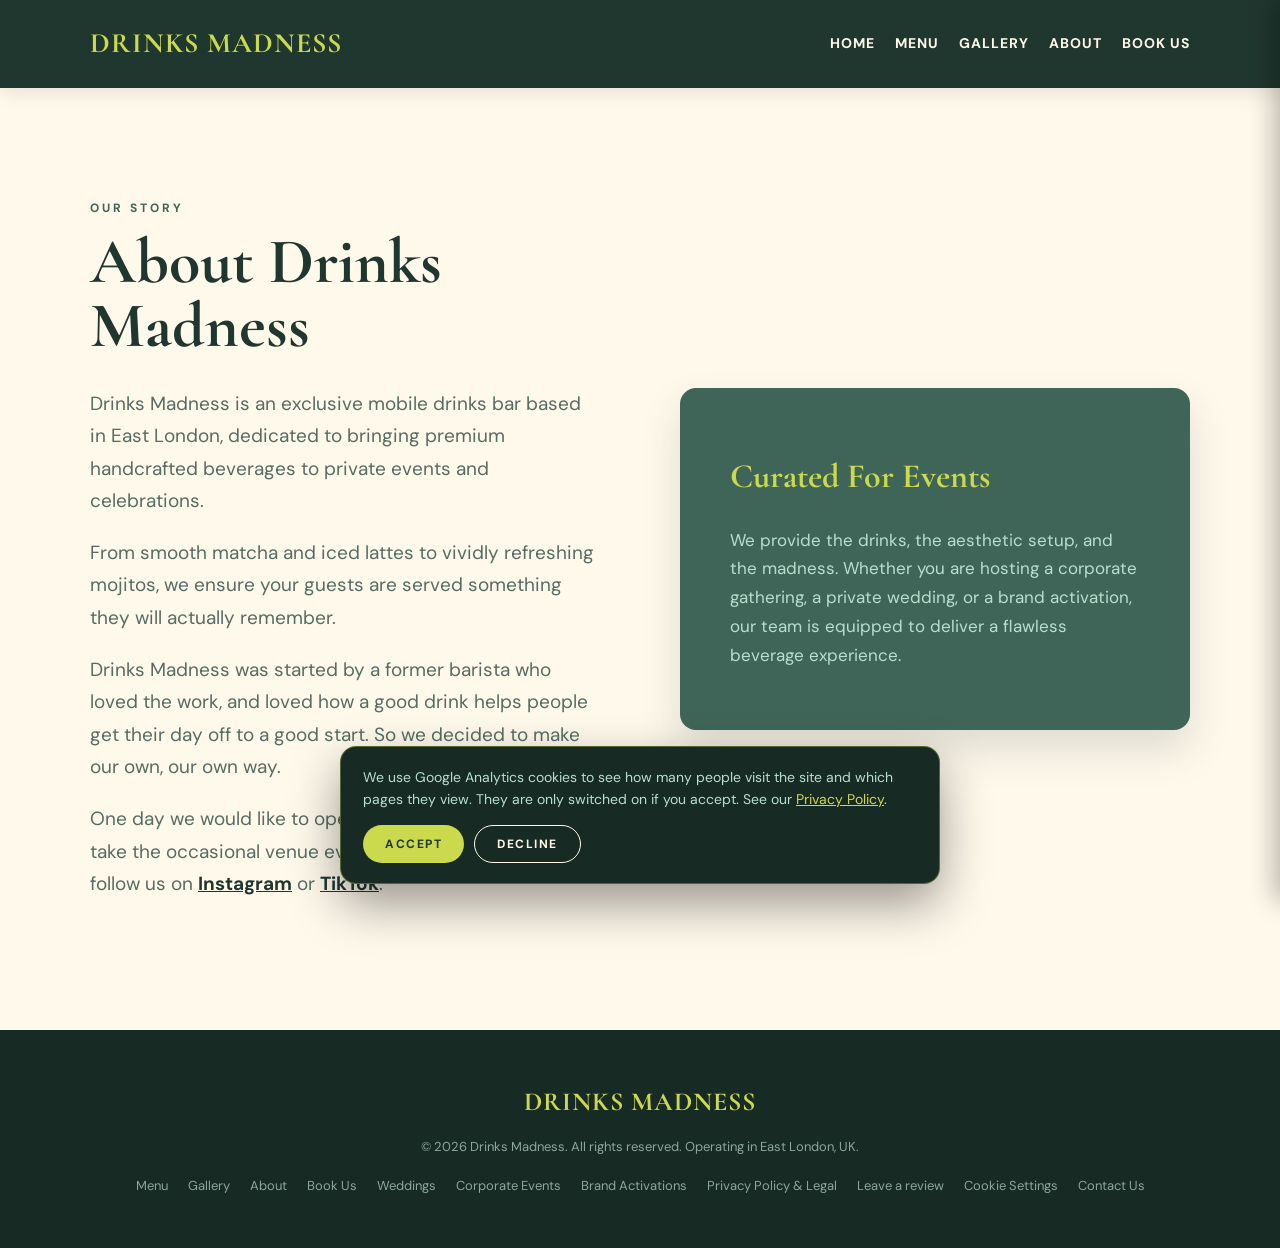
<file: about/index.html>
<!DOCTYPE html>
<html lang="en">
<head>
<meta charset="UTF-8">
<title>About Drinks Madness | East London Mobile Drinks Bar</title>
<meta name="description" content="Drinks Madness was started by a former barista in East London. Meet the mobile drinks bar serving matcha, iced lattes and mojitos at events.">
<link rel="canonical" href="https://www.drinksmadness.com/about/">
<meta property="og:type" content="website">
<meta property="og:site_name" content="Drinks Madness">
<meta property="og:title" content="About Drinks Madness | East London Mobile Drinks Bar">
<meta property="og:description" content="Drinks Madness was started by a former barista in East London. Meet the mobile drinks bar serving matcha, iced lattes and mojitos at events.">
<meta property="og:url" content="https://www.drinksmadness.com/about/">
<meta property="og:image" content="https://www.drinksmadness.com/favicon.png.jpg">
<meta name="twitter:card" content="summary">
<meta name="viewport" content="width=device-width, initial-scale=1.0">
<meta name="robots" content="index,follow,max-image-preview:large">
<meta name="referrer" content="strict-origin-when-cross-origin">
<meta name="theme-color" content="#20372f">
<link rel="icon" type="image/jpeg" href="/favicon.png.jpg">
<link rel="apple-touch-icon" href="/favicon.png.jpg">
<link rel="preconnect" href="https://fonts.googleapis.com">
<link rel="preconnect" href="https://fonts.gstatic.com" crossorigin>
<link href="https://fonts.googleapis.com/css2?family=Cormorant+Garamond:ital,wght@0,400;0,600;0,700;1,400;1,600&family=DM+Sans:ital,opsz,wght@0,9..40,400;0,9..40,500;0,9..40,700;1,9..40,400&display=swap" rel="stylesheet">
<script type="application/ld+json">
{"@context": "https://schema.org", "@graph": [{"@type": "FoodEstablishment", "@id": "https://www.drinksmadness.com/#business", "name": "Drinks Madness", "description": "Mobile drinks bar based in East London serving matcha, iced lattes and mojitos at weddings, corporate events and celebrations.", "url": "https://www.drinksmadness.com/", "telephone": "+447442453031", "email": "info@drinksmadness.com", "image": "https://www.drinksmadness.com/favicon.png.jpg", "logo": "https://www.drinksmadness.com/favicon.png.jpg", "priceRange": "£3.50-£5.00", "servesCuisine": ["Matcha", "Coffee", "Mojitos"], "address": {"@type": "PostalAddress", "addressLocality": "East London", "addressCountry": "GB"}, "areaServed": [{"@type": "AdministrativeArea", "name": "East London"}, {"@type": "AdministrativeArea", "name": "Tower Hamlets"}, {"@type": "AdministrativeArea", "name": "Hackney"}, {"@type": "AdministrativeArea", "name": "Newham"}], "sameAs": ["https://www.instagram.com/drinksmadness/", "https://www.tiktok.com/@officialdrinksmadness"]}, {"@type": "BreadcrumbList", "itemListElement": [{"@type": "ListItem", "position": 1, "name": "Home", "item": "https://www.drinksmadness.com/"}, {"@type": "ListItem", "position": 2, "name": "About", "item": "https://www.drinksmadness.com/about/"}]}]}
</script>
<link rel="stylesheet" href="/styles.css">
</head>
<body>
<a class="skip" href="#main-content">Skip to main content</a>
<header class="header">
    <div class="container header-inner">
        <a class="logo" href="/" aria-label="Drinks Madness home">DRINKS MADNESS</a>
        <nav class="desktop-nav">
            <a class="nav-btn" href="/">Home</a>
            <a class="nav-btn" href="/menu/">Menu</a>
            <a class="nav-btn" href="/gallery/">Gallery</a>
            <a class="nav-btn" href="/about/">About</a>
            <a class="nav-btn" href="/book/">Book Us</a>
        </nav>
        <button class="hamburger" onclick="openMenu()" aria-label="Open Menu"><span></span><span></span><span></span></button>
    </div>
</header>

<div class="side-menu-overlay" id="sideMenuOverlay" onclick="closeMenu()"></div>

<div class="side-menu" id="sideMenu">
    <button class="close-menu" onclick="closeMenu()" aria-label="Close Menu">&times;</button>
    <nav class="mobile-nav">
        <a class="nav-btn" href="/">Home</a>
        <a class="nav-btn" href="/menu/">Menu</a>
        <a class="nav-btn" href="/gallery/">Gallery</a>
        <a class="nav-btn" href="/about/">About</a>
        <a class="nav-btn" href="/book/">Book Us</a>
        <a class="nav-btn" href="/privacy/" style="color:#b8dfce;font-size:14px;margin-top:10px;">Privacy &amp; Legal</a>
    </nav>
</div>
<main id="main-content" tabindex="-1">

    <div id="page-about" class="page-section active">
        <section class="section about">
            <div class="container about-grid">
                <div class="about-text">
                    <div class="section-heading" style="text-align:left;margin-bottom:30px;">
                        <div class="small">OUR STORY</div>
                        <h1>About Drinks Madness</h1>
                    </div>
                    <p>Drinks Madness is an exclusive mobile drinks bar based in East London, dedicated to bringing premium handcrafted beverages to private events and celebrations.</p>
                    <p>From smooth matcha and iced lattes to vividly refreshing mojitos, we ensure your guests are served something they will actually remember.</p>
                    <p>Drinks Madness was started by a former barista who loved the work, and loved how a good drink helps people get their day off to a good start. So we decided to make our own, our own way.</p>
                    <p>One day we would like to open a shop, and we will still take the occasional venue event. For our latest events, follow us on <a href="https://www.instagram.com/drinksmadness/" target="_blank" rel="noopener noreferrer" style="color:#20372f;font-weight:700;text-decoration:underline">Instagram</a> or <a href="https://www.tiktok.com/@officialdrinksmadness" target="_blank" rel="noopener noreferrer" style="color:#20372f;font-weight:700;text-decoration:underline">TikTok</a>.</p>
                </div>
                <div class="about-box">
                    <h3 style="font-family:'Cormorant Garamond',serif;">Curated For Events</h3>
                    <p>We provide the drinks, the aesthetic setup, and the madness. Whether you are hosting a corporate gathering, a private wedding, or a brand activation, our team is equipped to deliver a flawless beverage experience.</p>
                </div>
            </div>
        </section>
    </div>


</main>

<footer class="footer">
    <div class="container footer-inner">
        <div class="footer-logo logo">DRINKS MADNESS</div>
        <p>© 2026 Drinks Madness. All rights reserved. Operating in East London, UK.</p>
        <div class="footer-links">
            <a href="/menu/">Menu</a>
            <a href="/gallery/">Gallery</a>
            <a href="/about/">About</a>
            <a href="/book/">Book Us</a>
            <a href="/weddings/">Weddings</a>
            <a href="/corporate-events/">Corporate Events</a>
            <a href="/brand-activations/">Brand Activations</a>
            <a href="/privacy/">Privacy Policy &amp; Legal</a>
            <a id="reviewLink" href="#" hidden target="_blank" rel="noopener noreferrer">Leave a review</a>
            <a href="#" onclick="openCookieBanner(); return false;">Cookie Settings</a>
            <a href="mailto:info@drinksmadness.com" target="_blank" rel="noopener noreferrer">Contact Us</a>
        </div>
    </div>
</footer>

<div class="cookie-banner" id="cookieBanner" role="dialog" aria-label="Cookie consent" hidden>
    <p>We use Google Analytics cookies to see how many people visit the site and which pages they view. They are only switched on if you accept. See our <a href="/privacy/">Privacy Policy</a>.</p>
    <div class="cookie-actions">
        <button type="button" class="button button-primary" onclick="setCookieConsent('granted')">ACCEPT</button>
        <button type="button" class="button button-secondary" style="color:#fff9ec;border-color:#fff9ec" onclick="setCookieConsent('denied')">DECLINE</button>
    </div>
</div>
<div class="mobile-bar"><a class="button button-primary" href="/book/" data-track="bar_quote">Request a quote</a><a class="button button-secondary" href="https://wa.me/447442453031" target="_blank" rel="noopener noreferrer" data-track="bar_whatsapp">WhatsApp</a></div>

<script src="/reviews.js"></script>
<script src="/app.js" defer></script>
</body>
</html>
</file>
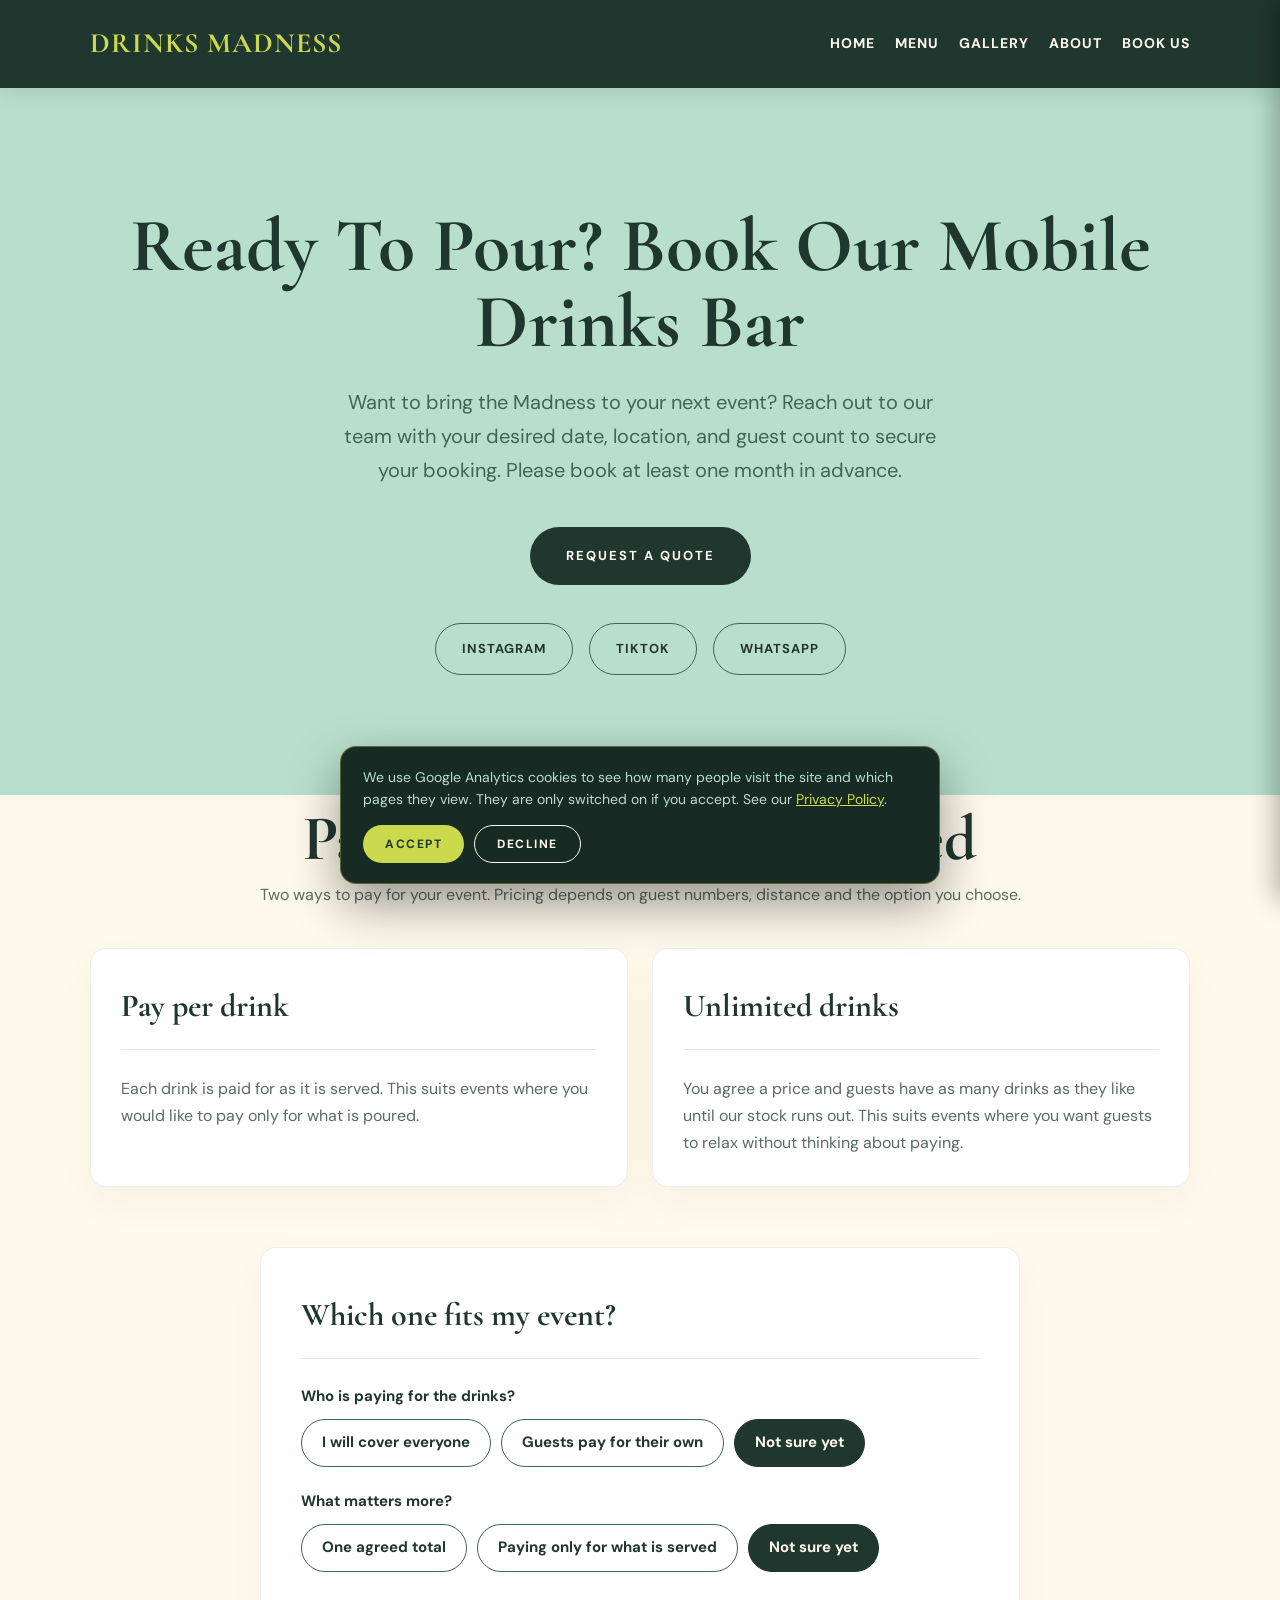
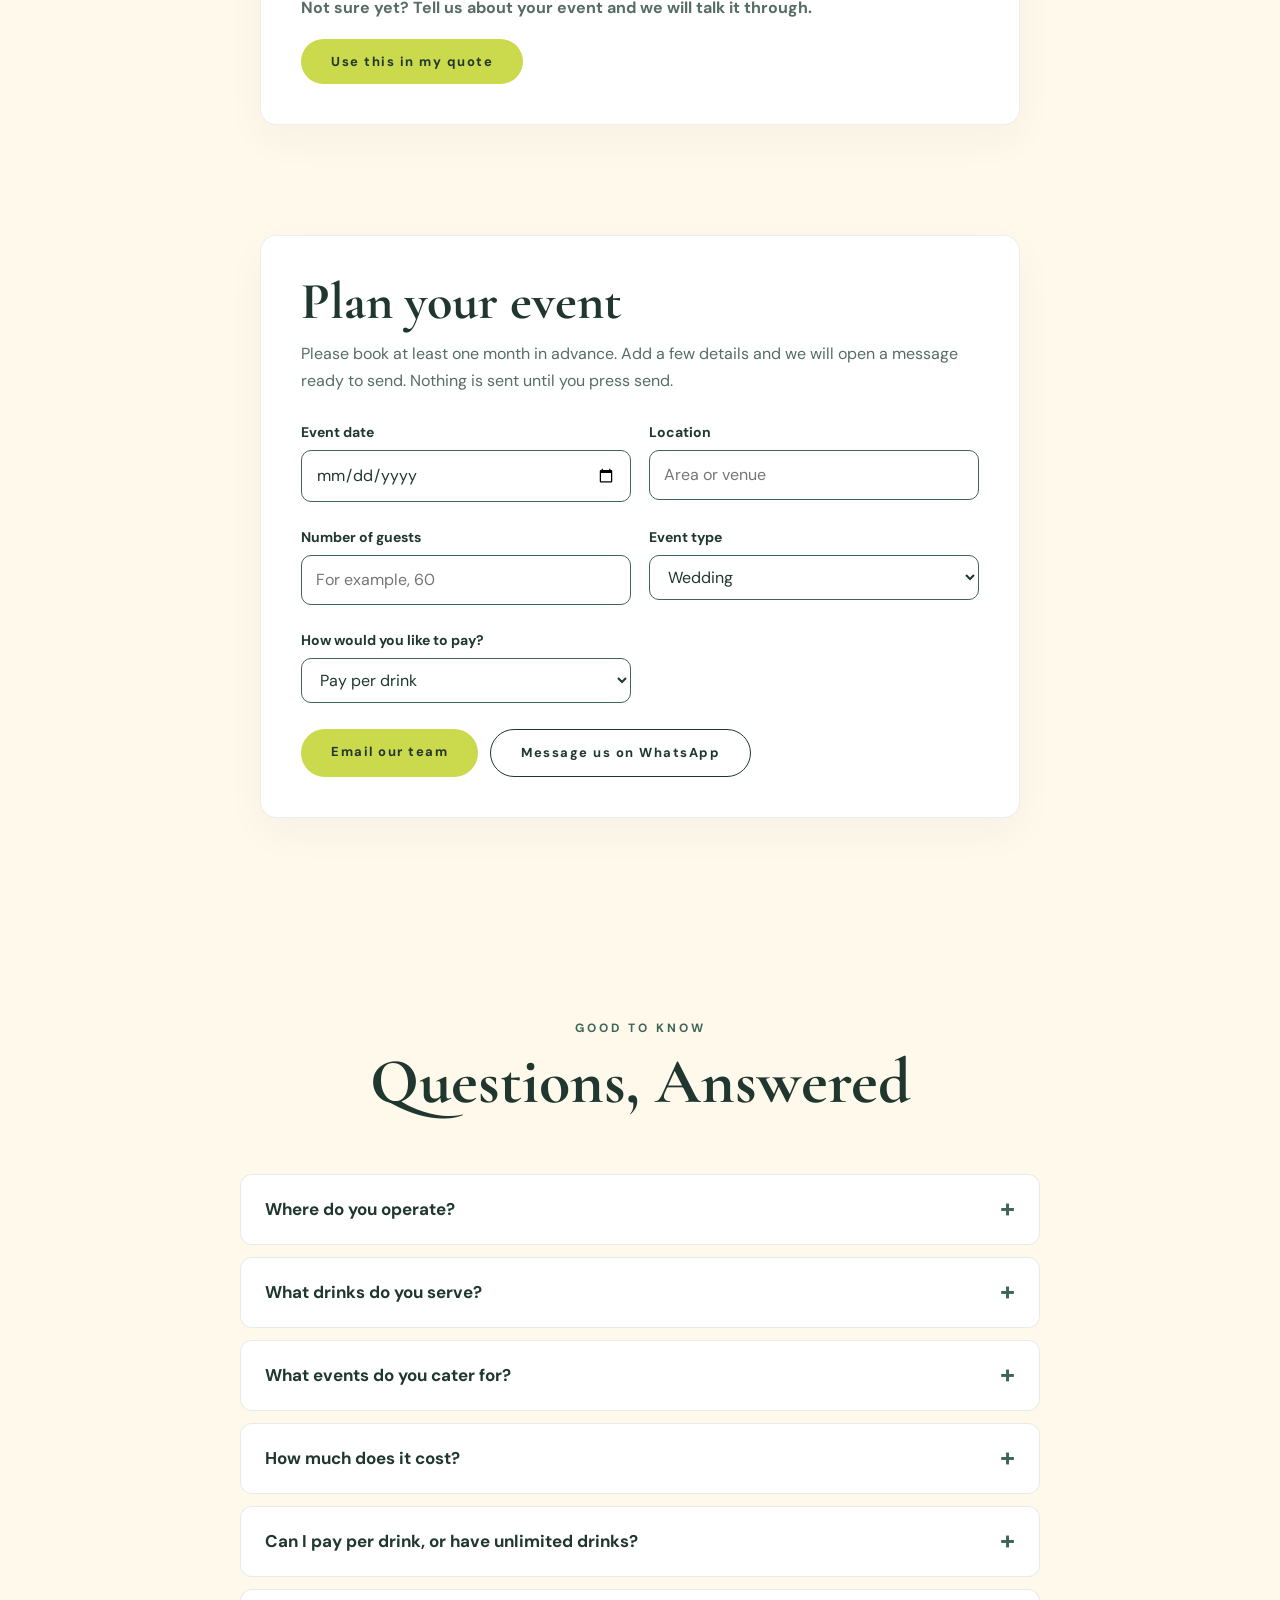
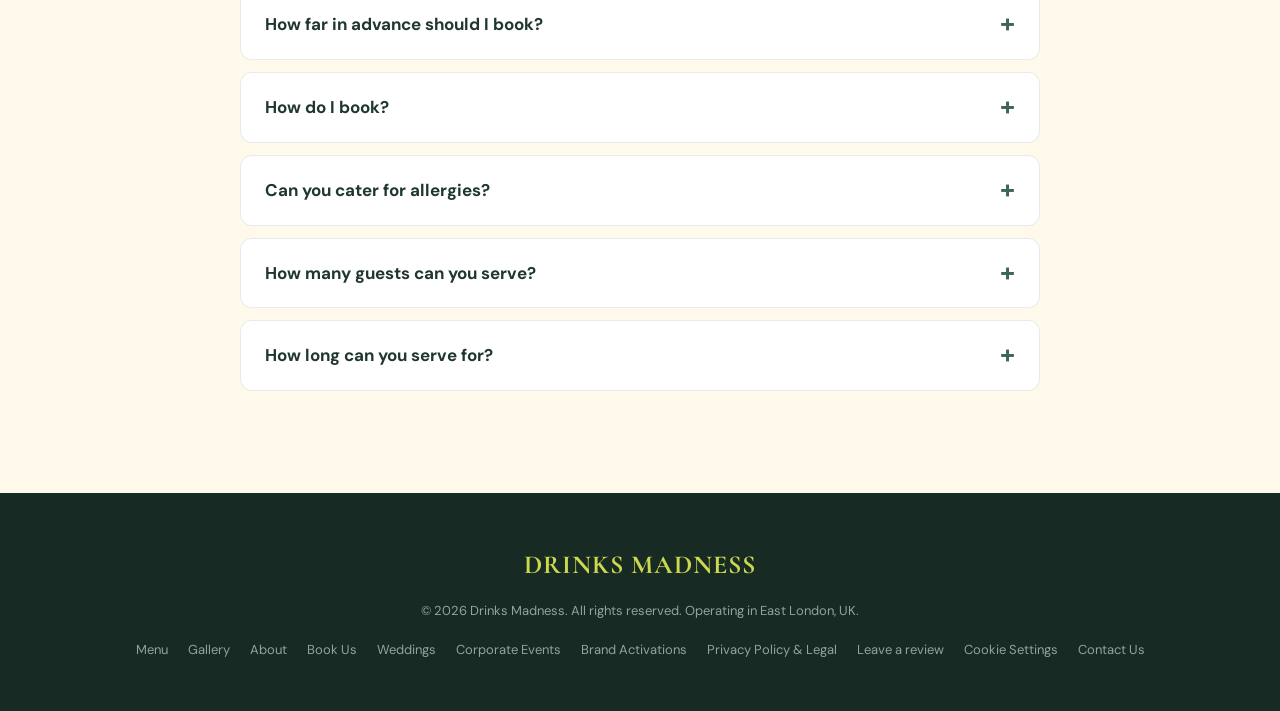
<file: book/index.html>
<!DOCTYPE html>
<html lang="en">
<head>
<meta charset="UTF-8">
<title>Book a Mobile Drinks Bar in East London | Drinks Madness</title>
<meta name="description" content="Request a quote for the Drinks Madness mobile drinks bar in East London, for weddings, corporate events and parties. Please book one month ahead.">
<link rel="canonical" href="https://www.drinksmadness.com/book/">
<meta property="og:type" content="website">
<meta property="og:site_name" content="Drinks Madness">
<meta property="og:title" content="Book a Mobile Drinks Bar in East London | Drinks Madness">
<meta property="og:description" content="Request a quote for the Drinks Madness mobile drinks bar in East London, for weddings, corporate events and parties. Please book one month ahead.">
<meta property="og:url" content="https://www.drinksmadness.com/book/">
<meta property="og:image" content="https://www.drinksmadness.com/favicon.png.jpg">
<meta name="twitter:card" content="summary">
<meta name="viewport" content="width=device-width, initial-scale=1.0">
<meta name="robots" content="index,follow,max-image-preview:large">
<meta name="referrer" content="strict-origin-when-cross-origin">
<meta name="theme-color" content="#20372f">
<link rel="icon" type="image/jpeg" href="/favicon.png.jpg">
<link rel="apple-touch-icon" href="/favicon.png.jpg">
<link rel="preconnect" href="https://fonts.googleapis.com">
<link rel="preconnect" href="https://fonts.gstatic.com" crossorigin>
<link href="https://fonts.googleapis.com/css2?family=Cormorant+Garamond:ital,wght@0,400;0,600;0,700;1,400;1,600&family=DM+Sans:ital,opsz,wght@0,9..40,400;0,9..40,500;0,9..40,700;1,9..40,400&display=swap" rel="stylesheet">
<script type="application/ld+json">
{"@context": "https://schema.org", "@graph": [{"@type": "FoodEstablishment", "@id": "https://www.drinksmadness.com/#business", "name": "Drinks Madness", "description": "Mobile drinks bar based in East London serving matcha, iced lattes and mojitos at weddings, corporate events and celebrations.", "url": "https://www.drinksmadness.com/", "telephone": "+447442453031", "email": "info@drinksmadness.com", "image": "https://www.drinksmadness.com/favicon.png.jpg", "logo": "https://www.drinksmadness.com/favicon.png.jpg", "priceRange": "£3.50-£5.00", "servesCuisine": ["Matcha", "Coffee", "Mojitos"], "address": {"@type": "PostalAddress", "addressLocality": "East London", "addressCountry": "GB"}, "areaServed": [{"@type": "AdministrativeArea", "name": "East London"}, {"@type": "AdministrativeArea", "name": "Tower Hamlets"}, {"@type": "AdministrativeArea", "name": "Hackney"}, {"@type": "AdministrativeArea", "name": "Newham"}], "sameAs": ["https://www.instagram.com/drinksmadness/", "https://www.tiktok.com/@officialdrinksmadness"]}, {"@type": "BreadcrumbList", "itemListElement": [{"@type": "ListItem", "position": 1, "name": "Home", "item": "https://www.drinksmadness.com/"}, {"@type": "ListItem", "position": 2, "name": "Book", "item": "https://www.drinksmadness.com/book/"}]}, {"@type": "FAQPage", "mainEntity": [{"@type": "Question", "name": "Where do you operate?", "acceptedAnswer": {"@type": "Answer", "text": "We cover all of East London, and mostly work in Tower Hamlets, Hackney and Newham. Tell us your event location when you enquire."}}, {"@type": "Question", "name": "What drinks do you serve?", "acceptedAnswer": {"@type": "Answer", "text": "Matcha, iced lattes, Spanish lattes and Matcha Spanish (made with sweetened condensed milk), plus mint and strawberry mojitos. Our menu is alcohol-free."}}, {"@type": "Question", "name": "What events do you cater for?", "acceptedAnswer": {"@type": "Answer", "text": "Weddings, corporate gatherings, brand activations and private celebrations, plus the occasional venue event."}}, {"@type": "Question", "name": "How much does it cost?", "acceptedAnswer": {"@type": "Answer", "text": "Every event is quoted individually. The price depends on the number of guests, how far we have to travel and how you want to pay. Menu prices start at £3.50 per drink, and we are not VAT registered, so no VAT is added."}}, {"@type": "Question", "name": "Can I pay per drink, or have unlimited drinks?", "acceptedAnswer": {"@type": "Answer", "text": "Both are possible. You can pay for each drink, or choose unlimited drinks until our stock runs out. Tell us which you prefer when you enquire."}}, {"@type": "Question", "name": "How far in advance should I book?", "acceptedAnswer": {"@type": "Answer", "text": "Please book at least one month in advance."}}, {"@type": "Question", "name": "How do I book?", "acceptedAnswer": {"@type": "Answer", "text": "Send your date, location and guest count by email (info@drinksmadness.com) or WhatsApp and we will come back to you with a quote."}}, {"@type": "Question", "name": "Can you cater for allergies?", "acceptedAnswer": {"@type": "Answer", "text": "Please tell us about any allergies or dietary requirements when you book. Full ingredient lists for our matcha, lattes and syrups are available on request."}}, {"@type": "Question", "name": "How many guests can you serve?", "acceptedAnswer": {"@type": "Answer", "text": "We can serve a few hundred guests. Tell us roughly how many to expect when you enquire so we can plan for it."}}, {"@type": "Question", "name": "How long can you serve for?", "acceptedAnswer": {"@type": "Answer", "text": "Serving time is flexible, from a couple of hours up to six hours or more if needed. Tell us how long you need when you enquire."}}]}]}
</script>
<link rel="stylesheet" href="/styles.css">
</head>
<body>
<a class="skip" href="#main-content">Skip to main content</a>
<header class="header">
    <div class="container header-inner">
        <a class="logo" href="/" aria-label="Drinks Madness home">DRINKS MADNESS</a>
        <nav class="desktop-nav">
            <a class="nav-btn" href="/">Home</a>
            <a class="nav-btn" href="/menu/">Menu</a>
            <a class="nav-btn" href="/gallery/">Gallery</a>
            <a class="nav-btn" href="/about/">About</a>
            <a class="nav-btn" href="/book/">Book Us</a>
        </nav>
        <button class="hamburger" onclick="openMenu()" aria-label="Open Menu"><span></span><span></span><span></span></button>
    </div>
</header>

<div class="side-menu-overlay" id="sideMenuOverlay" onclick="closeMenu()"></div>

<div class="side-menu" id="sideMenu">
    <button class="close-menu" onclick="closeMenu()" aria-label="Close Menu">&times;</button>
    <nav class="mobile-nav">
        <a class="nav-btn" href="/">Home</a>
        <a class="nav-btn" href="/menu/">Menu</a>
        <a class="nav-btn" href="/gallery/">Gallery</a>
        <a class="nav-btn" href="/about/">About</a>
        <a class="nav-btn" href="/book/">Book Us</a>
        <a class="nav-btn" href="/privacy/" style="color:#b8dfce;font-size:14px;margin-top:10px;">Privacy &amp; Legal</a>
    </nav>
</div>
<main id="main-content" tabindex="-1">

    <div id="page-book" class="page-section active">
        <section class="section booking">
            <div class="container">
                <h1>Ready To Pour? Book Our Mobile Drinks Bar</h1>
                <p>Want to bring the Madness to your next event? Reach out to our team with your desired date, location, and guest count to secure your booking. Please book at least one month in advance.</p>
                <a href="mailto:info@drinksmadness.com?subject=Event%20enquiry%20-%20Drinks%20Madness&body=Hi%20Drinks%20Madness%2C%0A%0AEvent%20date%3A%0ALocation%3A%0AGuest%20count%3A%0AType%20of%20event%3A%0A" data-track="quote_email" target="_blank" rel="noopener noreferrer" class="booking-button">REQUEST A QUOTE</a>
                <div class="social-links">
                    <a href="https://www.instagram.com/drinksmadness/" data-track="instagram" target="_blank" rel="noopener noreferrer" class="social-button">Instagram</a>
                    <a href="https://www.tiktok.com/@officialdrinksmadness" data-track="tiktok" target="_blank" rel="noopener noreferrer" class="social-button">TikTok</a>
                    <a href="https://wa.me/447442453031?text=Hi%20Drinks%20Madness%2C%20I%27d%20like%20a%20quote%20for%20an%20event." data-track="whatsapp" target="_blank" rel="noopener noreferrer" class="social-button">WhatsApp</a>
                </div>
            </div>
        </section>
<section class="section builder" id="pay-options"><div class="container">
<div class="section-heading" style="margin-bottom:40px"><h2>Pay per drink or unlimited</h2><p style="margin-top:10px;color:#566d63">Two ways to pay for your event. Pricing depends on guest numbers, distance and the option you choose.</p></div>
<div class="trio" style="grid-template-columns:repeat(2,minmax(0,1fr))"><div class="menu-card"><h3>Pay per drink</h3><p>Each drink is paid for as it is served. This suits events where you would like to pay only for what is poured.</p></div><div class="menu-card"><h3>Unlimited drinks</h3><p>You agree a price and guests have as many drinks as they like until our stock runs out. This suits events where you want guests to relax without thinking about paying.</p></div></div>
<div class="menu-card quote-card" style="margin-top:10px"><h3>Which one fits my event?</h3>
<fieldset class="pq"><legend>Who is paying for the drinks?</legend><div class="chips"><label class="chip"><input type="radio" name="pq1" value="u"><span>I will cover everyone</span></label><label class="chip"><input type="radio" name="pq1" value="p"><span>Guests pay for their own</span></label><label class="chip"><input type="radio" name="pq1" value="n" checked><span>Not sure yet</span></label></div></fieldset>
<fieldset class="pq"><legend>What matters more?</legend><div class="chips"><label class="chip"><input type="radio" name="pq2" value="u"><span>One agreed total</span></label><label class="chip"><input type="radio" name="pq2" value="p"><span>Paying only for what is served</span></label><label class="chip"><input type="radio" name="pq2" value="n" checked><span>Not sure yet</span></label></div></fieldset>
<p class="pq-result" id="pqResult" aria-live="polite"></p>
<button type="button" class="button button-primary" id="pqUse" data-track="use_pay_choice">Use this in my quote</button></div></div></section>
<section class="section quote" id="plan">
            <div class="container">
                <div class="menu-card quote-card">
                    <h2>Plan your event</h2>
                    <p>Please book at least one month in advance. Add a few details and we will open a message ready to send. Nothing is sent until you press send.</p>
                    <div class="qgrid">
                        <label for="qDate">Event date<input type="date" id="qDate" aria-describedby="qDateErr"><span class="field-error" id="qDateErr" aria-live="polite"></span></label>
                        <label for="qLoc">Location<input type="text" id="qLoc" placeholder="Area or venue" autocomplete="off" aria-describedby="qLocErr"><span class="field-error" id="qLocErr" aria-live="polite"></span></label>
                        <label for="qGuests">Number of guests<input type="number" id="qGuests" min="1" inputmode="numeric" placeholder="For example, 60" aria-describedby="qGuestsErr"><span class="field-error" id="qGuestsErr" aria-live="polite"></span></label>
                        <label for="qType">Event type<select id="qType"><option>Wedding</option><option>Corporate gathering</option><option>Brand activation</option><option>Private celebration</option><option>Something else</option></select></label>
                        <label for="qPay">How would you like to pay?<select id="qPay"><option>Pay per drink</option><option>Unlimited drinks until stock runs out</option><option>Not sure yet</option></select></label>
                    </div>
                    <div class="qactions">
                        <a class="button button-primary" id="qMail" data-track="quote_helper_email" href="mailto:info@drinksmadness.com" target="_blank" rel="noopener noreferrer">Email our team</a>
                        <a class="button button-ghost" id="qWa" data-track="quote_helper_whatsapp" href="https://wa.me/447442453031" target="_blank" rel="noopener noreferrer">Message us on WhatsApp</a>
                    </div>
                </div>
            </div>
        </section>
<section class="faq"><div class="container"><div class="section-heading"><div class="small">GOOD TO KNOW</div><h2>Questions, Answered</h2></div><div class="faq-list"><details><summary>Where do you operate?</summary><p>We cover all of East London, and mostly work in Tower Hamlets, Hackney and Newham. Tell us your event location when you enquire.</p></details><details><summary>What drinks do you serve?</summary><p>Matcha, iced lattes, Spanish lattes and Matcha Spanish (made with sweetened condensed milk), plus mint and strawberry mojitos. Our menu is alcohol-free.</p></details><details><summary>What events do you cater for?</summary><p>Weddings, corporate gatherings, brand activations and private celebrations, plus the occasional venue event.</p></details><details><summary>How much does it cost?</summary><p>Every event is quoted individually. The price depends on the number of guests, how far we have to travel and how you want to pay. Menu prices start at £3.50 per drink, and we are not VAT registered, so no VAT is added.</p></details><details><summary>Can I pay per drink, or have unlimited drinks?</summary><p>Both are possible. You can pay for each drink, or choose unlimited drinks until our stock runs out. Tell us which you prefer when you enquire.</p></details><details><summary>How far in advance should I book?</summary><p>Please book at least one month in advance.</p></details><details><summary>How do I book?</summary><p>Send your date, location and guest count by email (info@drinksmadness.com) or WhatsApp and we will come back to you with a quote.</p></details><details><summary>Can you cater for allergies?</summary><p>Please tell us about any allergies or dietary requirements when you book. Full ingredient lists for our matcha, lattes and syrups are available on request.</p></details><details><summary>How many guests can you serve?</summary><p>We can serve a few hundred guests. Tell us roughly how many to expect when you enquire so we can plan for it.</p></details><details><summary>How long can you serve for?</summary><p>Serving time is flexible, from a couple of hours up to six hours or more if needed. Tell us how long you need when you enquire.</p></details></div></div></section>
    </div>


</main>

<footer class="footer">
    <div class="container footer-inner">
        <div class="footer-logo logo">DRINKS MADNESS</div>
        <p>© 2026 Drinks Madness. All rights reserved. Operating in East London, UK.</p>
        <div class="footer-links">
            <a href="/menu/">Menu</a>
            <a href="/gallery/">Gallery</a>
            <a href="/about/">About</a>
            <a href="/book/">Book Us</a>
            <a href="/weddings/">Weddings</a>
            <a href="/corporate-events/">Corporate Events</a>
            <a href="/brand-activations/">Brand Activations</a>
            <a href="/privacy/">Privacy Policy &amp; Legal</a>
            <a id="reviewLink" href="#" hidden target="_blank" rel="noopener noreferrer">Leave a review</a>
            <a href="#" onclick="openCookieBanner(); return false;">Cookie Settings</a>
            <a href="mailto:info@drinksmadness.com" target="_blank" rel="noopener noreferrer">Contact Us</a>
        </div>
    </div>
</footer>

<div class="cookie-banner" id="cookieBanner" role="dialog" aria-label="Cookie consent" hidden>
    <p>We use Google Analytics cookies to see how many people visit the site and which pages they view. They are only switched on if you accept. See our <a href="/privacy/">Privacy Policy</a>.</p>
    <div class="cookie-actions">
        <button type="button" class="button button-primary" onclick="setCookieConsent('granted')">ACCEPT</button>
        <button type="button" class="button button-secondary" style="color:#fff9ec;border-color:#fff9ec" onclick="setCookieConsent('denied')">DECLINE</button>
    </div>
</div>

<script src="/booked-dates.js"></script>
<script src="/reviews.js"></script>
<script src="/app.js" defer></script>
</body>
</html>
</file>
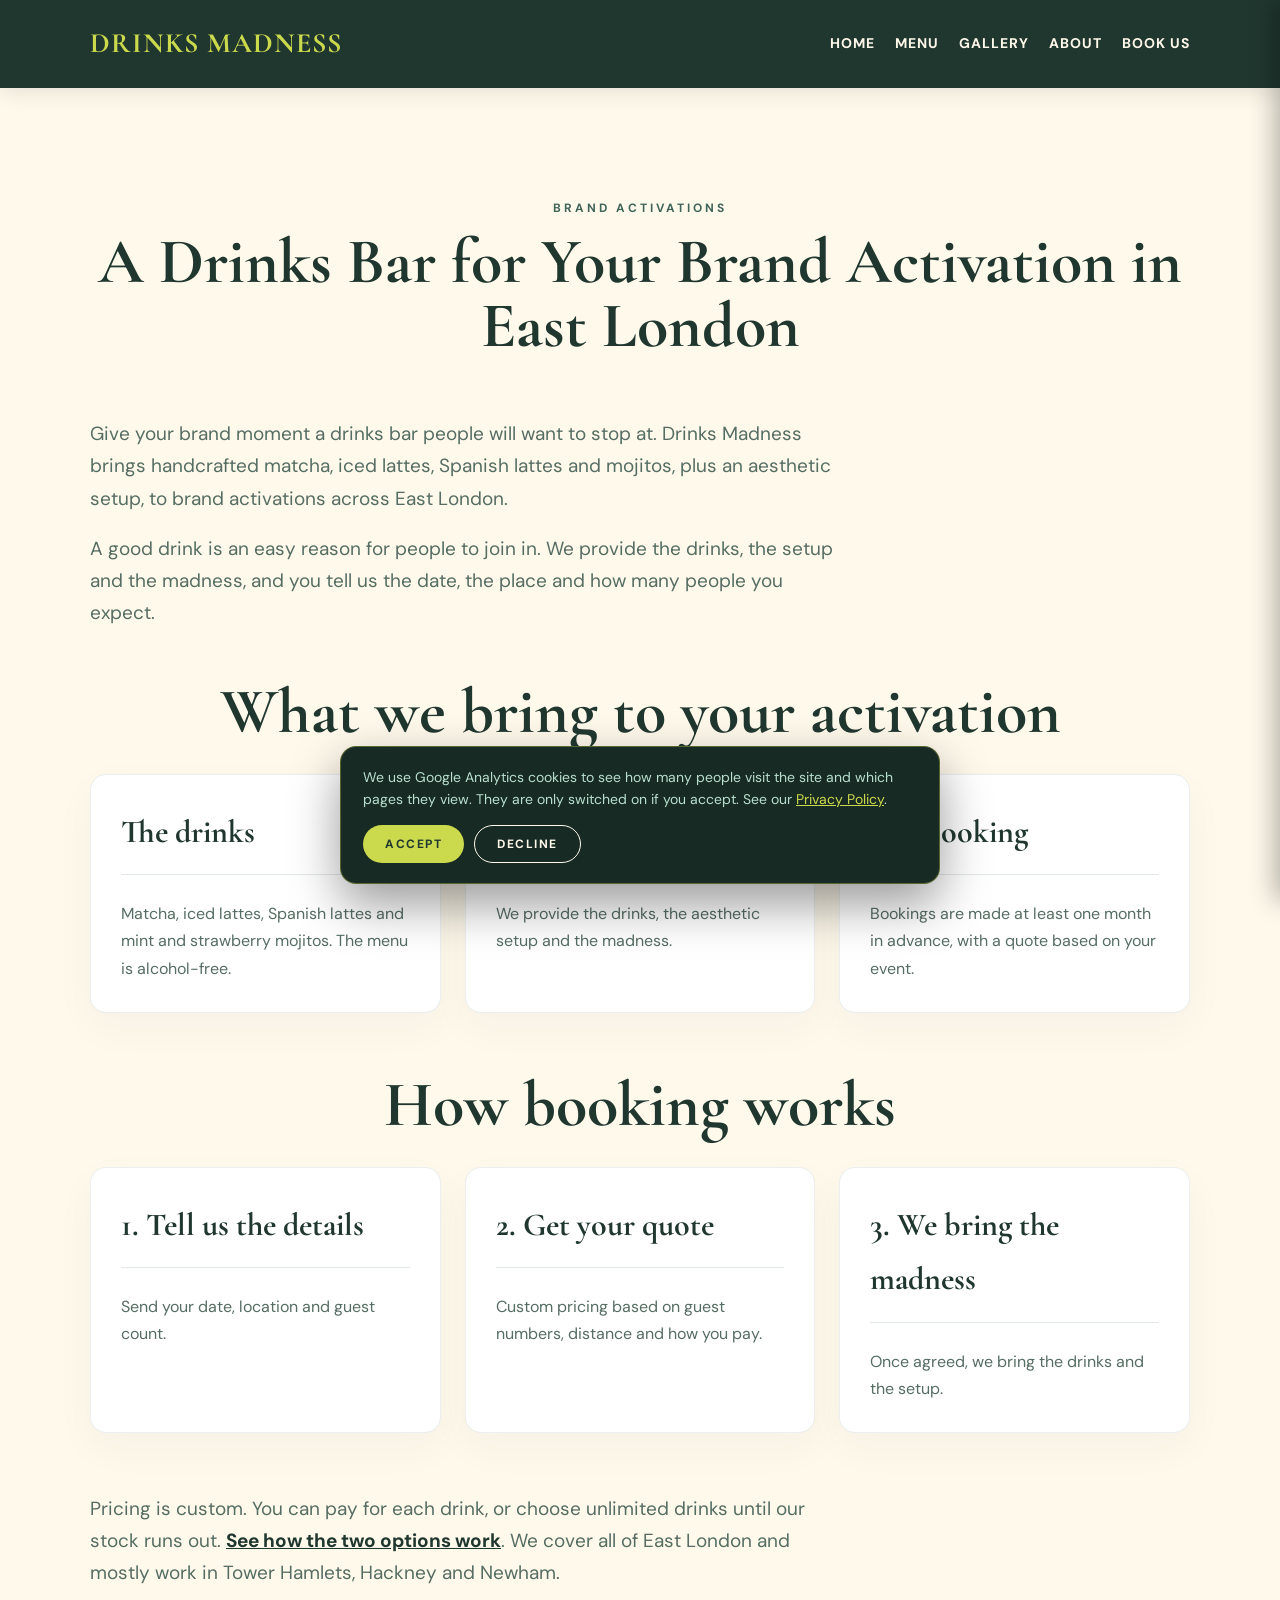
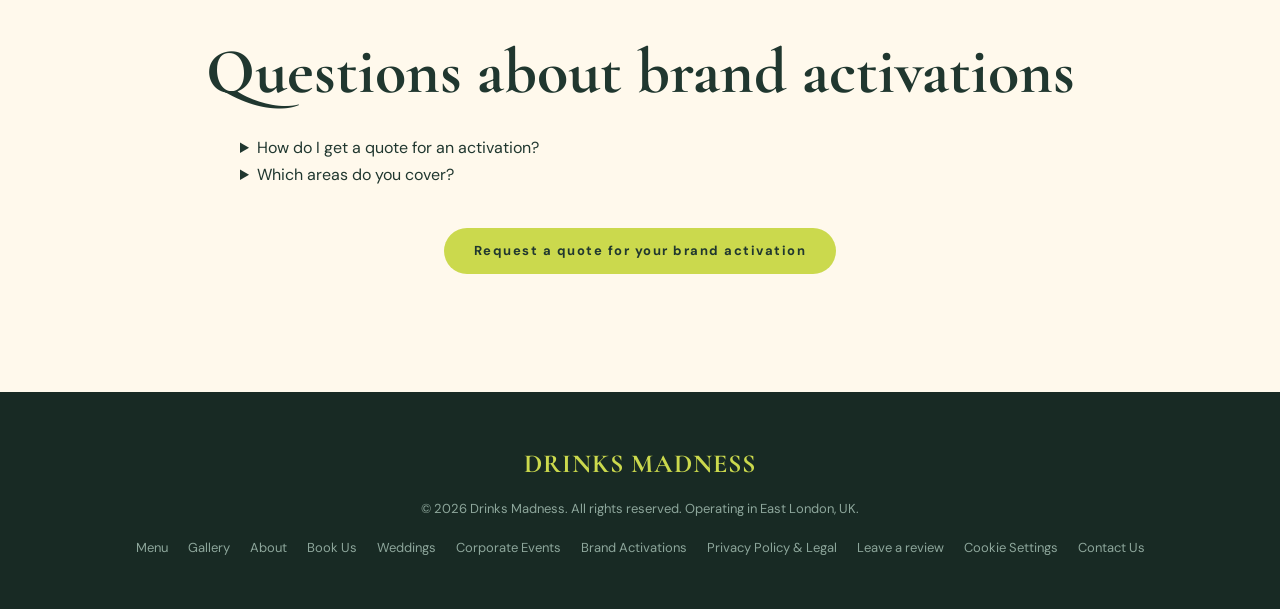
<file: brand-activations/index.html>
<!DOCTYPE html>
<html lang="en">
<head>
<meta charset="UTF-8">
<title>Brand Activation Drinks Bar in East London | Drinks Madness</title>
<meta name="description" content="An eye-catching, handcrafted drinks bar for brand activations in East London. Matcha, iced lattes and mojitos. Request a quote.">
<link rel="canonical" href="https://www.drinksmadness.com/brand-activations/">
<meta property="og:type" content="website">
<meta property="og:site_name" content="Drinks Madness">
<meta property="og:title" content="Brand Activation Drinks Bar in East London | Drinks Madness">
<meta property="og:description" content="An eye-catching, handcrafted drinks bar for brand activations in East London. Matcha, iced lattes and mojitos. Request a quote.">
<meta property="og:url" content="https://www.drinksmadness.com/brand-activations/">
<meta property="og:image" content="https://www.drinksmadness.com/favicon.png.jpg">
<meta name="twitter:card" content="summary">
<meta name="viewport" content="width=device-width, initial-scale=1.0">
<meta name="robots" content="index,follow,max-image-preview:large">
<meta name="referrer" content="strict-origin-when-cross-origin">
<meta name="theme-color" content="#20372f">
<link rel="icon" type="image/jpeg" href="/favicon.png.jpg">
<link rel="apple-touch-icon" href="/favicon.png.jpg">
<link rel="preconnect" href="https://fonts.googleapis.com">
<link rel="preconnect" href="https://fonts.gstatic.com" crossorigin>
<link href="https://fonts.googleapis.com/css2?family=Cormorant+Garamond:ital,wght@0,400;0,600;0,700;1,400;1,600&family=DM+Sans:ital,opsz,wght@0,9..40,400;0,9..40,500;0,9..40,700;1,9..40,400&display=swap" rel="stylesheet">
<script type="application/ld+json">
{"@context": "https://schema.org", "@graph": [{"@type": "WebPage", "@id": "https://www.drinksmadness.com/brand-activations/", "url": "https://www.drinksmadness.com/brand-activations/", "name": "Brand Activation Drinks Bar in East London | Drinks Madness", "isPartOf": {"@id": "https://www.drinksmadness.com/#website"}, "about": {"@id": "https://www.drinksmadness.com/#business"}}, {"@type": "FoodEstablishment", "@id": "https://www.drinksmadness.com/#business", "name": "Drinks Madness", "url": "https://www.drinksmadness.com/"}, {"@type": "BreadcrumbList", "itemListElement": [{"@type": "ListItem", "position": 1, "name": "Home", "item": "https://www.drinksmadness.com/"}, {"@type": "ListItem", "position": 2, "name": "Brand activations", "item": "https://www.drinksmadness.com/brand-activations/"}]}, {"@type": "FAQPage", "mainEntity": [{"@type": "Question", "name": "How do I get a quote for an activation?", "acceptedAnswer": {"@type": "Answer", "text": "Send us your date, location and expected guest count. Pricing is custom, based on guest numbers, distance and whether you pay per drink or go unlimited."}}, {"@type": "Question", "name": "Which areas do you cover?", "acceptedAnswer": {"@type": "Answer", "text": "We cover all of East London and mostly work in Tower Hamlets, Hackney and Newham."}}]}]}
</script>
<link rel="stylesheet" href="/styles.css">
</head>
<body>
<a class="skip" href="#main-content">Skip to main content</a>
<header class="header">
    <div class="container header-inner">
        <a class="logo" href="/" aria-label="Drinks Madness home">DRINKS MADNESS</a>
        <nav class="desktop-nav">
            <a class="nav-btn" href="/">Home</a>
            <a class="nav-btn" href="/menu/">Menu</a>
            <a class="nav-btn" href="/gallery/">Gallery</a>
            <a class="nav-btn" href="/about/">About</a>
            <a class="nav-btn" href="/book/">Book Us</a>
        </nav>
        <button class="hamburger" onclick="openMenu()" aria-label="Open Menu"><span></span><span></span><span></span></button>
    </div>
</header>

<div class="side-menu-overlay" id="sideMenuOverlay" onclick="closeMenu()"></div>

<div class="side-menu" id="sideMenu">
    <button class="close-menu" onclick="closeMenu()" aria-label="Close Menu">&times;</button>
    <nav class="mobile-nav">
        <a class="nav-btn" href="/">Home</a>
        <a class="nav-btn" href="/menu/">Menu</a>
        <a class="nav-btn" href="/gallery/">Gallery</a>
        <a class="nav-btn" href="/about/">About</a>
        <a class="nav-btn" href="/book/">Book Us</a>
        <a class="nav-btn" href="/privacy/" style="color:#b8dfce;font-size:14px;margin-top:10px;">Privacy &amp; Legal</a>
    </nav>
</div>
<main id="main-content" tabindex="-1">
<div class="page-section active"><section class="section about"><div class="container">
<div class="section-heading"><div class="small">BRAND ACTIVATIONS</div><h1>A Drinks Bar for Your Brand Activation in East London</h1></div>
<p class="lead">Give your brand moment a drinks bar people will want to stop at. Drinks Madness brings handcrafted matcha, iced lattes, Spanish lattes and mojitos, plus an aesthetic setup, to brand activations across East London.</p><p class="lead">A good drink is an easy reason for people to join in. We provide the drinks, the setup and the madness, and you tell us the date, the place and how many people you expect.</p>
<div class="section-heading" style="margin:50px 0 30px"><h2>What we bring to your activation</h2></div>
<div class="trio"><div class="menu-card"><h3>The drinks</h3><p>Matcha, iced lattes, Spanish lattes and mint and strawberry mojitos. The menu is alcohol-free.</p></div><div class="menu-card"><h3>The setup</h3><p>We provide the drinks, the aesthetic setup and the madness.</p></div><div class="menu-card"><h3>The booking</h3><p>Bookings are made at least one month in advance, with a quote based on your event.</p></div></div>
<div class="section-heading" style="margin:20px 0 30px"><h2>How booking works</h2></div>
<div class="trio"><div class="menu-card"><h3>1. Tell us the details</h3><p>Send your date, location and guest count.</p></div><div class="menu-card"><h3>2. Get your quote</h3><p>Custom pricing based on guest numbers, distance and how you pay.</p></div><div class="menu-card"><h3>3. We bring the madness</h3><p>Once agreed, we bring the drinks and the setup.</p></div></div>
<p class="lead">Pricing is custom. You can pay for each drink, or choose unlimited drinks until our stock runs out. <a href="/book/#pay-options">See how the two options work</a>. We cover all of East London and mostly work in Tower Hamlets, Hackney and Newham.</p>
<div class="section-heading" style="margin:50px 0 30px"><h2>Questions about brand activations</h2></div>
<div class="faq-list"><details><summary>How do I get a quote for an activation?</summary><p>Send us your date, location and expected guest count. Pricing is custom, based on guest numbers, distance and whether you pay per drink or go unlimited.</p></details><details><summary>Which areas do you cover?</summary><p>We cover all of East London and mostly work in Tower Hamlets, Hackney and Newham.</p></details></div>
<div class="center-cta" style="margin-top:40px"><a class="button button-primary" data-track="event_brand-activations_quote" href="/book/?type=Brand%20activation#plan">Request a quote for your brand activation</a></div>
</div></section></div>
</main>

<footer class="footer">
    <div class="container footer-inner">
        <div class="footer-logo logo">DRINKS MADNESS</div>
        <p>© 2026 Drinks Madness. All rights reserved. Operating in East London, UK.</p>
        <div class="footer-links">
            <a href="/menu/">Menu</a>
            <a href="/gallery/">Gallery</a>
            <a href="/about/">About</a>
            <a href="/book/">Book Us</a>
            <a href="/weddings/">Weddings</a>
            <a href="/corporate-events/">Corporate Events</a>
            <a href="/brand-activations/">Brand Activations</a>
            <a href="/privacy/">Privacy Policy &amp; Legal</a>
            <a id="reviewLink" href="#" hidden target="_blank" rel="noopener noreferrer">Leave a review</a>
            <a href="#" onclick="openCookieBanner(); return false;">Cookie Settings</a>
            <a href="mailto:info@drinksmadness.com" target="_blank" rel="noopener noreferrer">Contact Us</a>
        </div>
    </div>
</footer>

<div class="cookie-banner" id="cookieBanner" role="dialog" aria-label="Cookie consent" hidden>
    <p>We use Google Analytics cookies to see how many people visit the site and which pages they view. They are only switched on if you accept. See our <a href="/privacy/">Privacy Policy</a>.</p>
    <div class="cookie-actions">
        <button type="button" class="button button-primary" onclick="setCookieConsent('granted')">ACCEPT</button>
        <button type="button" class="button button-secondary" style="color:#fff9ec;border-color:#fff9ec" onclick="setCookieConsent('denied')">DECLINE</button>
    </div>
</div>

<script src="/reviews.js"></script>
<script src="/app.js" defer></script>
</body>
</html>
</file>
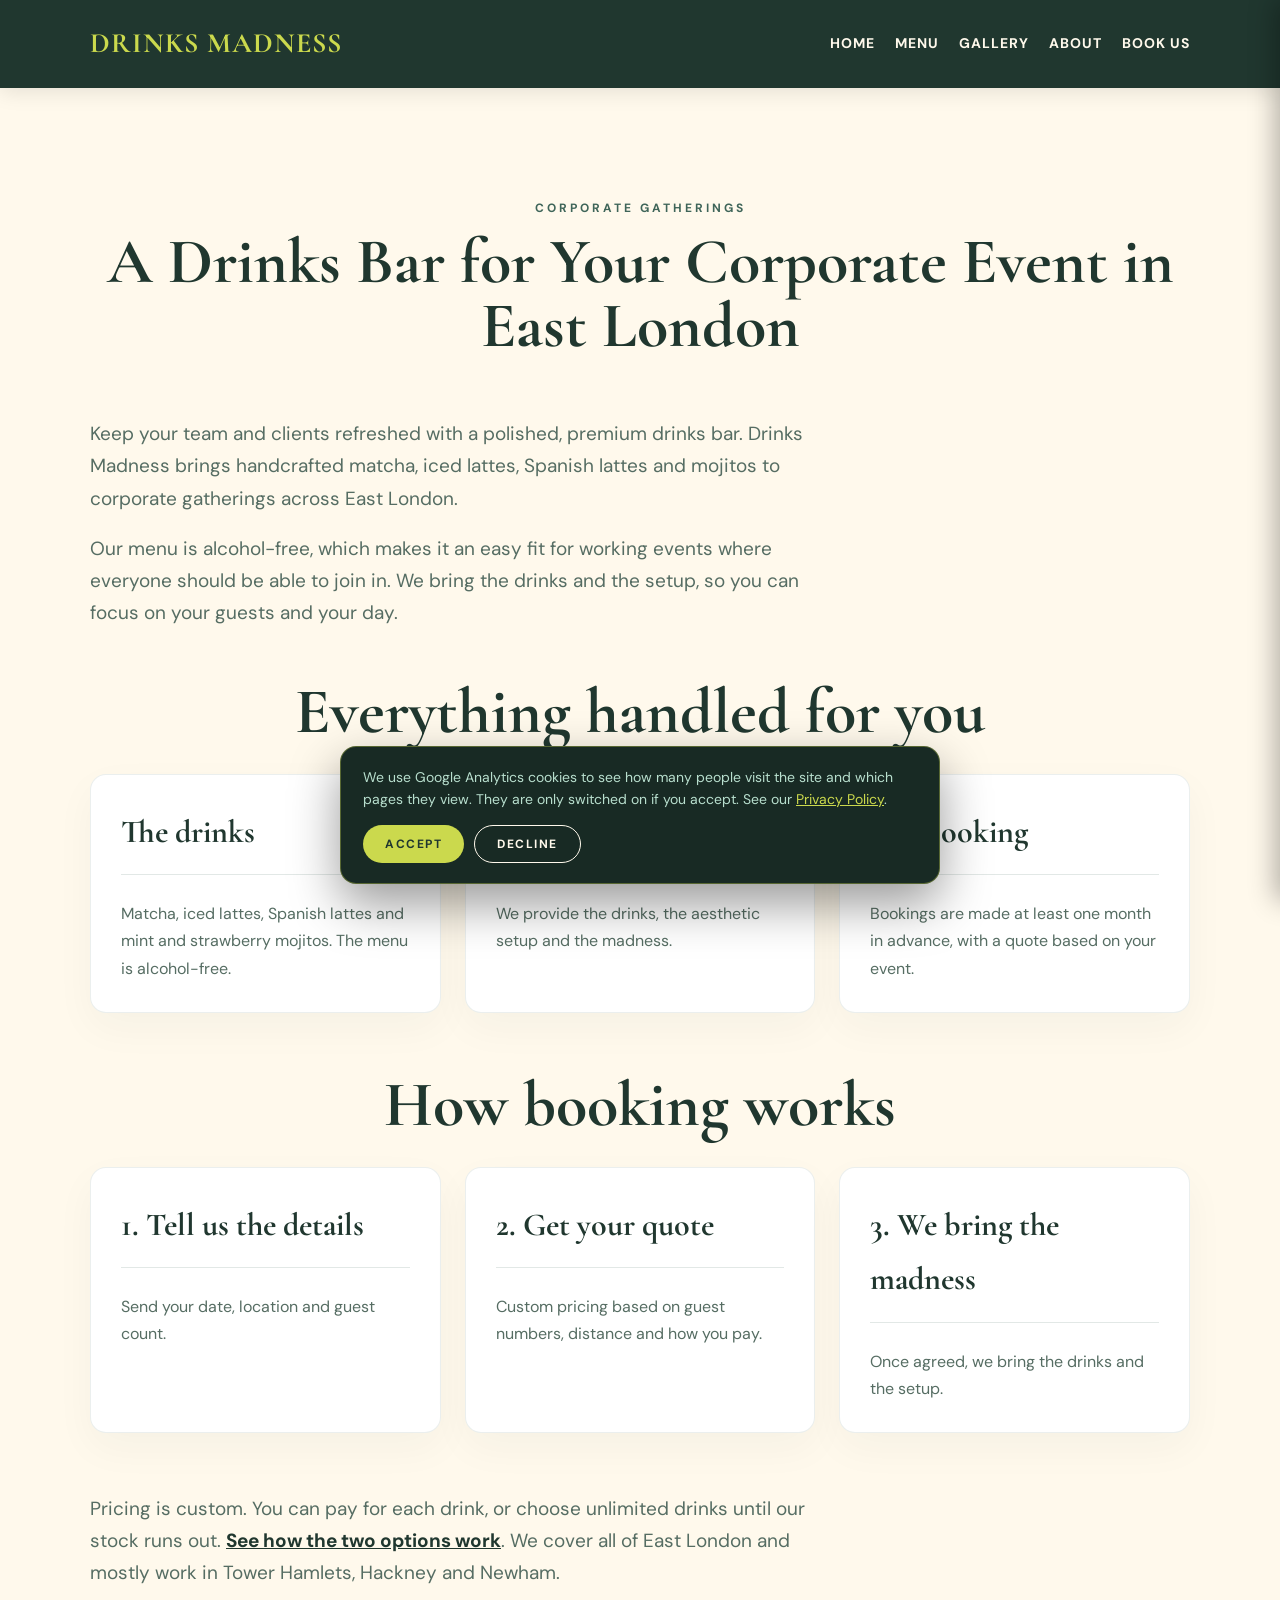
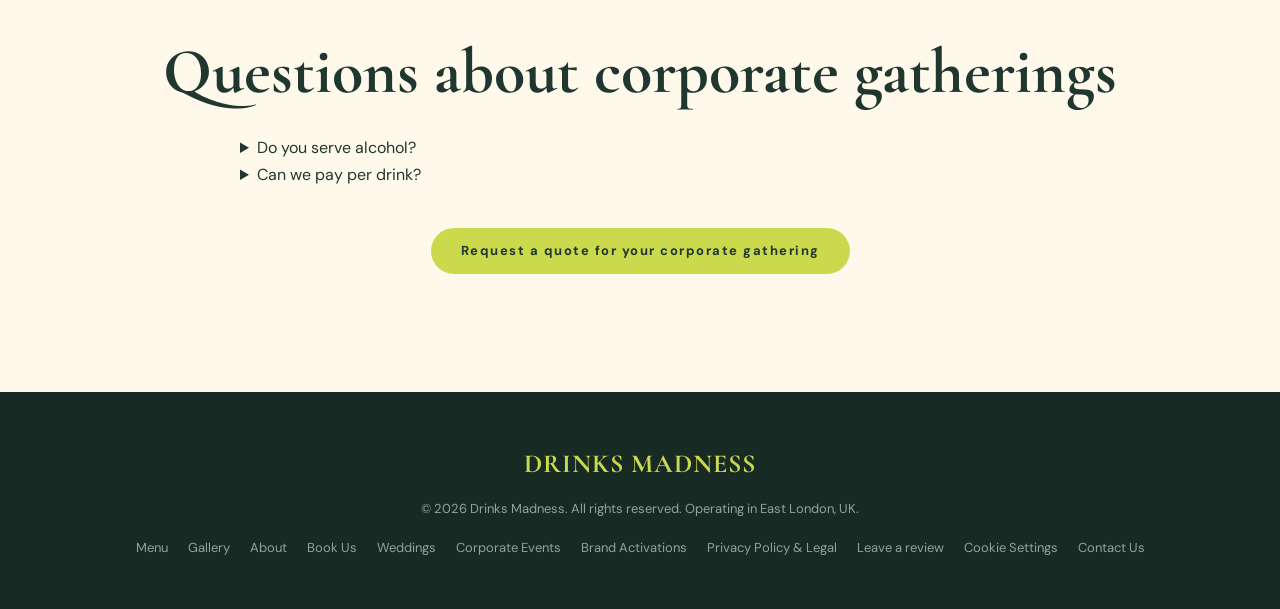
<file: corporate-events/index.html>
<!DOCTYPE html>
<html lang="en">
<head>
<meta charset="UTF-8">
<title>Corporate Event Drinks Bar in East London | Drinks Madness</title>
<meta name="description" content="A premium mobile drinks bar for corporate gatherings in East London. Matcha, iced lattes and mojitos, alcohol-free. Request a quote.">
<link rel="canonical" href="https://www.drinksmadness.com/corporate-events/">
<meta property="og:type" content="website">
<meta property="og:site_name" content="Drinks Madness">
<meta property="og:title" content="Corporate Event Drinks Bar in East London | Drinks Madness">
<meta property="og:description" content="A premium mobile drinks bar for corporate gatherings in East London. Matcha, iced lattes and mojitos, alcohol-free. Request a quote.">
<meta property="og:url" content="https://www.drinksmadness.com/corporate-events/">
<meta property="og:image" content="https://www.drinksmadness.com/favicon.png.jpg">
<meta name="twitter:card" content="summary">
<meta name="viewport" content="width=device-width, initial-scale=1.0">
<meta name="robots" content="index,follow,max-image-preview:large">
<meta name="referrer" content="strict-origin-when-cross-origin">
<meta name="theme-color" content="#20372f">
<link rel="icon" type="image/jpeg" href="/favicon.png.jpg">
<link rel="apple-touch-icon" href="/favicon.png.jpg">
<link rel="preconnect" href="https://fonts.googleapis.com">
<link rel="preconnect" href="https://fonts.gstatic.com" crossorigin>
<link href="https://fonts.googleapis.com/css2?family=Cormorant+Garamond:ital,wght@0,400;0,600;0,700;1,400;1,600&family=DM+Sans:ital,opsz,wght@0,9..40,400;0,9..40,500;0,9..40,700;1,9..40,400&display=swap" rel="stylesheet">
<script type="application/ld+json">
{"@context": "https://schema.org", "@graph": [{"@type": "WebPage", "@id": "https://www.drinksmadness.com/corporate-events/", "url": "https://www.drinksmadness.com/corporate-events/", "name": "Corporate Event Drinks Bar in East London | Drinks Madness", "isPartOf": {"@id": "https://www.drinksmadness.com/#website"}, "about": {"@id": "https://www.drinksmadness.com/#business"}}, {"@type": "FoodEstablishment", "@id": "https://www.drinksmadness.com/#business", "name": "Drinks Madness", "url": "https://www.drinksmadness.com/"}, {"@type": "BreadcrumbList", "itemListElement": [{"@type": "ListItem", "position": 1, "name": "Home", "item": "https://www.drinksmadness.com/"}, {"@type": "ListItem", "position": 2, "name": "Corporate gatherings", "item": "https://www.drinksmadness.com/corporate-events/"}]}, {"@type": "FAQPage", "mainEntity": [{"@type": "Question", "name": "Do you serve alcohol?", "acceptedAnswer": {"@type": "Answer", "text": "No. Our menu is alcohol-free: matcha, iced lattes, Spanish lattes and mint and strawberry mojitos."}}, {"@type": "Question", "name": "Can we pay per drink?", "acceptedAnswer": {"@type": "Answer", "text": "Yes. You can pay for each drink, or choose unlimited drinks until our stock runs out. Pricing also depends on guest numbers and distance, so tell us about your event for a quote."}}]}]}
</script>
<link rel="stylesheet" href="/styles.css">
</head>
<body>
<a class="skip" href="#main-content">Skip to main content</a>
<header class="header">
    <div class="container header-inner">
        <a class="logo" href="/" aria-label="Drinks Madness home">DRINKS MADNESS</a>
        <nav class="desktop-nav">
            <a class="nav-btn" href="/">Home</a>
            <a class="nav-btn" href="/menu/">Menu</a>
            <a class="nav-btn" href="/gallery/">Gallery</a>
            <a class="nav-btn" href="/about/">About</a>
            <a class="nav-btn" href="/book/">Book Us</a>
        </nav>
        <button class="hamburger" onclick="openMenu()" aria-label="Open Menu"><span></span><span></span><span></span></button>
    </div>
</header>

<div class="side-menu-overlay" id="sideMenuOverlay" onclick="closeMenu()"></div>

<div class="side-menu" id="sideMenu">
    <button class="close-menu" onclick="closeMenu()" aria-label="Close Menu">&times;</button>
    <nav class="mobile-nav">
        <a class="nav-btn" href="/">Home</a>
        <a class="nav-btn" href="/menu/">Menu</a>
        <a class="nav-btn" href="/gallery/">Gallery</a>
        <a class="nav-btn" href="/about/">About</a>
        <a class="nav-btn" href="/book/">Book Us</a>
        <a class="nav-btn" href="/privacy/" style="color:#b8dfce;font-size:14px;margin-top:10px;">Privacy &amp; Legal</a>
    </nav>
</div>
<main id="main-content" tabindex="-1">
<div class="page-section active"><section class="section about"><div class="container">
<div class="section-heading"><div class="small">CORPORATE GATHERINGS</div><h1>A Drinks Bar for Your Corporate Event in East London</h1></div>
<p class="lead">Keep your team and clients refreshed with a polished, premium drinks bar. Drinks Madness brings handcrafted matcha, iced lattes, Spanish lattes and mojitos to corporate gatherings across East London.</p><p class="lead">Our menu is alcohol-free, which makes it an easy fit for working events where everyone should be able to join in. We bring the drinks and the setup, so you can focus on your guests and your day.</p>
<div class="section-heading" style="margin:50px 0 30px"><h2>Everything handled for you</h2></div>
<div class="trio"><div class="menu-card"><h3>The drinks</h3><p>Matcha, iced lattes, Spanish lattes and mint and strawberry mojitos. The menu is alcohol-free.</p></div><div class="menu-card"><h3>The setup</h3><p>We provide the drinks, the aesthetic setup and the madness.</p></div><div class="menu-card"><h3>The booking</h3><p>Bookings are made at least one month in advance, with a quote based on your event.</p></div></div>
<div class="section-heading" style="margin:20px 0 30px"><h2>How booking works</h2></div>
<div class="trio"><div class="menu-card"><h3>1. Tell us the details</h3><p>Send your date, location and guest count.</p></div><div class="menu-card"><h3>2. Get your quote</h3><p>Custom pricing based on guest numbers, distance and how you pay.</p></div><div class="menu-card"><h3>3. We bring the madness</h3><p>Once agreed, we bring the drinks and the setup.</p></div></div>
<p class="lead">Pricing is custom. You can pay for each drink, or choose unlimited drinks until our stock runs out. <a href="/book/#pay-options">See how the two options work</a>. We cover all of East London and mostly work in Tower Hamlets, Hackney and Newham.</p>
<div class="section-heading" style="margin:50px 0 30px"><h2>Questions about corporate gatherings</h2></div>
<div class="faq-list"><details><summary>Do you serve alcohol?</summary><p>No. Our menu is alcohol-free: matcha, iced lattes, Spanish lattes and mint and strawberry mojitos.</p></details><details><summary>Can we pay per drink?</summary><p>Yes. You can pay for each drink, or choose unlimited drinks until our stock runs out. Pricing also depends on guest numbers and distance, so tell us about your event for a quote.</p></details></div>
<div class="center-cta" style="margin-top:40px"><a class="button button-primary" data-track="event_corporate-events_quote" href="/book/?type=Corporate%20gathering#plan">Request a quote for your corporate gathering</a></div>
</div></section></div>
</main>

<footer class="footer">
    <div class="container footer-inner">
        <div class="footer-logo logo">DRINKS MADNESS</div>
        <p>© 2026 Drinks Madness. All rights reserved. Operating in East London, UK.</p>
        <div class="footer-links">
            <a href="/menu/">Menu</a>
            <a href="/gallery/">Gallery</a>
            <a href="/about/">About</a>
            <a href="/book/">Book Us</a>
            <a href="/weddings/">Weddings</a>
            <a href="/corporate-events/">Corporate Events</a>
            <a href="/brand-activations/">Brand Activations</a>
            <a href="/privacy/">Privacy Policy &amp; Legal</a>
            <a id="reviewLink" href="#" hidden target="_blank" rel="noopener noreferrer">Leave a review</a>
            <a href="#" onclick="openCookieBanner(); return false;">Cookie Settings</a>
            <a href="mailto:info@drinksmadness.com" target="_blank" rel="noopener noreferrer">Contact Us</a>
        </div>
    </div>
</footer>

<div class="cookie-banner" id="cookieBanner" role="dialog" aria-label="Cookie consent" hidden>
    <p>We use Google Analytics cookies to see how many people visit the site and which pages they view. They are only switched on if you accept. See our <a href="/privacy/">Privacy Policy</a>.</p>
    <div class="cookie-actions">
        <button type="button" class="button button-primary" onclick="setCookieConsent('granted')">ACCEPT</button>
        <button type="button" class="button button-secondary" style="color:#fff9ec;border-color:#fff9ec" onclick="setCookieConsent('denied')">DECLINE</button>
    </div>
</div>

<script src="/reviews.js"></script>
<script src="/app.js" defer></script>
</body>
</html>
</file>
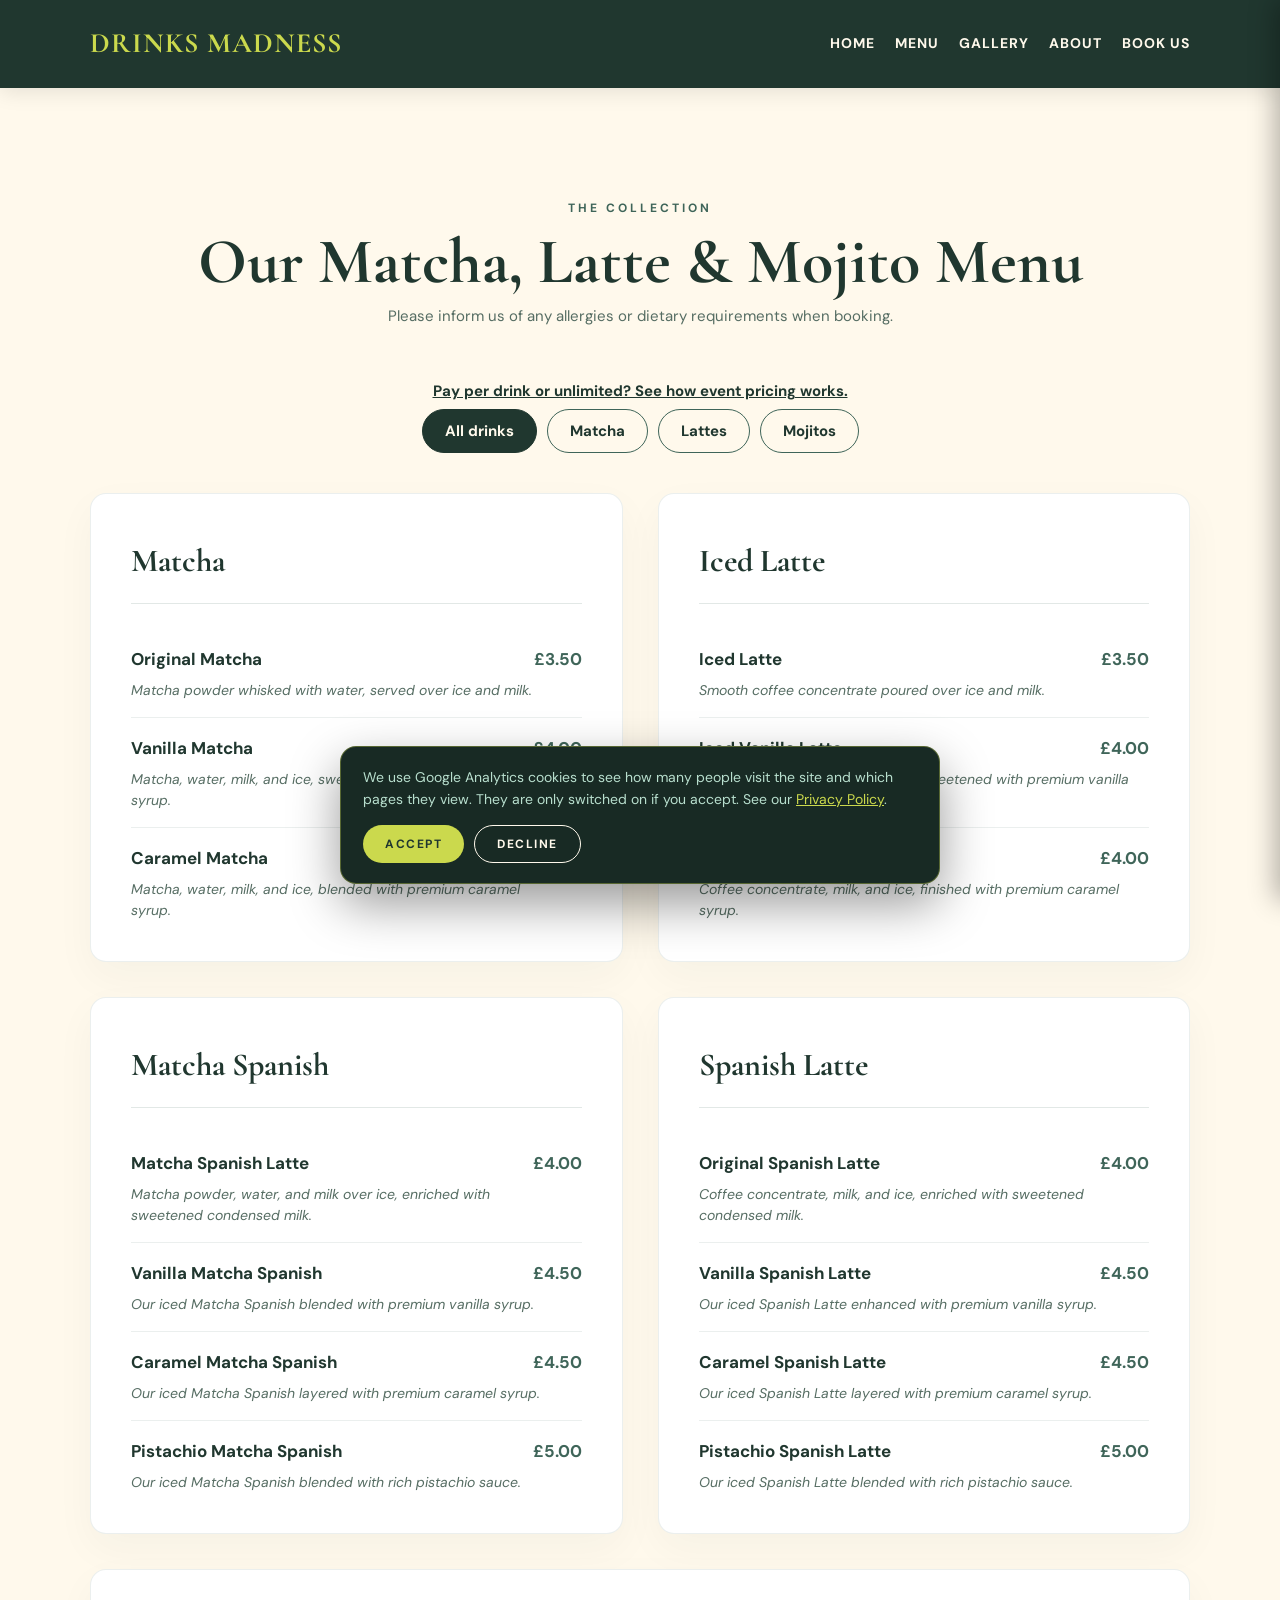
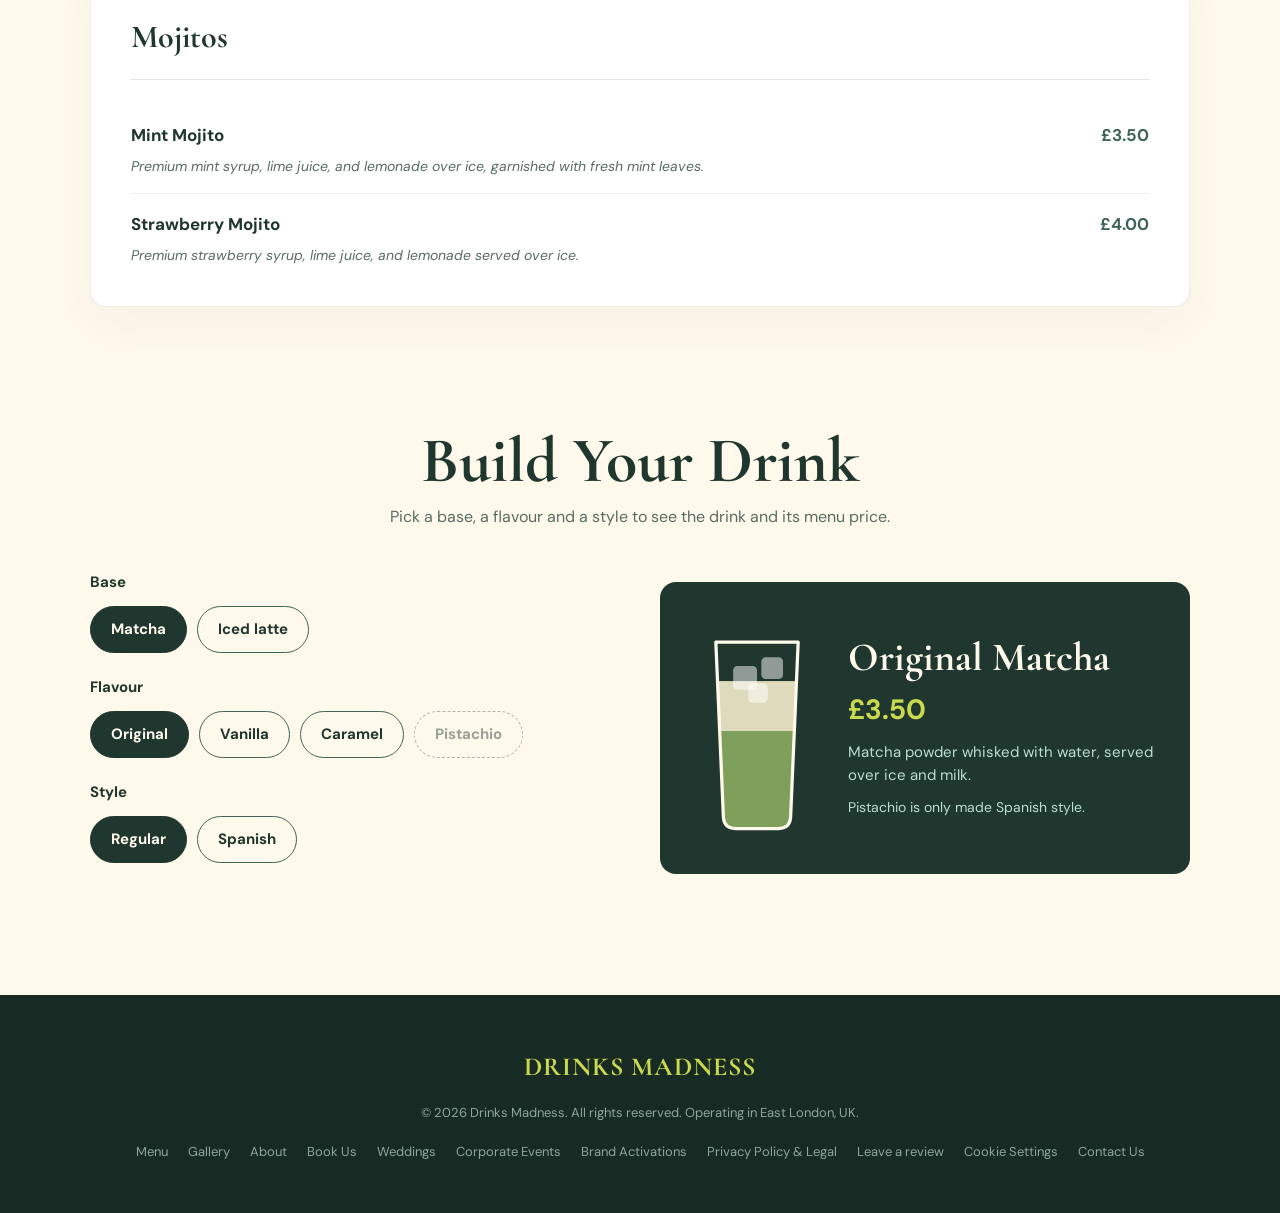
<file: menu/index.html>
<!DOCTYPE html>
<html lang="en">
<head>
<meta charset="UTF-8">
<title>Menu: Matcha, Iced Lattes &amp; Mojitos | Drinks Madness</title>
<meta name="description" content="See the Drinks Madness menu: matcha, iced lattes, Spanish lattes and mint and strawberry mojitos from £3.50. Mobile drinks bar in East London.">
<link rel="canonical" href="https://www.drinksmadness.com/menu/">
<meta property="og:type" content="website">
<meta property="og:site_name" content="Drinks Madness">
<meta property="og:title" content="Menu: Matcha, Iced Lattes &amp; Mojitos | Drinks Madness">
<meta property="og:description" content="See the Drinks Madness menu: matcha, iced lattes, Spanish lattes and mint and strawberry mojitos from £3.50. Mobile drinks bar in East London.">
<meta property="og:url" content="https://www.drinksmadness.com/menu/">
<meta property="og:image" content="https://www.drinksmadness.com/favicon.png.jpg">
<meta name="twitter:card" content="summary">
<meta name="viewport" content="width=device-width, initial-scale=1.0">
<meta name="robots" content="index,follow,max-image-preview:large">
<meta name="referrer" content="strict-origin-when-cross-origin">
<meta name="theme-color" content="#20372f">
<link rel="icon" type="image/jpeg" href="/favicon.png.jpg">
<link rel="apple-touch-icon" href="/favicon.png.jpg">
<link rel="preconnect" href="https://fonts.googleapis.com">
<link rel="preconnect" href="https://fonts.gstatic.com" crossorigin>
<link href="https://fonts.googleapis.com/css2?family=Cormorant+Garamond:ital,wght@0,400;0,600;0,700;1,400;1,600&family=DM+Sans:ital,opsz,wght@0,9..40,400;0,9..40,500;0,9..40,700;1,9..40,400&display=swap" rel="stylesheet">
<script type="application/ld+json">
{"@context": "https://schema.org", "@graph": [{"@type": "FoodEstablishment", "@id": "https://www.drinksmadness.com/#business", "name": "Drinks Madness", "description": "Mobile drinks bar based in East London serving matcha, iced lattes and mojitos at weddings, corporate events and celebrations.", "url": "https://www.drinksmadness.com/", "telephone": "+447442453031", "email": "info@drinksmadness.com", "image": "https://www.drinksmadness.com/favicon.png.jpg", "logo": "https://www.drinksmadness.com/favicon.png.jpg", "priceRange": "£3.50-£5.00", "servesCuisine": ["Matcha", "Coffee", "Mojitos"], "address": {"@type": "PostalAddress", "addressLocality": "East London", "addressCountry": "GB"}, "areaServed": [{"@type": "AdministrativeArea", "name": "East London"}, {"@type": "AdministrativeArea", "name": "Tower Hamlets"}, {"@type": "AdministrativeArea", "name": "Hackney"}, {"@type": "AdministrativeArea", "name": "Newham"}], "sameAs": ["https://www.instagram.com/drinksmadness/", "https://www.tiktok.com/@officialdrinksmadness"]}, {"@type": "BreadcrumbList", "itemListElement": [{"@type": "ListItem", "position": 1, "name": "Home", "item": "https://www.drinksmadness.com/"}, {"@type": "ListItem", "position": 2, "name": "Menu", "item": "https://www.drinksmadness.com/menu/"}]}]}
</script>
<link rel="stylesheet" href="/styles.css">
</head>
<body>
<a class="skip" href="#main-content">Skip to main content</a>
<header class="header">
    <div class="container header-inner">
        <a class="logo" href="/" aria-label="Drinks Madness home">DRINKS MADNESS</a>
        <nav class="desktop-nav">
            <a class="nav-btn" href="/">Home</a>
            <a class="nav-btn" href="/menu/">Menu</a>
            <a class="nav-btn" href="/gallery/">Gallery</a>
            <a class="nav-btn" href="/about/">About</a>
            <a class="nav-btn" href="/book/">Book Us</a>
        </nav>
        <button class="hamburger" onclick="openMenu()" aria-label="Open Menu"><span></span><span></span><span></span></button>
    </div>
</header>

<div class="side-menu-overlay" id="sideMenuOverlay" onclick="closeMenu()"></div>

<div class="side-menu" id="sideMenu">
    <button class="close-menu" onclick="closeMenu()" aria-label="Close Menu">&times;</button>
    <nav class="mobile-nav">
        <a class="nav-btn" href="/">Home</a>
        <a class="nav-btn" href="/menu/">Menu</a>
        <a class="nav-btn" href="/gallery/">Gallery</a>
        <a class="nav-btn" href="/about/">About</a>
        <a class="nav-btn" href="/book/">Book Us</a>
        <a class="nav-btn" href="/privacy/" style="color:#b8dfce;font-size:14px;margin-top:10px;">Privacy &amp; Legal</a>
    </nav>
</div>
<main id="main-content" tabindex="-1">

    <div id="page-menu" class="page-section active">
        <section class="section menu-section">
            <div class="container">
                <div class="section-heading">
                    <div class="small">THE COLLECTION</div>
                    <h1>Our Matcha, Latte &amp; Mojito Menu</h1>
                    <p style="margin-top:10px;font-size:15px;color:#566d63;">Please inform us of any allergies or dietary requirements when booking.</p>
                </div>

                <p class="note-link"><a href="/book/#pay-options">Pay per drink or unlimited? See how event pricing works.</a></p>
                <div class="tabs" role="group" aria-label="Filter the menu">
                    <button type="button" class="tab" data-filter="all" aria-pressed="true">All drinks</button>
                    <button type="button" class="tab" data-filter="matcha" aria-pressed="false">Matcha</button>
                    <button type="button" class="tab" data-filter="latte" aria-pressed="false">Lattes</button>
                    <button type="button" class="tab" data-filter="mojito" aria-pressed="false">Mojitos</button>
                </div>

                <div class="menu-grid">
                    <div class="menu-card">
                        <h3>Matcha</h3>
                        <div class="menu-item"><div class="menu-item-header"><span class="menu-item-name">Original Matcha</span><span class="menu-price">£3.50</span></div><div class="menu-item-desc">Matcha powder whisked with water, served over ice and milk.</div></div>
                        <div class="menu-item"><div class="menu-item-header"><span class="menu-item-name">Vanilla Matcha</span><span class="menu-price">£4.00</span></div><div class="menu-item-desc">Matcha, water, milk, and ice, sweetened with premium vanilla syrup.</div></div>
                        <div class="menu-item"><div class="menu-item-header"><span class="menu-item-name">Caramel Matcha</span><span class="menu-price">£4.00</span></div><div class="menu-item-desc">Matcha, water, milk, and ice, blended with premium caramel syrup.</div></div>
                    </div>

                    <div class="menu-card">
                        <h3>Iced Latte</h3>
                        <div class="menu-item"><div class="menu-item-header"><span class="menu-item-name">Iced Latte</span><span class="menu-price">£3.50</span></div><div class="menu-item-desc">Smooth coffee concentrate poured over ice and milk.</div></div>
                        <div class="menu-item"><div class="menu-item-header"><span class="menu-item-name">Iced Vanilla Latte</span><span class="menu-price">£4.00</span></div><div class="menu-item-desc">Coffee concentrate, milk, and ice, sweetened with premium vanilla syrup.</div></div>
                        <div class="menu-item"><div class="menu-item-header"><span class="menu-item-name">Iced Caramel Latte</span><span class="menu-price">£4.00</span></div><div class="menu-item-desc">Coffee concentrate, milk, and ice, finished with premium caramel syrup.</div></div>
                    </div>

                    <div class="menu-card">
                        <h3>Matcha Spanish</h3>
                        <div class="menu-item"><div class="menu-item-header"><span class="menu-item-name">Matcha Spanish Latte</span><span class="menu-price">£4.00</span></div><div class="menu-item-desc">Matcha powder, water, and milk over ice, enriched with sweetened condensed milk.</div></div>
                        <div class="menu-item"><div class="menu-item-header"><span class="menu-item-name">Vanilla Matcha Spanish</span><span class="menu-price">£4.50</span></div><div class="menu-item-desc">Our iced Matcha Spanish blended with premium vanilla syrup.</div></div>
                        <div class="menu-item"><div class="menu-item-header"><span class="menu-item-name">Caramel Matcha Spanish</span><span class="menu-price">£4.50</span></div><div class="menu-item-desc">Our iced Matcha Spanish layered with premium caramel syrup.</div></div>
                        <div class="menu-item"><div class="menu-item-header"><span class="menu-item-name">Pistachio Matcha Spanish</span><span class="menu-price">£5.00</span></div><div class="menu-item-desc">Our iced Matcha Spanish blended with rich pistachio sauce.</div></div>
                    </div>

                    <div class="menu-card">
                        <h3>Spanish Latte</h3>
                        <div class="menu-item"><div class="menu-item-header"><span class="menu-item-name">Original Spanish Latte</span><span class="menu-price">£4.00</span></div><div class="menu-item-desc">Coffee concentrate, milk, and ice, enriched with sweetened condensed milk.</div></div>
                        <div class="menu-item"><div class="menu-item-header"><span class="menu-item-name">Vanilla Spanish Latte</span><span class="menu-price">£4.50</span></div><div class="menu-item-desc">Our iced Spanish Latte enhanced with premium vanilla syrup.</div></div>
                        <div class="menu-item"><div class="menu-item-header"><span class="menu-item-name">Caramel Spanish Latte</span><span class="menu-price">£4.50</span></div><div class="menu-item-desc">Our iced Spanish Latte layered with premium caramel syrup.</div></div>
                        <div class="menu-item"><div class="menu-item-header"><span class="menu-item-name">Pistachio Spanish Latte</span><span class="menu-price">£5.00</span></div><div class="menu-item-desc">Our iced Spanish Latte blended with rich pistachio sauce.</div></div>
                    </div>

                    <div class="menu-card full">
                        <h3>Mojitos</h3>
                        <div class="menu-item"><div class="menu-item-header"><span class="menu-item-name">Mint Mojito</span><span class="menu-price">£3.50</span></div><div class="menu-item-desc">Premium mint syrup, lime juice, and lemonade over ice, garnished with fresh mint leaves.</div></div>
                        <div class="menu-item"><div class="menu-item-header"><span class="menu-item-name">Strawberry Mojito</span><span class="menu-price">£4.00</span></div><div class="menu-item-desc">Premium strawberry syrup, lime juice, and lemonade served over ice.</div></div>
                    </div>
                </div>
            </div>
        </section>

        <section class="section builder" id="builder">
            <div class="container">
                <div class="section-heading" style="margin-bottom:40px">
                    <h2>Build Your Drink</h2>
                    <p style="margin-top:10px;color:#566d63">Pick a base, a flavour and a style to see the drink and its menu price.</p>
                </div>
                <div class="builder-grid">
                    <div id="builderControls"></div>
                    <div class="result" id="builderResult" aria-live="polite">
                        <svg class="glass" id="glass" viewBox="0 0 120 210" role="img" aria-label="Illustration of your drink"><defs><clipPath id="gc"><path d="M22 26H98L91 188Q90 198 80 198H40Q30 198 29 188Z"/></clipPath></defs><g clip-path="url(#gc)"><rect x="0" y="62" width="120" height="150" class="l-base"/><rect x="0" y="62" width="120" height="46" class="l-top"/><rect x="0" y="108" width="120" height="30" class="l-cream"/><rect x="0" y="168" width="120" height="40" class="l-syrup"/></g><path d="M22 26H98L91 188Q90 198 80 198H40Q30 198 29 188Z" fill="none" stroke="#fff9ec" stroke-width="3" stroke-linejoin="round"/><g class="ice"><rect x="38" y="48" width="22" height="22" rx="4"/><rect x="64" y="40" width="20" height="20" rx="4"/><rect x="52" y="64" width="18" height="18" rx="4"/></g></svg>
                        <div class="r-text"><div class="r-name" id="rName"></div><div class="r-price" id="rPrice"></div><div class="r-desc" id="rDesc"></div><p class="b-note" id="rNote" style="color:#b8dfce;margin-top:10px" hidden>Pistachio is only made Spanish style.</p></div>
                    </div>
                </div>
            </div>
        </section>
    </div>


</main>

<footer class="footer">
    <div class="container footer-inner">
        <div class="footer-logo logo">DRINKS MADNESS</div>
        <p>© 2026 Drinks Madness. All rights reserved. Operating in East London, UK.</p>
        <div class="footer-links">
            <a href="/menu/">Menu</a>
            <a href="/gallery/">Gallery</a>
            <a href="/about/">About</a>
            <a href="/book/">Book Us</a>
            <a href="/weddings/">Weddings</a>
            <a href="/corporate-events/">Corporate Events</a>
            <a href="/brand-activations/">Brand Activations</a>
            <a href="/privacy/">Privacy Policy &amp; Legal</a>
            <a id="reviewLink" href="#" hidden target="_blank" rel="noopener noreferrer">Leave a review</a>
            <a href="#" onclick="openCookieBanner(); return false;">Cookie Settings</a>
            <a href="mailto:info@drinksmadness.com" target="_blank" rel="noopener noreferrer">Contact Us</a>
        </div>
    </div>
</footer>

<div class="cookie-banner" id="cookieBanner" role="dialog" aria-label="Cookie consent" hidden>
    <p>We use Google Analytics cookies to see how many people visit the site and which pages they view. They are only switched on if you accept. See our <a href="/privacy/">Privacy Policy</a>.</p>
    <div class="cookie-actions">
        <button type="button" class="button button-primary" onclick="setCookieConsent('granted')">ACCEPT</button>
        <button type="button" class="button button-secondary" style="color:#fff9ec;border-color:#fff9ec" onclick="setCookieConsent('denied')">DECLINE</button>
    </div>
</div>
<div class="mobile-bar"><a class="button button-primary" href="/book/" data-track="bar_quote">Request a quote</a><a class="button button-secondary" href="https://wa.me/447442453031" target="_blank" rel="noopener noreferrer" data-track="bar_whatsapp">WhatsApp</a></div>

<script src="/reviews.js"></script>
<script src="/app.js" defer></script>
</body>
</html>
</file>
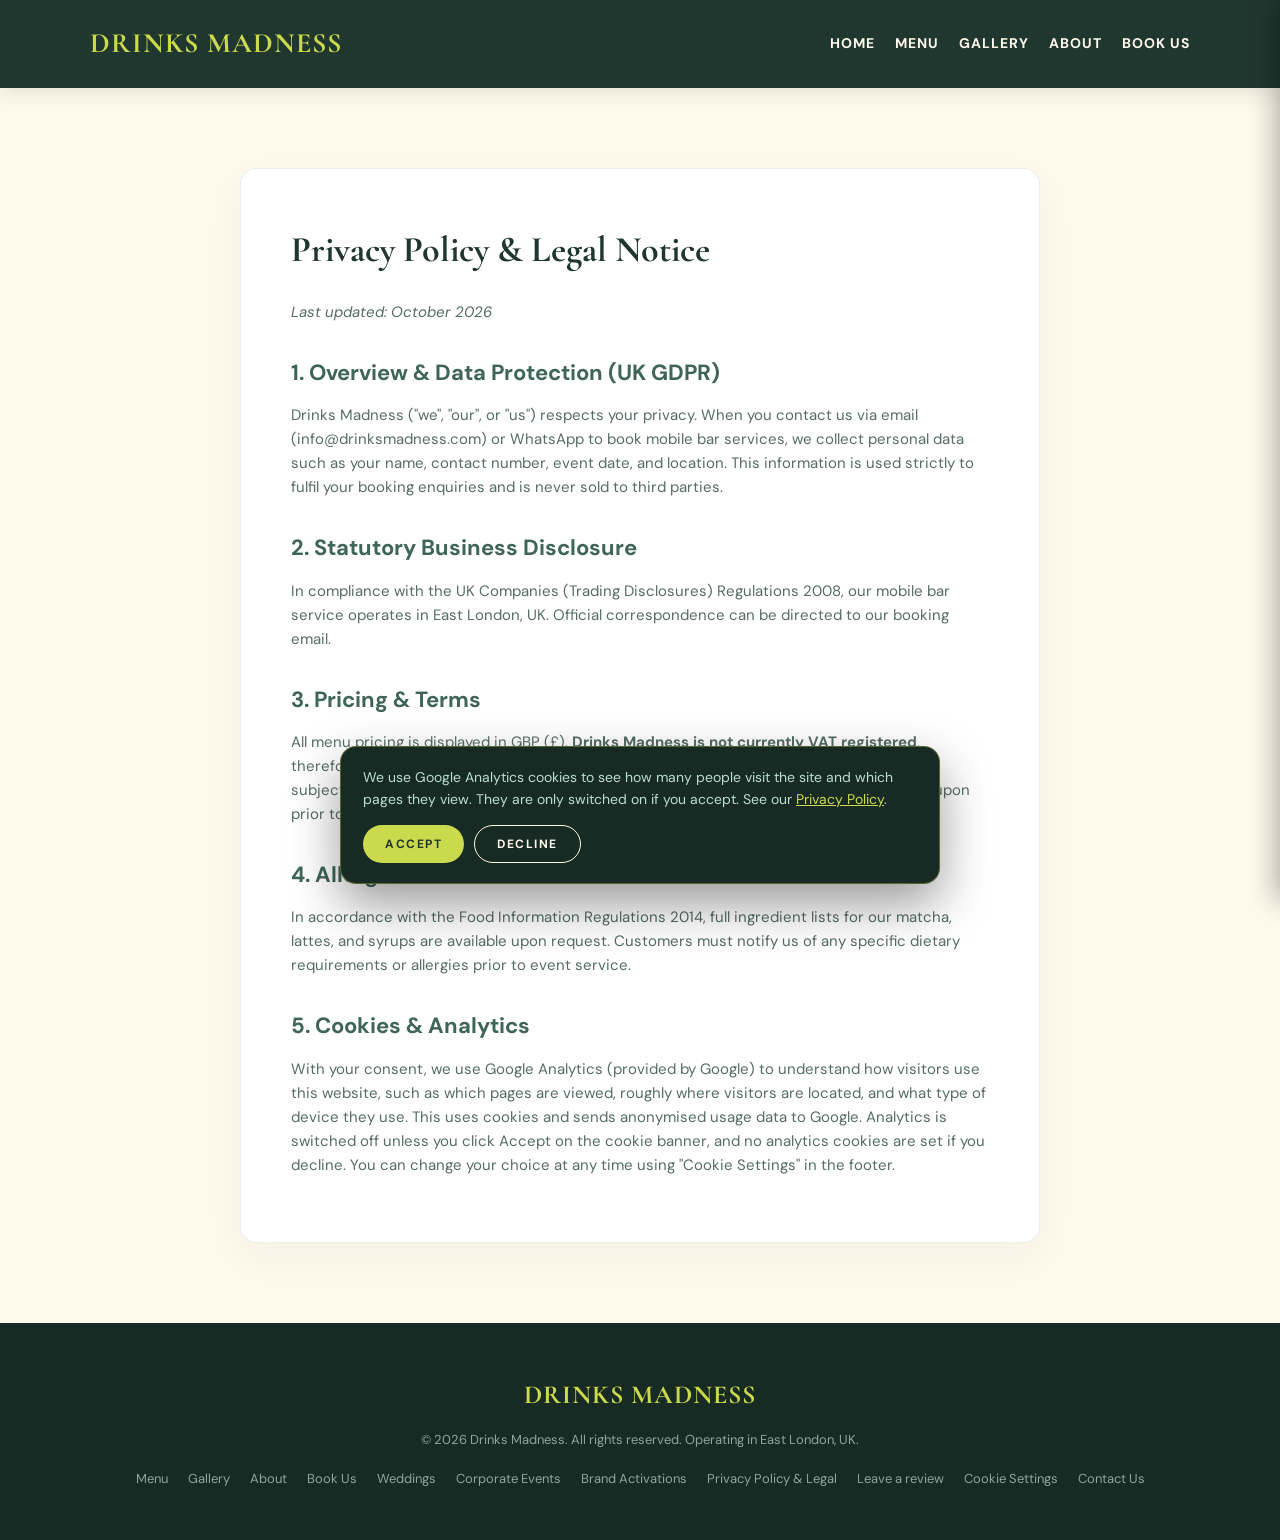
<file: privacy/index.html>
<!DOCTYPE html>
<html lang="en">
<head>
<meta charset="UTF-8">
<title>Privacy Policy &amp; Legal Notice | Drinks Madness</title>
<meta name="description" content="How Drinks Madness handles your data, cookies and booking enquiries.">
<link rel="canonical" href="https://www.drinksmadness.com/privacy/">
<meta property="og:type" content="website">
<meta property="og:site_name" content="Drinks Madness">
<meta property="og:title" content="Privacy Policy &amp; Legal Notice | Drinks Madness">
<meta property="og:description" content="How Drinks Madness handles your data, cookies and booking enquiries.">
<meta property="og:url" content="https://www.drinksmadness.com/privacy/">
<meta property="og:image" content="https://www.drinksmadness.com/favicon.png.jpg">
<meta name="twitter:card" content="summary">
<meta name="viewport" content="width=device-width, initial-scale=1.0">
<meta name="robots" content="index,follow,max-image-preview:large">
<meta name="referrer" content="strict-origin-when-cross-origin">
<meta name="theme-color" content="#20372f">
<link rel="icon" type="image/jpeg" href="/favicon.png.jpg">
<link rel="apple-touch-icon" href="/favicon.png.jpg">
<link rel="preconnect" href="https://fonts.googleapis.com">
<link rel="preconnect" href="https://fonts.gstatic.com" crossorigin>
<link href="https://fonts.googleapis.com/css2?family=Cormorant+Garamond:ital,wght@0,400;0,600;0,700;1,400;1,600&family=DM+Sans:ital,opsz,wght@0,9..40,400;0,9..40,500;0,9..40,700;1,9..40,400&display=swap" rel="stylesheet">
<script type="application/ld+json">
{"@context": "https://schema.org", "@graph": [{"@type": "FoodEstablishment", "@id": "https://www.drinksmadness.com/#business", "name": "Drinks Madness", "description": "Mobile drinks bar based in East London serving matcha, iced lattes and mojitos at weddings, corporate events and celebrations.", "url": "https://www.drinksmadness.com/", "telephone": "+447442453031", "email": "info@drinksmadness.com", "image": "https://www.drinksmadness.com/favicon.png.jpg", "logo": "https://www.drinksmadness.com/favicon.png.jpg", "priceRange": "£3.50-£5.00", "servesCuisine": ["Matcha", "Coffee", "Mojitos"], "address": {"@type": "PostalAddress", "addressLocality": "East London", "addressCountry": "GB"}, "areaServed": [{"@type": "AdministrativeArea", "name": "East London"}, {"@type": "AdministrativeArea", "name": "Tower Hamlets"}, {"@type": "AdministrativeArea", "name": "Hackney"}, {"@type": "AdministrativeArea", "name": "Newham"}], "sameAs": ["https://www.instagram.com/drinksmadness/", "https://www.tiktok.com/@officialdrinksmadness"]}, {"@type": "BreadcrumbList", "itemListElement": [{"@type": "ListItem", "position": 1, "name": "Home", "item": "https://www.drinksmadness.com/"}, {"@type": "ListItem", "position": 2, "name": "Privacy", "item": "https://www.drinksmadness.com/privacy/"}]}]}
</script>
<link rel="stylesheet" href="/styles.css">
</head>
<body>
<a class="skip" href="#main-content">Skip to main content</a>
<header class="header">
    <div class="container header-inner">
        <a class="logo" href="/" aria-label="Drinks Madness home">DRINKS MADNESS</a>
        <nav class="desktop-nav">
            <a class="nav-btn" href="/">Home</a>
            <a class="nav-btn" href="/menu/">Menu</a>
            <a class="nav-btn" href="/gallery/">Gallery</a>
            <a class="nav-btn" href="/about/">About</a>
            <a class="nav-btn" href="/book/">Book Us</a>
        </nav>
        <button class="hamburger" onclick="openMenu()" aria-label="Open Menu"><span></span><span></span><span></span></button>
    </div>
</header>

<div class="side-menu-overlay" id="sideMenuOverlay" onclick="closeMenu()"></div>

<div class="side-menu" id="sideMenu">
    <button class="close-menu" onclick="closeMenu()" aria-label="Close Menu">&times;</button>
    <nav class="mobile-nav">
        <a class="nav-btn" href="/">Home</a>
        <a class="nav-btn" href="/menu/">Menu</a>
        <a class="nav-btn" href="/gallery/">Gallery</a>
        <a class="nav-btn" href="/about/">About</a>
        <a class="nav-btn" href="/book/">Book Us</a>
        <a class="nav-btn" href="/privacy/" style="color:#b8dfce;font-size:14px;margin-top:10px;">Privacy &amp; Legal</a>
    </nav>
</div>
<main id="main-content" tabindex="-1">

    <div id="page-privacy" class="page-section active">
        <section class="legal-page">
            <div class="container">
                <div class="legal-content">
                    <h1>Privacy Policy &amp; Legal Notice</h1>
                    <p><em>Last updated: October 2026</em></p>
                    <h3>1. Overview &amp; Data Protection (UK GDPR)</h3>
                    <p>Drinks Madness ("we", "our", or "us") respects your privacy. When you contact us via email (info@drinksmadness.com) or WhatsApp to book mobile bar services, we collect personal data such as your name, contact number, event date, and location. This information is used strictly to fulfil your booking enquiries and is never sold to third parties.</p>
                    <h3>2. Statutory Business Disclosure</h3>
                    <p>In compliance with the UK Companies (Trading Disclosures) Regulations 2008, our mobile bar service operates in East London, UK. Official correspondence can be directed to our booking email.</p>
                    <h3>3. Pricing &amp; Terms</h3>
                    <p>All menu pricing is displayed in GBP (£). <strong>Drinks Madness is not currently VAT registered</strong>, therefore no VAT is added to your bill or displayed in our pricing. Mobile event bookings are subject to custom quotation based on guest count, location, and minimum spends agreed upon prior to confirmation.</p>
                    <h3>4. Allergen &amp; Food Information</h3>
                    <p>In accordance with the Food Information Regulations 2014, full ingredient lists for our matcha, lattes, and syrups are available upon request. Customers must notify us of any specific dietary requirements or allergies prior to event service.</p>
                    <h3>5. Cookies &amp; Analytics</h3>
                    <p>With your consent, we use Google Analytics (provided by Google) to understand how visitors use this website, such as which pages are viewed, roughly where visitors are located, and what type of device they use. This uses cookies and sends anonymised usage data to Google. Analytics is switched off unless you click Accept on the cookie banner, and no analytics cookies are set if you decline. You can change your choice at any time using "Cookie Settings" in the footer.</p>
                </div>
            </div>
        </section>
    </div>


</main>

<footer class="footer">
    <div class="container footer-inner">
        <div class="footer-logo logo">DRINKS MADNESS</div>
        <p>© 2026 Drinks Madness. All rights reserved. Operating in East London, UK.</p>
        <div class="footer-links">
            <a href="/menu/">Menu</a>
            <a href="/gallery/">Gallery</a>
            <a href="/about/">About</a>
            <a href="/book/">Book Us</a>
            <a href="/weddings/">Weddings</a>
            <a href="/corporate-events/">Corporate Events</a>
            <a href="/brand-activations/">Brand Activations</a>
            <a href="/privacy/">Privacy Policy &amp; Legal</a>
            <a id="reviewLink" href="#" hidden target="_blank" rel="noopener noreferrer">Leave a review</a>
            <a href="#" onclick="openCookieBanner(); return false;">Cookie Settings</a>
            <a href="mailto:info@drinksmadness.com" target="_blank" rel="noopener noreferrer">Contact Us</a>
        </div>
    </div>
</footer>

<div class="cookie-banner" id="cookieBanner" role="dialog" aria-label="Cookie consent" hidden>
    <p>We use Google Analytics cookies to see how many people visit the site and which pages they view. They are only switched on if you accept. See our <a href="/privacy/">Privacy Policy</a>.</p>
    <div class="cookie-actions">
        <button type="button" class="button button-primary" onclick="setCookieConsent('granted')">ACCEPT</button>
        <button type="button" class="button button-secondary" style="color:#fff9ec;border-color:#fff9ec" onclick="setCookieConsent('denied')">DECLINE</button>
    </div>
</div>
<div class="mobile-bar"><a class="button button-primary" href="/book/" data-track="bar_quote">Request a quote</a><a class="button button-secondary" href="https://wa.me/447442453031" target="_blank" rel="noopener noreferrer" data-track="bar_whatsapp">WhatsApp</a></div>

<script src="/reviews.js"></script>
<script src="/app.js" defer></script>
</body>
</html>
</file>
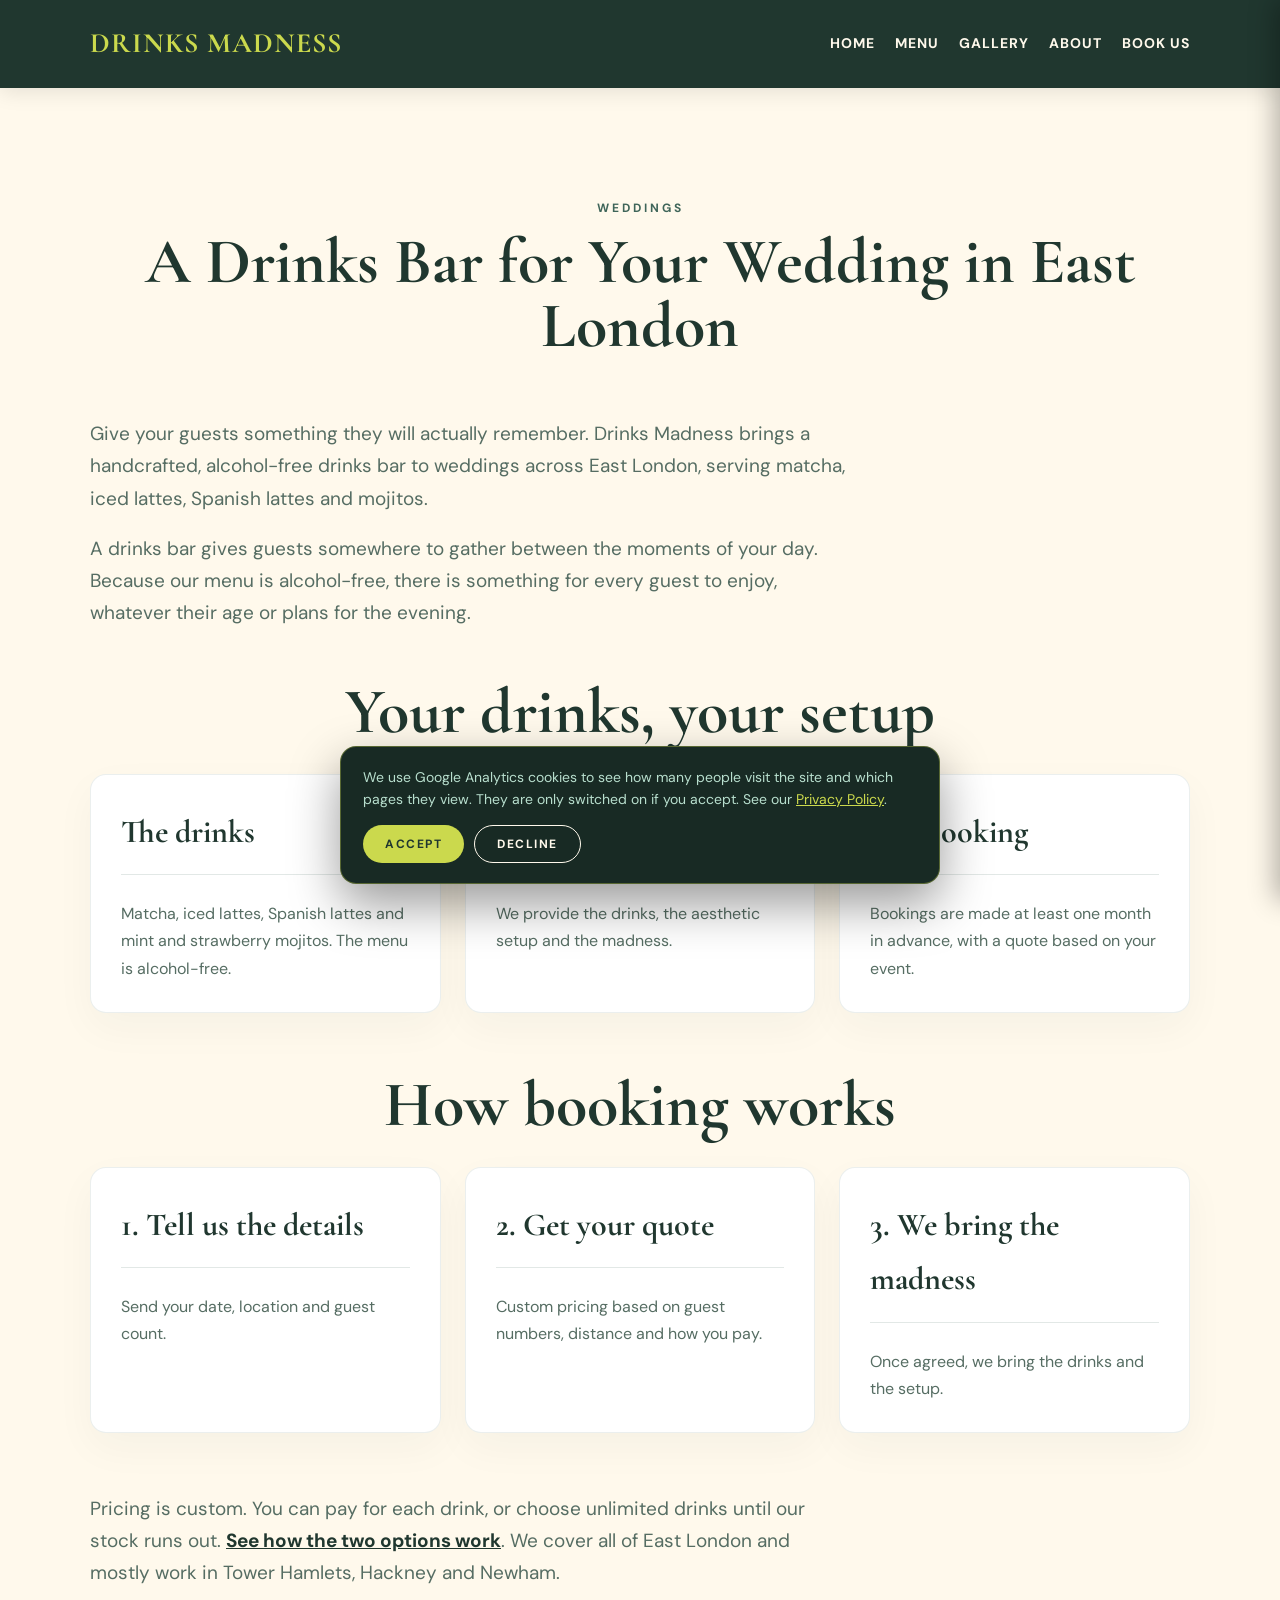
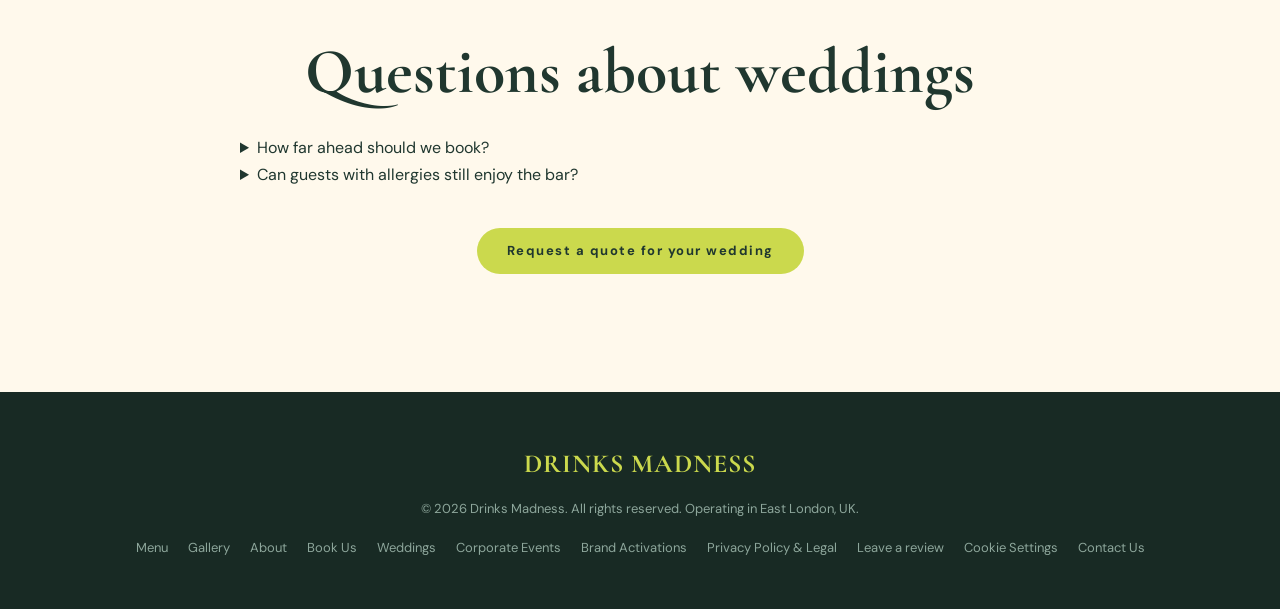
<file: weddings/index.html>
<!DOCTYPE html>
<html lang="en">
<head>
<meta charset="UTF-8">
<title>Wedding Drinks Bar in East London | Drinks Madness</title>
<meta name="description" content="A matcha, iced latte and mojito bar for weddings across East London. Alcohol-free, handcrafted drinks. Book at least a month ahead.">
<link rel="canonical" href="https://www.drinksmadness.com/weddings/">
<meta property="og:type" content="website">
<meta property="og:site_name" content="Drinks Madness">
<meta property="og:title" content="Wedding Drinks Bar in East London | Drinks Madness">
<meta property="og:description" content="A matcha, iced latte and mojito bar for weddings across East London. Alcohol-free, handcrafted drinks. Book at least a month ahead.">
<meta property="og:url" content="https://www.drinksmadness.com/weddings/">
<meta property="og:image" content="https://www.drinksmadness.com/favicon.png.jpg">
<meta name="twitter:card" content="summary">
<meta name="viewport" content="width=device-width, initial-scale=1.0">
<meta name="robots" content="index,follow,max-image-preview:large">
<meta name="referrer" content="strict-origin-when-cross-origin">
<meta name="theme-color" content="#20372f">
<link rel="icon" type="image/jpeg" href="/favicon.png.jpg">
<link rel="apple-touch-icon" href="/favicon.png.jpg">
<link rel="preconnect" href="https://fonts.googleapis.com">
<link rel="preconnect" href="https://fonts.gstatic.com" crossorigin>
<link href="https://fonts.googleapis.com/css2?family=Cormorant+Garamond:ital,wght@0,400;0,600;0,700;1,400;1,600&family=DM+Sans:ital,opsz,wght@0,9..40,400;0,9..40,500;0,9..40,700;1,9..40,400&display=swap" rel="stylesheet">
<script type="application/ld+json">
{"@context": "https://schema.org", "@graph": [{"@type": "WebPage", "@id": "https://www.drinksmadness.com/weddings/", "url": "https://www.drinksmadness.com/weddings/", "name": "Wedding Drinks Bar in East London | Drinks Madness", "isPartOf": {"@id": "https://www.drinksmadness.com/#website"}, "about": {"@id": "https://www.drinksmadness.com/#business"}}, {"@type": "FoodEstablishment", "@id": "https://www.drinksmadness.com/#business", "name": "Drinks Madness", "url": "https://www.drinksmadness.com/"}, {"@type": "BreadcrumbList", "itemListElement": [{"@type": "ListItem", "position": 1, "name": "Home", "item": "https://www.drinksmadness.com/"}, {"@type": "ListItem", "position": 2, "name": "Weddings", "item": "https://www.drinksmadness.com/weddings/"}]}, {"@type": "FAQPage", "mainEntity": [{"@type": "Question", "name": "How far ahead should we book?", "acceptedAnswer": {"@type": "Answer", "text": "Please book at least one month in advance. Send us your date, location and guest count and we will come back with a quote."}}, {"@type": "Question", "name": "Can guests with allergies still enjoy the bar?", "acceptedAnswer": {"@type": "Answer", "text": "Please tell us about any allergies or dietary requirements when you book. Full ingredient lists for our matcha, lattes and syrups are available on request."}}]}]}
</script>
<link rel="stylesheet" href="/styles.css">
</head>
<body>
<a class="skip" href="#main-content">Skip to main content</a>
<header class="header">
    <div class="container header-inner">
        <a class="logo" href="/" aria-label="Drinks Madness home">DRINKS MADNESS</a>
        <nav class="desktop-nav">
            <a class="nav-btn" href="/">Home</a>
            <a class="nav-btn" href="/menu/">Menu</a>
            <a class="nav-btn" href="/gallery/">Gallery</a>
            <a class="nav-btn" href="/about/">About</a>
            <a class="nav-btn" href="/book/">Book Us</a>
        </nav>
        <button class="hamburger" onclick="openMenu()" aria-label="Open Menu"><span></span><span></span><span></span></button>
    </div>
</header>

<div class="side-menu-overlay" id="sideMenuOverlay" onclick="closeMenu()"></div>

<div class="side-menu" id="sideMenu">
    <button class="close-menu" onclick="closeMenu()" aria-label="Close Menu">&times;</button>
    <nav class="mobile-nav">
        <a class="nav-btn" href="/">Home</a>
        <a class="nav-btn" href="/menu/">Menu</a>
        <a class="nav-btn" href="/gallery/">Gallery</a>
        <a class="nav-btn" href="/about/">About</a>
        <a class="nav-btn" href="/book/">Book Us</a>
        <a class="nav-btn" href="/privacy/" style="color:#b8dfce;font-size:14px;margin-top:10px;">Privacy &amp; Legal</a>
    </nav>
</div>
<main id="main-content" tabindex="-1">
<div class="page-section active"><section class="section about"><div class="container">
<div class="section-heading"><div class="small">WEDDINGS</div><h1>A Drinks Bar for Your Wedding in East London</h1></div>
<p class="lead">Give your guests something they will actually remember. Drinks Madness brings a handcrafted, alcohol-free drinks bar to weddings across East London, serving matcha, iced lattes, Spanish lattes and mojitos.</p><p class="lead">A drinks bar gives guests somewhere to gather between the moments of your day. Because our menu is alcohol-free, there is something for every guest to enjoy, whatever their age or plans for the evening.</p>
<div class="section-heading" style="margin:50px 0 30px"><h2>Your drinks, your setup</h2></div>
<div class="trio"><div class="menu-card"><h3>The drinks</h3><p>Matcha, iced lattes, Spanish lattes and mint and strawberry mojitos. The menu is alcohol-free.</p></div><div class="menu-card"><h3>The setup</h3><p>We provide the drinks, the aesthetic setup and the madness.</p></div><div class="menu-card"><h3>The booking</h3><p>Bookings are made at least one month in advance, with a quote based on your event.</p></div></div>
<div class="section-heading" style="margin:20px 0 30px"><h2>How booking works</h2></div>
<div class="trio"><div class="menu-card"><h3>1. Tell us the details</h3><p>Send your date, location and guest count.</p></div><div class="menu-card"><h3>2. Get your quote</h3><p>Custom pricing based on guest numbers, distance and how you pay.</p></div><div class="menu-card"><h3>3. We bring the madness</h3><p>Once agreed, we bring the drinks and the setup.</p></div></div>
<p class="lead">Pricing is custom. You can pay for each drink, or choose unlimited drinks until our stock runs out. <a href="/book/#pay-options">See how the two options work</a>. We cover all of East London and mostly work in Tower Hamlets, Hackney and Newham.</p>
<div class="section-heading" style="margin:50px 0 30px"><h2>Questions about weddings</h2></div>
<div class="faq-list"><details><summary>How far ahead should we book?</summary><p>Please book at least one month in advance. Send us your date, location and guest count and we will come back with a quote.</p></details><details><summary>Can guests with allergies still enjoy the bar?</summary><p>Please tell us about any allergies or dietary requirements when you book. Full ingredient lists for our matcha, lattes and syrups are available on request.</p></details></div>
<div class="center-cta" style="margin-top:40px"><a class="button button-primary" data-track="event_weddings_quote" href="/book/?type=Wedding#plan">Request a quote for your wedding</a></div>
</div></section></div>
</main>

<footer class="footer">
    <div class="container footer-inner">
        <div class="footer-logo logo">DRINKS MADNESS</div>
        <p>© 2026 Drinks Madness. All rights reserved. Operating in East London, UK.</p>
        <div class="footer-links">
            <a href="/menu/">Menu</a>
            <a href="/gallery/">Gallery</a>
            <a href="/about/">About</a>
            <a href="/book/">Book Us</a>
            <a href="/weddings/">Weddings</a>
            <a href="/corporate-events/">Corporate Events</a>
            <a href="/brand-activations/">Brand Activations</a>
            <a href="/privacy/">Privacy Policy &amp; Legal</a>
            <a id="reviewLink" href="#" hidden target="_blank" rel="noopener noreferrer">Leave a review</a>
            <a href="#" onclick="openCookieBanner(); return false;">Cookie Settings</a>
            <a href="mailto:info@drinksmadness.com" target="_blank" rel="noopener noreferrer">Contact Us</a>
        </div>
    </div>
</footer>

<div class="cookie-banner" id="cookieBanner" role="dialog" aria-label="Cookie consent" hidden>
    <p>We use Google Analytics cookies to see how many people visit the site and which pages they view. They are only switched on if you accept. See our <a href="/privacy/">Privacy Policy</a>.</p>
    <div class="cookie-actions">
        <button type="button" class="button button-primary" onclick="setCookieConsent('granted')">ACCEPT</button>
        <button type="button" class="button button-secondary" style="color:#fff9ec;border-color:#fff9ec" onclick="setCookieConsent('denied')">DECLINE</button>
    </div>
</div>

<script src="/reviews.js"></script>
<script src="/app.js" defer></script>
</body>
</html>
</file>
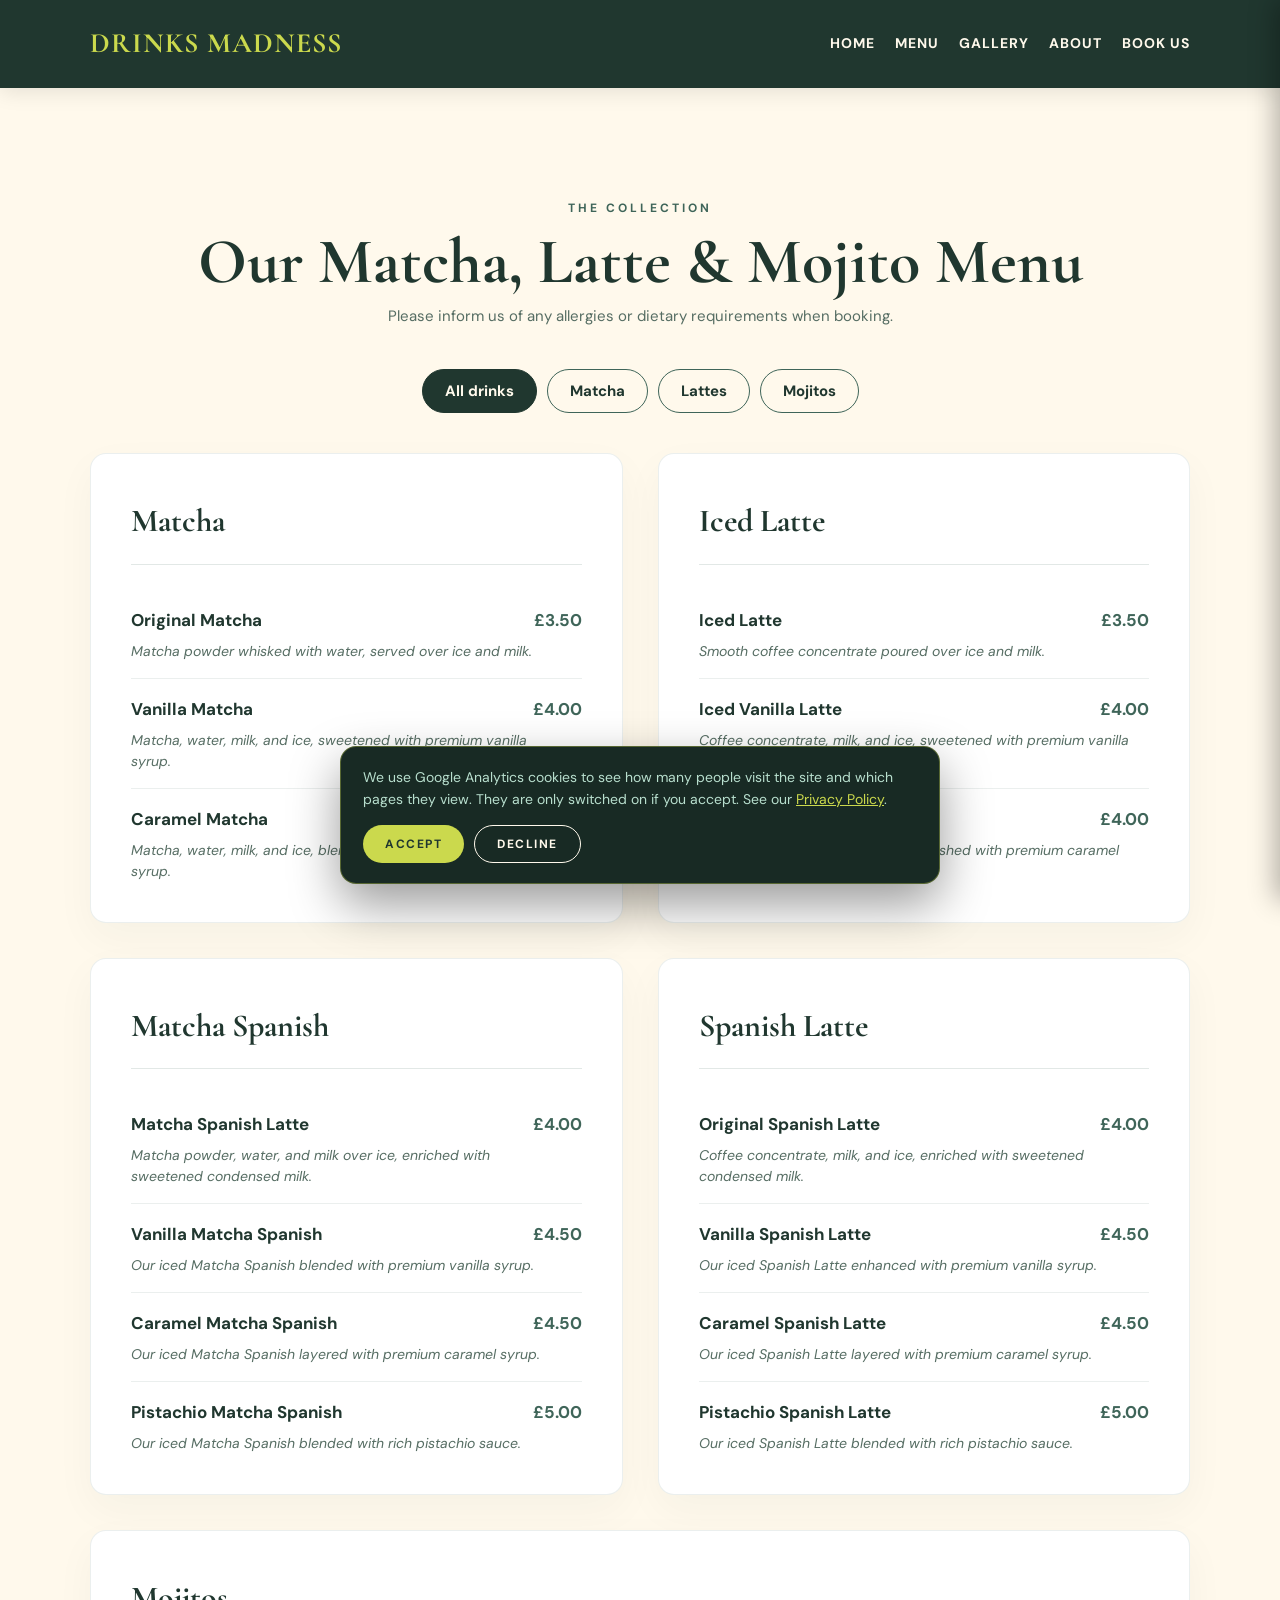
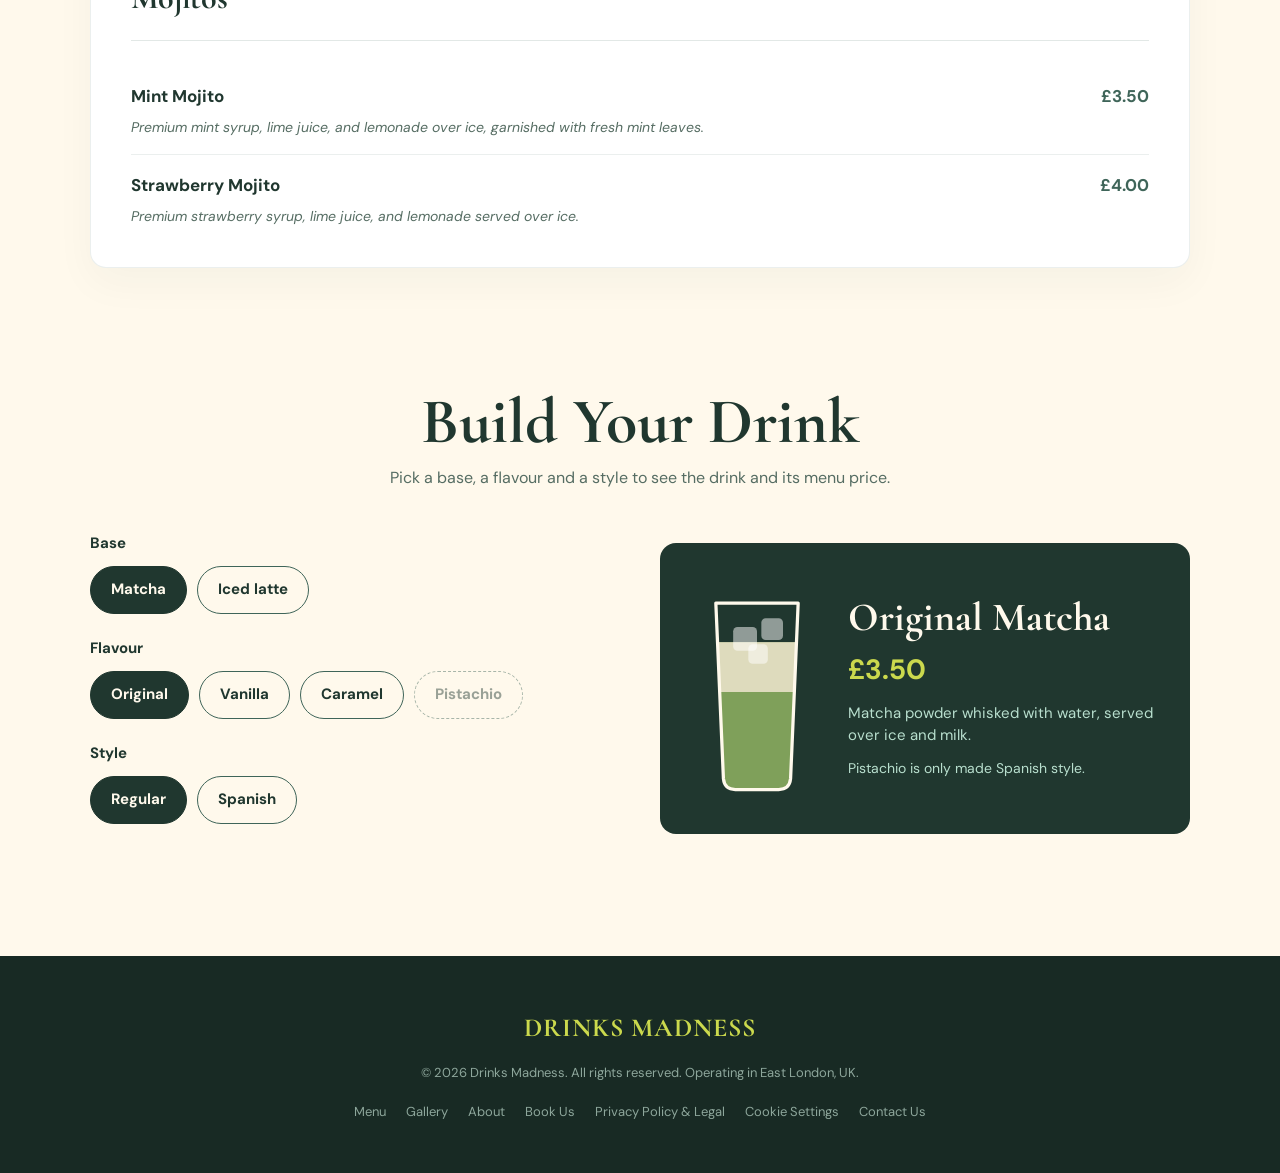
<file: 2-menu-page.html>
<!DOCTYPE html>
<html lang="en">
<head>
<meta charset="UTF-8">
<title>Menu: Matcha, Iced Lattes &amp; Mojitos | Drinks Madness</title>
<meta name="description" content="See the Drinks Madness menu: matcha, iced lattes, Spanish lattes and mint and strawberry mojitos from £3.50. Mobile drinks bar in East London.">
<link rel="canonical" href="https://www.drinksmadness.com/menu/">
<meta property="og:type" content="website">
<meta property="og:site_name" content="Drinks Madness">
<meta property="og:title" content="Menu: Matcha, Iced Lattes &amp; Mojitos | Drinks Madness">
<meta property="og:description" content="See the Drinks Madness menu: matcha, iced lattes, Spanish lattes and mint and strawberry mojitos from £3.50. Mobile drinks bar in East London.">
<meta property="og:url" content="https://www.drinksmadness.com/menu/">
<meta property="og:image" content="https://www.drinksmadness.com/favicon.png.jpg">
<meta name="twitter:card" content="summary">
<meta name="viewport" content="width=device-width, initial-scale=1.0">
<meta name="robots" content="index,follow,max-image-preview:large">
<meta name="referrer" content="strict-origin-when-cross-origin">
<meta name="theme-color" content="#20372f">
<link rel="icon" type="image/jpeg" href="/favicon.png.jpg">
<link rel="apple-touch-icon" href="/favicon.png.jpg">
<link rel="preconnect" href="https://fonts.googleapis.com">
<link rel="preconnect" href="https://fonts.gstatic.com" crossorigin>
<link href="https://fonts.googleapis.com/css2?family=Cormorant+Garamond:ital,wght@0,400;0,600;0,700;1,400;1,600&family=DM+Sans:ital,opsz,wght@0,9..40,400;0,9..40,500;0,9..40,700;1,9..40,400&display=swap" rel="stylesheet">
<script type="application/ld+json">
{"@context": "https://schema.org", "@graph": [{"@type": "FoodEstablishment", "@id": "https://www.drinksmadness.com/#business", "name": "Drinks Madness", "description": "Mobile drinks bar based in East London serving matcha, iced lattes and mojitos at weddings, corporate events and celebrations.", "url": "https://www.drinksmadness.com/", "telephone": "+447442453031", "email": "info@drinksmadness.com", "image": "https://www.drinksmadness.com/favicon.png.jpg", "logo": "https://www.drinksmadness.com/favicon.png.jpg", "priceRange": "£3.50-£5.00", "servesCuisine": ["Matcha", "Coffee", "Mojitos"], "address": {"@type": "PostalAddress", "addressLocality": "East London", "addressCountry": "GB"}, "areaServed": [{"@type": "AdministrativeArea", "name": "East London"}, {"@type": "AdministrativeArea", "name": "Tower Hamlets"}, {"@type": "AdministrativeArea", "name": "Hackney"}, {"@type": "AdministrativeArea", "name": "Newham"}], "sameAs": ["https://www.instagram.com/drinksmadness/", "https://www.tiktok.com/@officialdrinksmadness"]}, {"@type": "BreadcrumbList", "itemListElement": [{"@type": "ListItem", "position": 1, "name": "Home", "item": "https://www.drinksmadness.com/"}, {"@type": "ListItem", "position": 2, "name": "Menu", "item": "https://www.drinksmadness.com/menu/"}]}]}
</script>
<link rel="stylesheet" href="/styles.css">
</head>
<body>
<a class="skip" href="#main-content">Skip to main content</a>
<header class="header">
    <div class="container header-inner">
        <a class="logo" href="/" aria-label="Drinks Madness home">DRINKS MADNESS</a>
        <nav class="desktop-nav">
            <a class="nav-btn" href="/">Home</a>
            <a class="nav-btn" href="/menu/">Menu</a>
            <a class="nav-btn" href="/gallery/">Gallery</a>
            <a class="nav-btn" href="/about/">About</a>
            <a class="nav-btn" href="/book/">Book Us</a>
        </nav>
        <button class="hamburger" onclick="openMenu()" aria-label="Open Menu"><span></span><span></span><span></span></button>
    </div>
</header>

<div class="side-menu-overlay" id="sideMenuOverlay" onclick="closeMenu()"></div>

<div class="side-menu" id="sideMenu">
    <button class="close-menu" onclick="closeMenu()" aria-label="Close Menu">&times;</button>
    <nav class="mobile-nav">
        <a class="nav-btn" href="/">Home</a>
        <a class="nav-btn" href="/menu/">Menu</a>
        <a class="nav-btn" href="/gallery/">Gallery</a>
        <a class="nav-btn" href="/about/">About</a>
        <a class="nav-btn" href="/book/">Book Us</a>
        <a class="nav-btn" href="/privacy/" style="color:#b8dfce;font-size:14px;margin-top:10px;">Privacy &amp; Legal</a>
    </nav>
</div>
<main id="main-content" tabindex="-1">

    <div id="page-menu" class="page-section active">
        <section class="section menu-section">
            <div class="container">
                <div class="section-heading">
                    <div class="small">THE COLLECTION</div>
                    <h1>Our Matcha, Latte &amp; Mojito Menu</h1>
                    <p style="margin-top:10px;font-size:15px;color:#566d63;">Please inform us of any allergies or dietary requirements when booking.</p>
                </div>

                <div class="tabs" role="group" aria-label="Filter the menu">
                    <button type="button" class="tab" data-filter="all" aria-pressed="true">All drinks</button>
                    <button type="button" class="tab" data-filter="matcha" aria-pressed="false">Matcha</button>
                    <button type="button" class="tab" data-filter="latte" aria-pressed="false">Lattes</button>
                    <button type="button" class="tab" data-filter="mojito" aria-pressed="false">Mojitos</button>
                </div>

                <div class="menu-grid">
                    <div class="menu-card">
                        <h3>Matcha</h3>
                        <div class="menu-item"><div class="menu-item-header"><span class="menu-item-name">Original Matcha</span><span class="menu-price">£3.50</span></div><div class="menu-item-desc">Matcha powder whisked with water, served over ice and milk.</div></div>
                        <div class="menu-item"><div class="menu-item-header"><span class="menu-item-name">Vanilla Matcha</span><span class="menu-price">£4.00</span></div><div class="menu-item-desc">Matcha, water, milk, and ice, sweetened with premium vanilla syrup.</div></div>
                        <div class="menu-item"><div class="menu-item-header"><span class="menu-item-name">Caramel Matcha</span><span class="menu-price">£4.00</span></div><div class="menu-item-desc">Matcha, water, milk, and ice, blended with premium caramel syrup.</div></div>
                    </div>

                    <div class="menu-card">
                        <h3>Iced Latte</h3>
                        <div class="menu-item"><div class="menu-item-header"><span class="menu-item-name">Iced Latte</span><span class="menu-price">£3.50</span></div><div class="menu-item-desc">Smooth coffee concentrate poured over ice and milk.</div></div>
                        <div class="menu-item"><div class="menu-item-header"><span class="menu-item-name">Iced Vanilla Latte</span><span class="menu-price">£4.00</span></div><div class="menu-item-desc">Coffee concentrate, milk, and ice, sweetened with premium vanilla syrup.</div></div>
                        <div class="menu-item"><div class="menu-item-header"><span class="menu-item-name">Iced Caramel Latte</span><span class="menu-price">£4.00</span></div><div class="menu-item-desc">Coffee concentrate, milk, and ice, finished with premium caramel syrup.</div></div>
                    </div>

                    <div class="menu-card">
                        <h3>Matcha Spanish</h3>
                        <div class="menu-item"><div class="menu-item-header"><span class="menu-item-name">Matcha Spanish Latte</span><span class="menu-price">£4.00</span></div><div class="menu-item-desc">Matcha powder, water, and milk over ice, enriched with sweetened condensed milk.</div></div>
                        <div class="menu-item"><div class="menu-item-header"><span class="menu-item-name">Vanilla Matcha Spanish</span><span class="menu-price">£4.50</span></div><div class="menu-item-desc">Our iced Matcha Spanish blended with premium vanilla syrup.</div></div>
                        <div class="menu-item"><div class="menu-item-header"><span class="menu-item-name">Caramel Matcha Spanish</span><span class="menu-price">£4.50</span></div><div class="menu-item-desc">Our iced Matcha Spanish layered with premium caramel syrup.</div></div>
                        <div class="menu-item"><div class="menu-item-header"><span class="menu-item-name">Pistachio Matcha Spanish</span><span class="menu-price">£5.00</span></div><div class="menu-item-desc">Our iced Matcha Spanish blended with rich pistachio sauce.</div></div>
                    </div>

                    <div class="menu-card">
                        <h3>Spanish Latte</h3>
                        <div class="menu-item"><div class="menu-item-header"><span class="menu-item-name">Original Spanish Latte</span><span class="menu-price">£4.00</span></div><div class="menu-item-desc">Coffee concentrate, milk, and ice, enriched with sweetened condensed milk.</div></div>
                        <div class="menu-item"><div class="menu-item-header"><span class="menu-item-name">Vanilla Spanish Latte</span><span class="menu-price">£4.50</span></div><div class="menu-item-desc">Our iced Spanish Latte enhanced with premium vanilla syrup.</div></div>
                        <div class="menu-item"><div class="menu-item-header"><span class="menu-item-name">Caramel Spanish Latte</span><span class="menu-price">£4.50</span></div><div class="menu-item-desc">Our iced Spanish Latte layered with premium caramel syrup.</div></div>
                        <div class="menu-item"><div class="menu-item-header"><span class="menu-item-name">Pistachio Spanish Latte</span><span class="menu-price">£5.00</span></div><div class="menu-item-desc">Our iced Spanish Latte blended with rich pistachio sauce.</div></div>
                    </div>

                    <div class="menu-card full">
                        <h3>Mojitos</h3>
                        <div class="menu-item"><div class="menu-item-header"><span class="menu-item-name">Mint Mojito</span><span class="menu-price">£3.50</span></div><div class="menu-item-desc">Premium mint syrup, lime juice, and lemonade over ice, garnished with fresh mint leaves.</div></div>
                        <div class="menu-item"><div class="menu-item-header"><span class="menu-item-name">Strawberry Mojito</span><span class="menu-price">£4.00</span></div><div class="menu-item-desc">Premium strawberry syrup, lime juice, and lemonade served over ice.</div></div>
                    </div>
                </div>
            </div>
        </section>

        <section class="section builder" id="builder">
            <div class="container">
                <div class="section-heading" style="margin-bottom:40px">
                    <h2>Build Your Drink</h2>
                    <p style="margin-top:10px;color:#566d63">Pick a base, a flavour and a style to see the drink and its menu price.</p>
                </div>
                <div class="builder-grid">
                    <div id="builderControls"></div>
                    <div class="result" id="builderResult" aria-live="polite">
                        <svg class="glass" id="glass" viewBox="0 0 120 210" role="img" aria-label="Illustration of your drink"><defs><clipPath id="gc"><path d="M22 26H98L91 188Q90 198 80 198H40Q30 198 29 188Z"/></clipPath></defs><g clip-path="url(#gc)"><rect x="0" y="62" width="120" height="150" class="l-base"/><rect x="0" y="62" width="120" height="46" class="l-top"/><rect x="0" y="108" width="120" height="30" class="l-cream"/><rect x="0" y="168" width="120" height="40" class="l-syrup"/></g><path d="M22 26H98L91 188Q90 198 80 198H40Q30 198 29 188Z" fill="none" stroke="#fff9ec" stroke-width="3" stroke-linejoin="round"/><g class="ice"><rect x="38" y="48" width="22" height="22" rx="4"/><rect x="64" y="40" width="20" height="20" rx="4"/><rect x="52" y="64" width="18" height="18" rx="4"/></g></svg>
                        <div class="r-text"><div class="r-name" id="rName"></div><div class="r-price" id="rPrice"></div><div class="r-desc" id="rDesc"></div><p class="b-note" id="rNote" style="color:#b8dfce;margin-top:10px" hidden>Pistachio is only made Spanish style.</p></div>
                    </div>
                </div>
            </div>
        </section>
    </div>


</main>

<footer class="footer">
    <div class="container footer-inner">
        <div class="footer-logo logo">DRINKS MADNESS</div>
        <p>© 2026 Drinks Madness. All rights reserved. Operating in East London, UK.</p>
        <div class="footer-links">
            <a href="/menu/">Menu</a>
            <a href="/gallery/">Gallery</a>
            <a href="/about/">About</a>
            <a href="/book/">Book Us</a>
            <a href="/privacy/">Privacy Policy &amp; Legal</a>
            <a href="#" onclick="openCookieBanner(); return false;">Cookie Settings</a>
            <a href="mailto:info@drinksmadness.com" target="_blank" rel="noopener noreferrer">Contact Us</a>
        </div>
    </div>
</footer>

<div class="cookie-banner" id="cookieBanner" role="dialog" aria-label="Cookie consent" hidden>
    <p>We use Google Analytics cookies to see how many people visit the site and which pages they view. They are only switched on if you accept. See our <a href="/privacy/">Privacy Policy</a>.</p>
    <div class="cookie-actions">
        <button type="button" class="button button-primary" onclick="setCookieConsent('granted')">ACCEPT</button>
        <button type="button" class="button button-secondary" style="color:#fff9ec;border-color:#fff9ec" onclick="setCookieConsent('denied')">DECLINE</button>
    </div>
</div>
<div class="mobile-bar"><a class="button button-primary" href="/book/" data-track="bar_quote">Request a quote</a><a class="button button-secondary" href="https://wa.me/447442453031" target="_blank" rel="noopener noreferrer" data-track="bar_whatsapp">WhatsApp</a></div>

<script src="/app.js" defer></script>
</body>
</html>
</file>
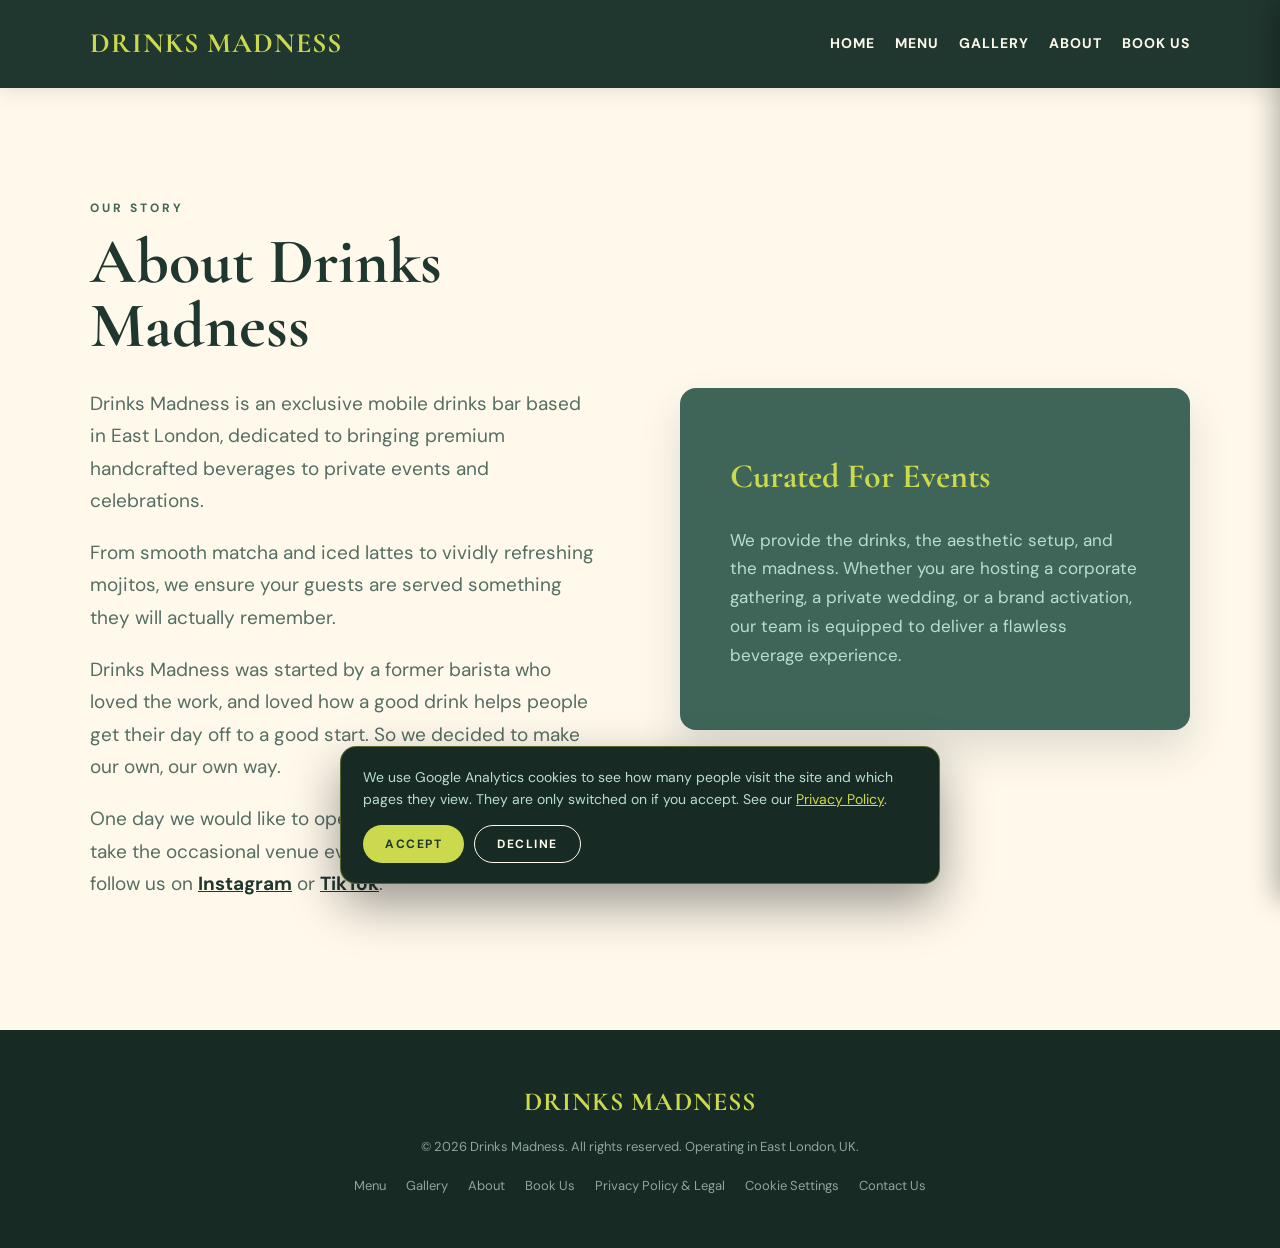
<file: 4-about-page.html>
<!DOCTYPE html>
<html lang="en">
<head>
<meta charset="UTF-8">
<title>About Drinks Madness | East London Mobile Drinks Bar</title>
<meta name="description" content="Drinks Madness was started by a former barista in East London. Meet the mobile drinks bar serving matcha, iced lattes and mojitos at events.">
<link rel="canonical" href="https://www.drinksmadness.com/about/">
<meta property="og:type" content="website">
<meta property="og:site_name" content="Drinks Madness">
<meta property="og:title" content="About Drinks Madness | East London Mobile Drinks Bar">
<meta property="og:description" content="Drinks Madness was started by a former barista in East London. Meet the mobile drinks bar serving matcha, iced lattes and mojitos at events.">
<meta property="og:url" content="https://www.drinksmadness.com/about/">
<meta property="og:image" content="https://www.drinksmadness.com/favicon.png.jpg">
<meta name="twitter:card" content="summary">
<meta name="viewport" content="width=device-width, initial-scale=1.0">
<meta name="robots" content="index,follow,max-image-preview:large">
<meta name="referrer" content="strict-origin-when-cross-origin">
<meta name="theme-color" content="#20372f">
<link rel="icon" type="image/jpeg" href="/favicon.png.jpg">
<link rel="apple-touch-icon" href="/favicon.png.jpg">
<link rel="preconnect" href="https://fonts.googleapis.com">
<link rel="preconnect" href="https://fonts.gstatic.com" crossorigin>
<link href="https://fonts.googleapis.com/css2?family=Cormorant+Garamond:ital,wght@0,400;0,600;0,700;1,400;1,600&family=DM+Sans:ital,opsz,wght@0,9..40,400;0,9..40,500;0,9..40,700;1,9..40,400&display=swap" rel="stylesheet">
<script type="application/ld+json">
{"@context": "https://schema.org", "@graph": [{"@type": "FoodEstablishment", "@id": "https://www.drinksmadness.com/#business", "name": "Drinks Madness", "description": "Mobile drinks bar based in East London serving matcha, iced lattes and mojitos at weddings, corporate events and celebrations.", "url": "https://www.drinksmadness.com/", "telephone": "+447442453031", "email": "info@drinksmadness.com", "image": "https://www.drinksmadness.com/favicon.png.jpg", "logo": "https://www.drinksmadness.com/favicon.png.jpg", "priceRange": "£3.50-£5.00", "servesCuisine": ["Matcha", "Coffee", "Mojitos"], "address": {"@type": "PostalAddress", "addressLocality": "East London", "addressCountry": "GB"}, "areaServed": [{"@type": "AdministrativeArea", "name": "East London"}, {"@type": "AdministrativeArea", "name": "Tower Hamlets"}, {"@type": "AdministrativeArea", "name": "Hackney"}, {"@type": "AdministrativeArea", "name": "Newham"}], "sameAs": ["https://www.instagram.com/drinksmadness/", "https://www.tiktok.com/@officialdrinksmadness"]}, {"@type": "BreadcrumbList", "itemListElement": [{"@type": "ListItem", "position": 1, "name": "Home", "item": "https://www.drinksmadness.com/"}, {"@type": "ListItem", "position": 2, "name": "About", "item": "https://www.drinksmadness.com/about/"}]}]}
</script>
<link rel="stylesheet" href="/styles.css">
</head>
<body>
<a class="skip" href="#main-content">Skip to main content</a>
<header class="header">
    <div class="container header-inner">
        <a class="logo" href="/" aria-label="Drinks Madness home">DRINKS MADNESS</a>
        <nav class="desktop-nav">
            <a class="nav-btn" href="/">Home</a>
            <a class="nav-btn" href="/menu/">Menu</a>
            <a class="nav-btn" href="/gallery/">Gallery</a>
            <a class="nav-btn" href="/about/">About</a>
            <a class="nav-btn" href="/book/">Book Us</a>
        </nav>
        <button class="hamburger" onclick="openMenu()" aria-label="Open Menu"><span></span><span></span><span></span></button>
    </div>
</header>

<div class="side-menu-overlay" id="sideMenuOverlay" onclick="closeMenu()"></div>

<div class="side-menu" id="sideMenu">
    <button class="close-menu" onclick="closeMenu()" aria-label="Close Menu">&times;</button>
    <nav class="mobile-nav">
        <a class="nav-btn" href="/">Home</a>
        <a class="nav-btn" href="/menu/">Menu</a>
        <a class="nav-btn" href="/gallery/">Gallery</a>
        <a class="nav-btn" href="/about/">About</a>
        <a class="nav-btn" href="/book/">Book Us</a>
        <a class="nav-btn" href="/privacy/" style="color:#b8dfce;font-size:14px;margin-top:10px;">Privacy &amp; Legal</a>
    </nav>
</div>
<main id="main-content" tabindex="-1">

    <div id="page-about" class="page-section active">
        <section class="section about">
            <div class="container about-grid">
                <div class="about-text">
                    <div class="section-heading" style="text-align:left;margin-bottom:30px;">
                        <div class="small">OUR STORY</div>
                        <h1>About Drinks Madness</h1>
                    </div>
                    <p>Drinks Madness is an exclusive mobile drinks bar based in East London, dedicated to bringing premium handcrafted beverages to private events and celebrations.</p>
                    <p>From smooth matcha and iced lattes to vividly refreshing mojitos, we ensure your guests are served something they will actually remember.</p>
                    <p>Drinks Madness was started by a former barista who loved the work, and loved how a good drink helps people get their day off to a good start. So we decided to make our own, our own way.</p>
                    <p>One day we would like to open a shop, and we will still take the occasional venue event. For our latest events, follow us on <a href="https://www.instagram.com/drinksmadness/" target="_blank" rel="noopener noreferrer" style="color:#20372f;font-weight:700;text-decoration:underline">Instagram</a> or <a href="https://www.tiktok.com/@officialdrinksmadness" target="_blank" rel="noopener noreferrer" style="color:#20372f;font-weight:700;text-decoration:underline">TikTok</a>.</p>
                </div>
                <div class="about-box">
                    <h3 style="font-family:'Cormorant Garamond',serif;">Curated For Events</h3>
                    <p>We provide the drinks, the aesthetic setup, and the madness. Whether you are hosting a corporate gathering, a private wedding, or a brand activation, our team is equipped to deliver a flawless beverage experience.</p>
                </div>
            </div>
        </section>
    </div>


</main>

<footer class="footer">
    <div class="container footer-inner">
        <div class="footer-logo logo">DRINKS MADNESS</div>
        <p>© 2026 Drinks Madness. All rights reserved. Operating in East London, UK.</p>
        <div class="footer-links">
            <a href="/menu/">Menu</a>
            <a href="/gallery/">Gallery</a>
            <a href="/about/">About</a>
            <a href="/book/">Book Us</a>
            <a href="/privacy/">Privacy Policy &amp; Legal</a>
            <a href="#" onclick="openCookieBanner(); return false;">Cookie Settings</a>
            <a href="mailto:info@drinksmadness.com" target="_blank" rel="noopener noreferrer">Contact Us</a>
        </div>
    </div>
</footer>

<div class="cookie-banner" id="cookieBanner" role="dialog" aria-label="Cookie consent" hidden>
    <p>We use Google Analytics cookies to see how many people visit the site and which pages they view. They are only switched on if you accept. See our <a href="/privacy/">Privacy Policy</a>.</p>
    <div class="cookie-actions">
        <button type="button" class="button button-primary" onclick="setCookieConsent('granted')">ACCEPT</button>
        <button type="button" class="button button-secondary" style="color:#fff9ec;border-color:#fff9ec" onclick="setCookieConsent('denied')">DECLINE</button>
    </div>
</div>
<div class="mobile-bar"><a class="button button-primary" href="/book/" data-track="bar_quote">Request a quote</a><a class="button button-secondary" href="https://wa.me/447442453031" target="_blank" rel="noopener noreferrer" data-track="bar_whatsapp">WhatsApp</a></div>

<script src="/app.js" defer></script>
</body>
</html>
</file>
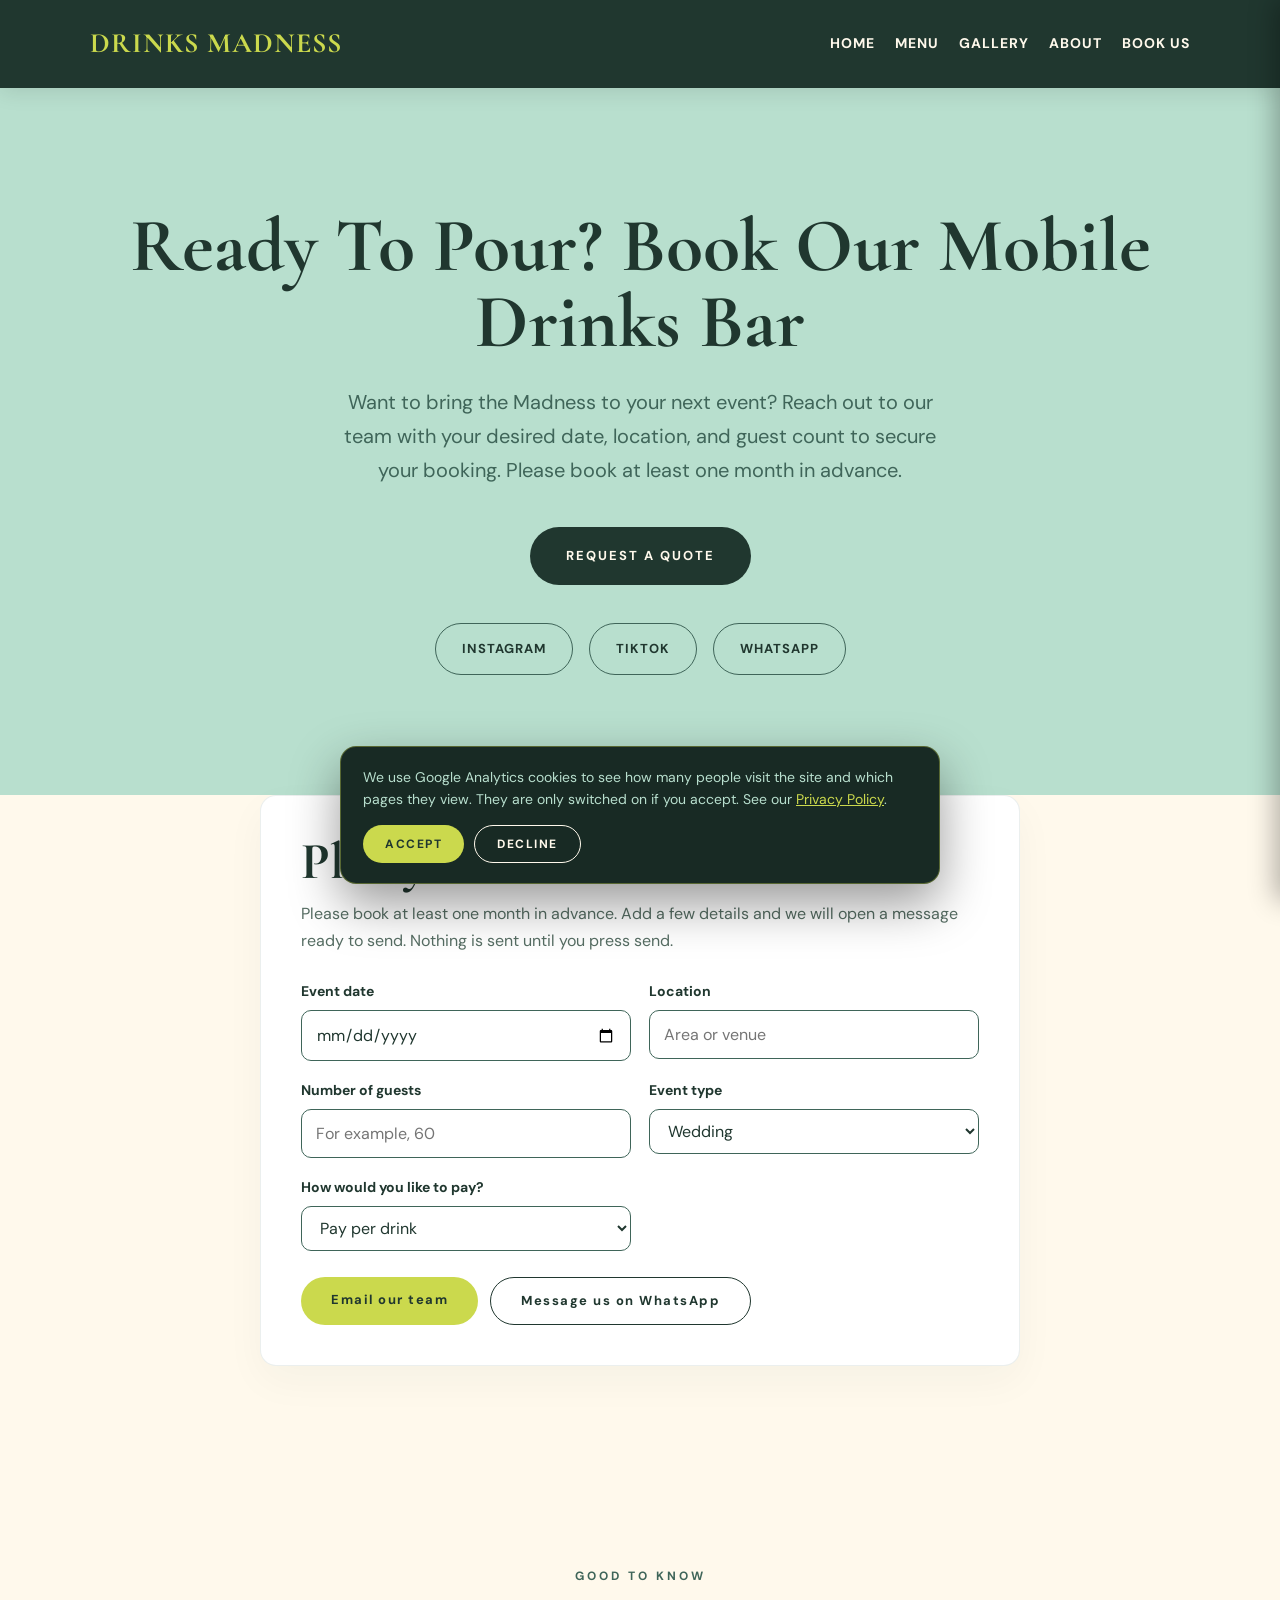
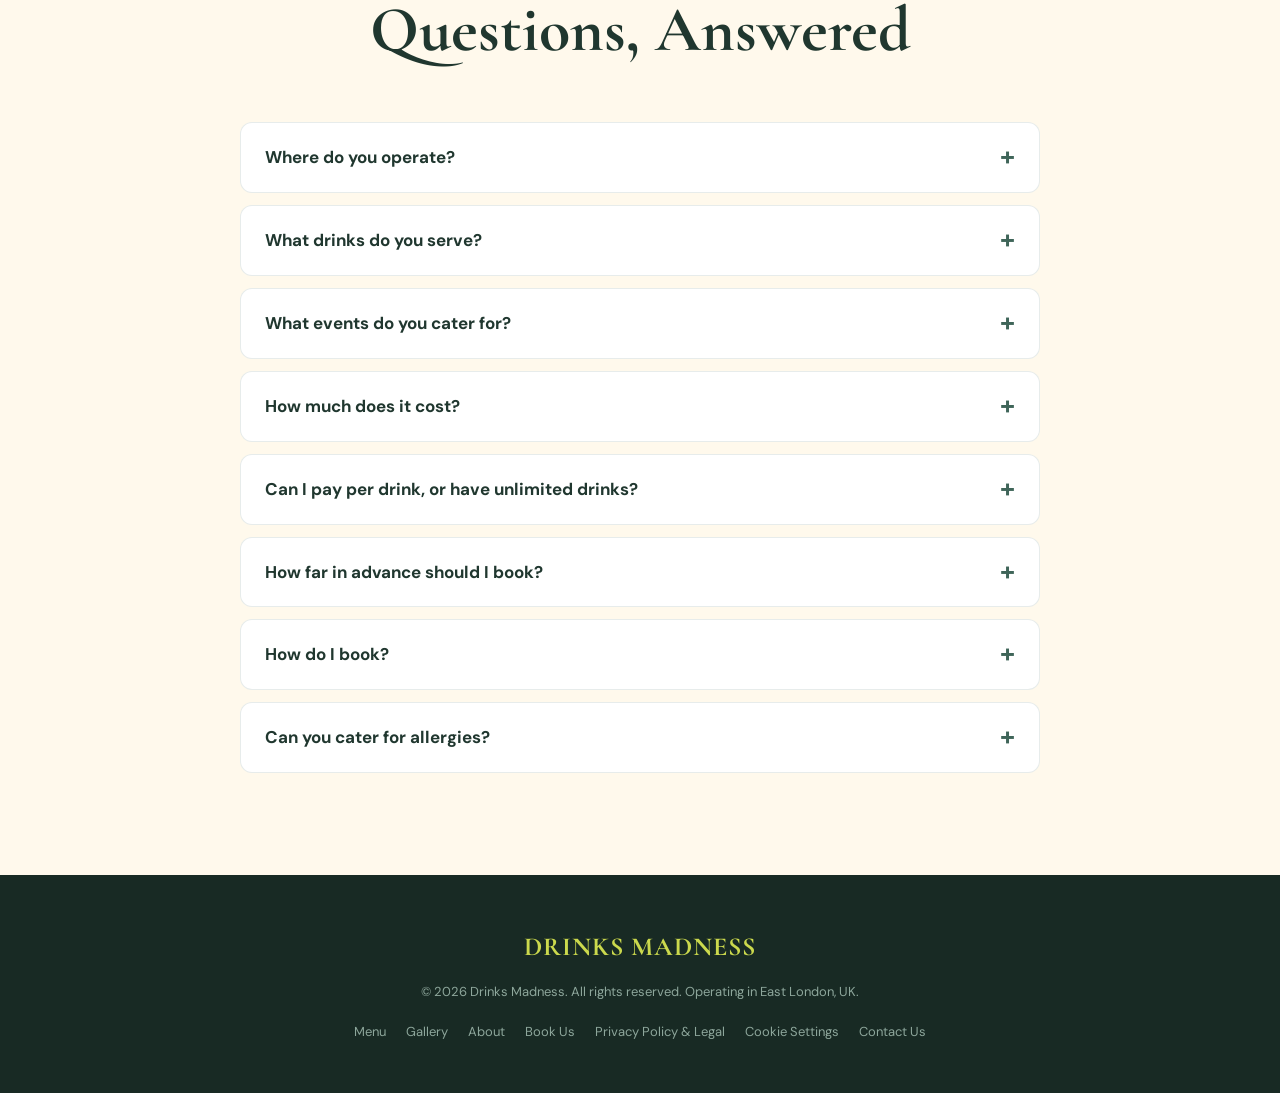
<file: 5-book-page.html>
<!DOCTYPE html>
<html lang="en">
<head>
<meta charset="UTF-8">
<title>Book a Mobile Drinks Bar in East London | Drinks Madness</title>
<meta name="description" content="Request a quote for the Drinks Madness mobile drinks bar in East London, for weddings, corporate events and parties. Please book one month ahead.">
<link rel="canonical" href="https://www.drinksmadness.com/book/">
<meta property="og:type" content="website">
<meta property="og:site_name" content="Drinks Madness">
<meta property="og:title" content="Book a Mobile Drinks Bar in East London | Drinks Madness">
<meta property="og:description" content="Request a quote for the Drinks Madness mobile drinks bar in East London, for weddings, corporate events and parties. Please book one month ahead.">
<meta property="og:url" content="https://www.drinksmadness.com/book/">
<meta property="og:image" content="https://www.drinksmadness.com/favicon.png.jpg">
<meta name="twitter:card" content="summary">
<meta name="viewport" content="width=device-width, initial-scale=1.0">
<meta name="robots" content="index,follow,max-image-preview:large">
<meta name="referrer" content="strict-origin-when-cross-origin">
<meta name="theme-color" content="#20372f">
<link rel="icon" type="image/jpeg" href="/favicon.png.jpg">
<link rel="apple-touch-icon" href="/favicon.png.jpg">
<link rel="preconnect" href="https://fonts.googleapis.com">
<link rel="preconnect" href="https://fonts.gstatic.com" crossorigin>
<link href="https://fonts.googleapis.com/css2?family=Cormorant+Garamond:ital,wght@0,400;0,600;0,700;1,400;1,600&family=DM+Sans:ital,opsz,wght@0,9..40,400;0,9..40,500;0,9..40,700;1,9..40,400&display=swap" rel="stylesheet">
<script type="application/ld+json">
{"@context": "https://schema.org", "@graph": [{"@type": "FoodEstablishment", "@id": "https://www.drinksmadness.com/#business", "name": "Drinks Madness", "description": "Mobile drinks bar based in East London serving matcha, iced lattes and mojitos at weddings, corporate events and celebrations.", "url": "https://www.drinksmadness.com/", "telephone": "+447442453031", "email": "info@drinksmadness.com", "image": "https://www.drinksmadness.com/favicon.png.jpg", "logo": "https://www.drinksmadness.com/favicon.png.jpg", "priceRange": "£3.50-£5.00", "servesCuisine": ["Matcha", "Coffee", "Mojitos"], "address": {"@type": "PostalAddress", "addressLocality": "East London", "addressCountry": "GB"}, "areaServed": [{"@type": "AdministrativeArea", "name": "East London"}, {"@type": "AdministrativeArea", "name": "Tower Hamlets"}, {"@type": "AdministrativeArea", "name": "Hackney"}, {"@type": "AdministrativeArea", "name": "Newham"}], "sameAs": ["https://www.instagram.com/drinksmadness/", "https://www.tiktok.com/@officialdrinksmadness"]}, {"@type": "BreadcrumbList", "itemListElement": [{"@type": "ListItem", "position": 1, "name": "Home", "item": "https://www.drinksmadness.com/"}, {"@type": "ListItem", "position": 2, "name": "Book", "item": "https://www.drinksmadness.com/book/"}]}, {"@type": "FAQPage", "mainEntity": [{"@type": "Question", "name": "Where do you operate?", "acceptedAnswer": {"@type": "Answer", "text": "We cover all of East London, and mostly work in Tower Hamlets, Hackney and Newham. Tell us your event location when you enquire."}}, {"@type": "Question", "name": "What drinks do you serve?", "acceptedAnswer": {"@type": "Answer", "text": "Matcha, iced lattes, Spanish lattes and Matcha Spanish (made with sweetened condensed milk), plus mint and strawberry mojitos. Our menu is alcohol-free."}}, {"@type": "Question", "name": "What events do you cater for?", "acceptedAnswer": {"@type": "Answer", "text": "Weddings, corporate gatherings, brand activations and private celebrations, plus the occasional venue event."}}, {"@type": "Question", "name": "How much does it cost?", "acceptedAnswer": {"@type": "Answer", "text": "Every event is quoted individually. The price depends on the number of guests, how far we have to travel and how you want to pay. Menu prices start at £3.50 per drink, and we are not VAT registered, so no VAT is added."}}, {"@type": "Question", "name": "Can I pay per drink, or have unlimited drinks?", "acceptedAnswer": {"@type": "Answer", "text": "Both are possible. You can pay for each drink, or choose unlimited drinks until our stock runs out. Tell us which you prefer when you enquire."}}, {"@type": "Question", "name": "How far in advance should I book?", "acceptedAnswer": {"@type": "Answer", "text": "Please book at least one month in advance."}}, {"@type": "Question", "name": "How do I book?", "acceptedAnswer": {"@type": "Answer", "text": "Send your date, location and guest count by email (info@drinksmadness.com) or WhatsApp and we will come back to you with a quote."}}, {"@type": "Question", "name": "Can you cater for allergies?", "acceptedAnswer": {"@type": "Answer", "text": "Please tell us about any allergies or dietary requirements when you book. Full ingredient lists for our matcha, lattes and syrups are available on request."}}]}]}
</script>
<link rel="stylesheet" href="/styles.css">
</head>
<body>
<a class="skip" href="#main-content">Skip to main content</a>
<header class="header">
    <div class="container header-inner">
        <a class="logo" href="/" aria-label="Drinks Madness home">DRINKS MADNESS</a>
        <nav class="desktop-nav">
            <a class="nav-btn" href="/">Home</a>
            <a class="nav-btn" href="/menu/">Menu</a>
            <a class="nav-btn" href="/gallery/">Gallery</a>
            <a class="nav-btn" href="/about/">About</a>
            <a class="nav-btn" href="/book/">Book Us</a>
        </nav>
        <button class="hamburger" onclick="openMenu()" aria-label="Open Menu"><span></span><span></span><span></span></button>
    </div>
</header>

<div class="side-menu-overlay" id="sideMenuOverlay" onclick="closeMenu()"></div>

<div class="side-menu" id="sideMenu">
    <button class="close-menu" onclick="closeMenu()" aria-label="Close Menu">&times;</button>
    <nav class="mobile-nav">
        <a class="nav-btn" href="/">Home</a>
        <a class="nav-btn" href="/menu/">Menu</a>
        <a class="nav-btn" href="/gallery/">Gallery</a>
        <a class="nav-btn" href="/about/">About</a>
        <a class="nav-btn" href="/book/">Book Us</a>
        <a class="nav-btn" href="/privacy/" style="color:#b8dfce;font-size:14px;margin-top:10px;">Privacy &amp; Legal</a>
    </nav>
</div>
<main id="main-content" tabindex="-1">

    <div id="page-book" class="page-section active">
        <section class="section booking">
            <div class="container">
                <h1>Ready To Pour? Book Our Mobile Drinks Bar</h1>
                <p>Want to bring the Madness to your next event? Reach out to our team with your desired date, location, and guest count to secure your booking. Please book at least one month in advance.</p>
                <a href="mailto:info@drinksmadness.com?subject=Event%20enquiry%20-%20Drinks%20Madness&body=Hi%20Drinks%20Madness%2C%0A%0AEvent%20date%3A%0ALocation%3A%0AGuest%20count%3A%0AType%20of%20event%3A%0A" data-track="quote_email" target="_blank" rel="noopener noreferrer" class="booking-button">REQUEST A QUOTE</a>
                <div class="social-links">
                    <a href="https://www.instagram.com/drinksmadness/" data-track="instagram" target="_blank" rel="noopener noreferrer" class="social-button">Instagram</a>
                    <a href="https://www.tiktok.com/@officialdrinksmadness" data-track="tiktok" target="_blank" rel="noopener noreferrer" class="social-button">TikTok</a>
                    <a href="https://wa.me/447442453031?text=Hi%20Drinks%20Madness%2C%20I%27d%20like%20a%20quote%20for%20an%20event." data-track="whatsapp" target="_blank" rel="noopener noreferrer" class="social-button">WhatsApp</a>
                </div>
            </div>
        </section>
<section class="section quote">
            <div class="container">
                <div class="menu-card quote-card">
                    <h2>Plan your event</h2>
                    <p>Please book at least one month in advance. Add a few details and we will open a message ready to send. Nothing is sent until you press send.</p>
                    <div class="qgrid">
                        <label for="qDate">Event date<input type="date" id="qDate"></label>
                        <label for="qLoc">Location<input type="text" id="qLoc" placeholder="Area or venue" autocomplete="off"></label>
                        <label for="qGuests">Number of guests<input type="number" id="qGuests" min="1" inputmode="numeric" placeholder="For example, 60"></label>
                        <label for="qType">Event type<select id="qType"><option>Wedding</option><option>Corporate gathering</option><option>Brand activation</option><option>Private celebration</option><option>Something else</option></select></label>
                        <label for="qPay">How would you like to pay?<select id="qPay"><option>Pay per drink</option><option>Unlimited drinks until stock runs out</option><option>Not sure yet</option></select></label>
                    </div>
                    <div class="qactions">
                        <a class="button button-primary" id="qMail" data-track="quote_helper_email" href="mailto:info@drinksmadness.com" target="_blank" rel="noopener noreferrer">Email our team</a>
                        <a class="button button-ghost" id="qWa" data-track="quote_helper_whatsapp" href="https://wa.me/447442453031" target="_blank" rel="noopener noreferrer">Message us on WhatsApp</a>
                    </div>
                </div>
            </div>
        </section>
<section class="faq"><div class="container"><div class="section-heading"><div class="small">GOOD TO KNOW</div><h2>Questions, Answered</h2></div><div class="faq-list"><details><summary>Where do you operate?</summary><p>We cover all of East London, and mostly work in Tower Hamlets, Hackney and Newham. Tell us your event location when you enquire.</p></details><details><summary>What drinks do you serve?</summary><p>Matcha, iced lattes, Spanish lattes and Matcha Spanish (made with sweetened condensed milk), plus mint and strawberry mojitos. Our menu is alcohol-free.</p></details><details><summary>What events do you cater for?</summary><p>Weddings, corporate gatherings, brand activations and private celebrations, plus the occasional venue event.</p></details><details><summary>How much does it cost?</summary><p>Every event is quoted individually. The price depends on the number of guests, how far we have to travel and how you want to pay. Menu prices start at £3.50 per drink, and we are not VAT registered, so no VAT is added.</p></details><details><summary>Can I pay per drink, or have unlimited drinks?</summary><p>Both are possible. You can pay for each drink, or choose unlimited drinks until our stock runs out. Tell us which you prefer when you enquire.</p></details><details><summary>How far in advance should I book?</summary><p>Please book at least one month in advance.</p></details><details><summary>How do I book?</summary><p>Send your date, location and guest count by email (info@drinksmadness.com) or WhatsApp and we will come back to you with a quote.</p></details><details><summary>Can you cater for allergies?</summary><p>Please tell us about any allergies or dietary requirements when you book. Full ingredient lists for our matcha, lattes and syrups are available on request.</p></details></div></div></section>
    </div>


</main>

<footer class="footer">
    <div class="container footer-inner">
        <div class="footer-logo logo">DRINKS MADNESS</div>
        <p>© 2026 Drinks Madness. All rights reserved. Operating in East London, UK.</p>
        <div class="footer-links">
            <a href="/menu/">Menu</a>
            <a href="/gallery/">Gallery</a>
            <a href="/about/">About</a>
            <a href="/book/">Book Us</a>
            <a href="/privacy/">Privacy Policy &amp; Legal</a>
            <a href="#" onclick="openCookieBanner(); return false;">Cookie Settings</a>
            <a href="mailto:info@drinksmadness.com" target="_blank" rel="noopener noreferrer">Contact Us</a>
        </div>
    </div>
</footer>

<div class="cookie-banner" id="cookieBanner" role="dialog" aria-label="Cookie consent" hidden>
    <p>We use Google Analytics cookies to see how many people visit the site and which pages they view. They are only switched on if you accept. See our <a href="/privacy/">Privacy Policy</a>.</p>
    <div class="cookie-actions">
        <button type="button" class="button button-primary" onclick="setCookieConsent('granted')">ACCEPT</button>
        <button type="button" class="button button-secondary" style="color:#fff9ec;border-color:#fff9ec" onclick="setCookieConsent('denied')">DECLINE</button>
    </div>
</div>

<script src="/app.js" defer></script>
</body>
</html>
</file>
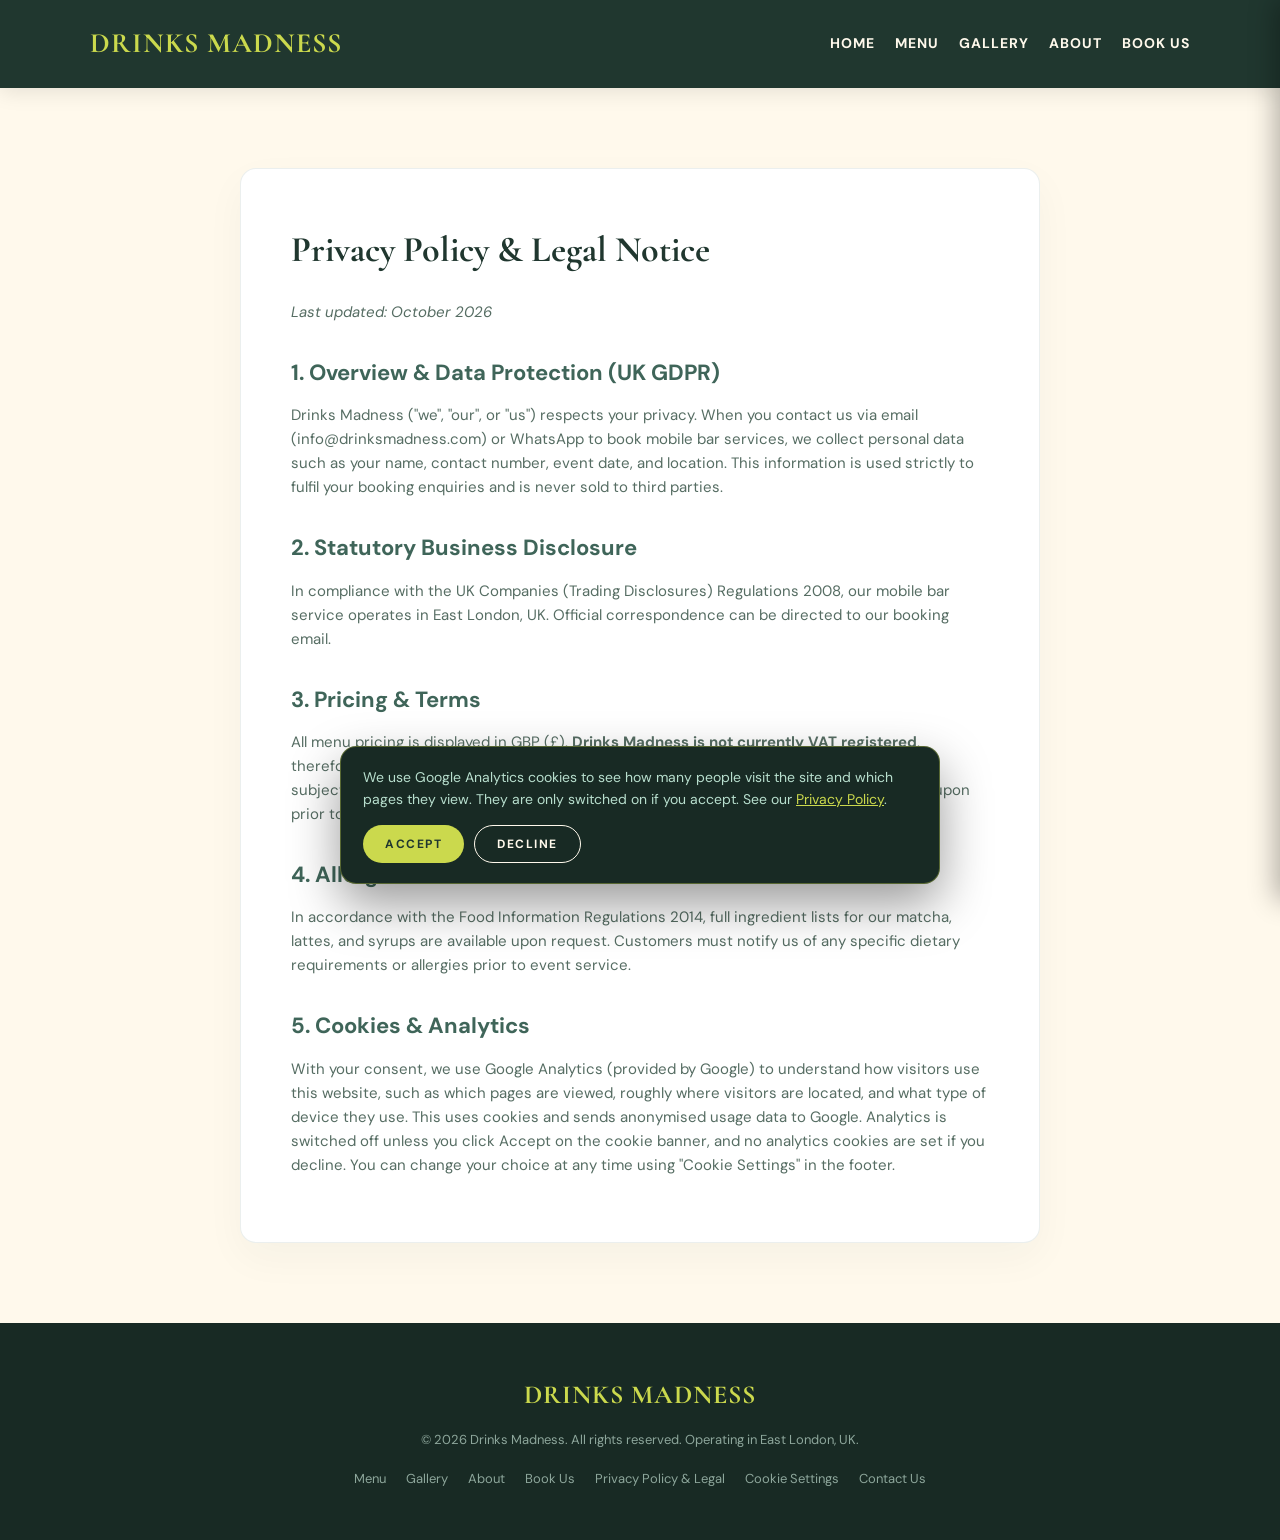
<file: 6-privacy-page.html>
<!DOCTYPE html>
<html lang="en">
<head>
<meta charset="UTF-8">
<title>Privacy Policy &amp; Legal Notice | Drinks Madness</title>
<meta name="description" content="How Drinks Madness handles your data, cookies and booking enquiries.">
<link rel="canonical" href="https://www.drinksmadness.com/privacy/">
<meta property="og:type" content="website">
<meta property="og:site_name" content="Drinks Madness">
<meta property="og:title" content="Privacy Policy &amp; Legal Notice | Drinks Madness">
<meta property="og:description" content="How Drinks Madness handles your data, cookies and booking enquiries.">
<meta property="og:url" content="https://www.drinksmadness.com/privacy/">
<meta property="og:image" content="https://www.drinksmadness.com/favicon.png.jpg">
<meta name="twitter:card" content="summary">
<meta name="viewport" content="width=device-width, initial-scale=1.0">
<meta name="robots" content="index,follow,max-image-preview:large">
<meta name="referrer" content="strict-origin-when-cross-origin">
<meta name="theme-color" content="#20372f">
<link rel="icon" type="image/jpeg" href="/favicon.png.jpg">
<link rel="apple-touch-icon" href="/favicon.png.jpg">
<link rel="preconnect" href="https://fonts.googleapis.com">
<link rel="preconnect" href="https://fonts.gstatic.com" crossorigin>
<link href="https://fonts.googleapis.com/css2?family=Cormorant+Garamond:ital,wght@0,400;0,600;0,700;1,400;1,600&family=DM+Sans:ital,opsz,wght@0,9..40,400;0,9..40,500;0,9..40,700;1,9..40,400&display=swap" rel="stylesheet">
<script type="application/ld+json">
{"@context": "https://schema.org", "@graph": [{"@type": "FoodEstablishment", "@id": "https://www.drinksmadness.com/#business", "name": "Drinks Madness", "description": "Mobile drinks bar based in East London serving matcha, iced lattes and mojitos at weddings, corporate events and celebrations.", "url": "https://www.drinksmadness.com/", "telephone": "+447442453031", "email": "info@drinksmadness.com", "image": "https://www.drinksmadness.com/favicon.png.jpg", "logo": "https://www.drinksmadness.com/favicon.png.jpg", "priceRange": "£3.50-£5.00", "servesCuisine": ["Matcha", "Coffee", "Mojitos"], "address": {"@type": "PostalAddress", "addressLocality": "East London", "addressCountry": "GB"}, "areaServed": [{"@type": "AdministrativeArea", "name": "East London"}, {"@type": "AdministrativeArea", "name": "Tower Hamlets"}, {"@type": "AdministrativeArea", "name": "Hackney"}, {"@type": "AdministrativeArea", "name": "Newham"}], "sameAs": ["https://www.instagram.com/drinksmadness/", "https://www.tiktok.com/@officialdrinksmadness"]}, {"@type": "BreadcrumbList", "itemListElement": [{"@type": "ListItem", "position": 1, "name": "Home", "item": "https://www.drinksmadness.com/"}, {"@type": "ListItem", "position": 2, "name": "Privacy", "item": "https://www.drinksmadness.com/privacy/"}]}]}
</script>
<link rel="stylesheet" href="/styles.css">
</head>
<body>
<a class="skip" href="#main-content">Skip to main content</a>
<header class="header">
    <div class="container header-inner">
        <a class="logo" href="/" aria-label="Drinks Madness home">DRINKS MADNESS</a>
        <nav class="desktop-nav">
            <a class="nav-btn" href="/">Home</a>
            <a class="nav-btn" href="/menu/">Menu</a>
            <a class="nav-btn" href="/gallery/">Gallery</a>
            <a class="nav-btn" href="/about/">About</a>
            <a class="nav-btn" href="/book/">Book Us</a>
        </nav>
        <button class="hamburger" onclick="openMenu()" aria-label="Open Menu"><span></span><span></span><span></span></button>
    </div>
</header>

<div class="side-menu-overlay" id="sideMenuOverlay" onclick="closeMenu()"></div>

<div class="side-menu" id="sideMenu">
    <button class="close-menu" onclick="closeMenu()" aria-label="Close Menu">&times;</button>
    <nav class="mobile-nav">
        <a class="nav-btn" href="/">Home</a>
        <a class="nav-btn" href="/menu/">Menu</a>
        <a class="nav-btn" href="/gallery/">Gallery</a>
        <a class="nav-btn" href="/about/">About</a>
        <a class="nav-btn" href="/book/">Book Us</a>
        <a class="nav-btn" href="/privacy/" style="color:#b8dfce;font-size:14px;margin-top:10px;">Privacy &amp; Legal</a>
    </nav>
</div>
<main id="main-content" tabindex="-1">

    <div id="page-privacy" class="page-section active">
        <section class="legal-page">
            <div class="container">
                <div class="legal-content">
                    <h1>Privacy Policy &amp; Legal Notice</h1>
                    <p><em>Last updated: October 2026</em></p>
                    <h3>1. Overview &amp; Data Protection (UK GDPR)</h3>
                    <p>Drinks Madness ("we", "our", or "us") respects your privacy. When you contact us via email (info@drinksmadness.com) or WhatsApp to book mobile bar services, we collect personal data such as your name, contact number, event date, and location. This information is used strictly to fulfil your booking enquiries and is never sold to third parties.</p>
                    <h3>2. Statutory Business Disclosure</h3>
                    <p>In compliance with the UK Companies (Trading Disclosures) Regulations 2008, our mobile bar service operates in East London, UK. Official correspondence can be directed to our booking email.</p>
                    <h3>3. Pricing &amp; Terms</h3>
                    <p>All menu pricing is displayed in GBP (£). <strong>Drinks Madness is not currently VAT registered</strong>, therefore no VAT is added to your bill or displayed in our pricing. Mobile event bookings are subject to custom quotation based on guest count, location, and minimum spends agreed upon prior to confirmation.</p>
                    <h3>4. Allergen &amp; Food Information</h3>
                    <p>In accordance with the Food Information Regulations 2014, full ingredient lists for our matcha, lattes, and syrups are available upon request. Customers must notify us of any specific dietary requirements or allergies prior to event service.</p>
                    <h3>5. Cookies &amp; Analytics</h3>
                    <p>With your consent, we use Google Analytics (provided by Google) to understand how visitors use this website, such as which pages are viewed, roughly where visitors are located, and what type of device they use. This uses cookies and sends anonymised usage data to Google. Analytics is switched off unless you click Accept on the cookie banner, and no analytics cookies are set if you decline. You can change your choice at any time using "Cookie Settings" in the footer.</p>
                </div>
            </div>
        </section>
    </div>


</main>

<footer class="footer">
    <div class="container footer-inner">
        <div class="footer-logo logo">DRINKS MADNESS</div>
        <p>© 2026 Drinks Madness. All rights reserved. Operating in East London, UK.</p>
        <div class="footer-links">
            <a href="/menu/">Menu</a>
            <a href="/gallery/">Gallery</a>
            <a href="/about/">About</a>
            <a href="/book/">Book Us</a>
            <a href="/privacy/">Privacy Policy &amp; Legal</a>
            <a href="#" onclick="openCookieBanner(); return false;">Cookie Settings</a>
            <a href="mailto:info@drinksmadness.com" target="_blank" rel="noopener noreferrer">Contact Us</a>
        </div>
    </div>
</footer>

<div class="cookie-banner" id="cookieBanner" role="dialog" aria-label="Cookie consent" hidden>
    <p>We use Google Analytics cookies to see how many people visit the site and which pages they view. They are only switched on if you accept. See our <a href="/privacy/">Privacy Policy</a>.</p>
    <div class="cookie-actions">
        <button type="button" class="button button-primary" onclick="setCookieConsent('granted')">ACCEPT</button>
        <button type="button" class="button button-secondary" style="color:#fff9ec;border-color:#fff9ec" onclick="setCookieConsent('denied')">DECLINE</button>
    </div>
</div>
<div class="mobile-bar"><a class="button button-primary" href="/book/" data-track="bar_quote">Request a quote</a><a class="button button-secondary" href="https://wa.me/447442453031" target="_blank" rel="noopener noreferrer" data-track="bar_whatsapp">WhatsApp</a></div>

<script src="/app.js" defer></script>
</body>
</html>
</file>
<file: styles.css>
*{box-sizing:border-box;margin:0;padding:0}
html{--tint:#1a3328;scroll-behavior:smooth;background:#20372f}
body{font-family:'DM Sans',sans-serif;background:#fff9ec;color:#20372f;line-height:1.7;width:100%;overflow-x:clip;-webkit-font-smoothing:antialiased;-moz-osx-font-smoothing:grayscale}
h1,h2,h3,.logo{font-family:'Cormorant Garamond',serif;font-weight:700}
*:focus-visible{outline:3px solid #cbd94d;outline-offset:3px;border-radius:4px}
a{text-decoration:none;color:inherit}
button{font-family:inherit}
img{max-width:100%}
.container{width:90%;max-width:1100px;margin:0 auto}

/* HEADER & NAV */
.header{background:#20372f;transition:background-color .9s ease,box-shadow .9s ease;padding:20px 0;position:-webkit-sticky;position:sticky;top:0;z-index:9999;box-shadow:0 4px 20px rgba(0,0,0,.1)}
.header-inner{display:flex;justify-content:space-between;align-items:center;flex-wrap:wrap;gap:15px}
.logo{color:#cbd94d;font-size:28px;letter-spacing:1px;cursor:pointer}
.desktop-nav{display:flex;gap:20px;align-items:center;flex-wrap:wrap}
.nav-btn{background:none;border:none;color:#fff9ec;font-size:14px;font-weight:700;text-transform:uppercase;cursor:pointer;letter-spacing:1px;transition:color .3s ease;padding:5px 0}
.nav-btn.active,.nav-btn:hover{color:#cbd94d}
.hamburger{display:none;flex-direction:column;justify-content:space-between;width:30px;height:20px;background:transparent;border:none;cursor:pointer;padding:0;z-index:10001}
.hamburger span{width:100%;height:2px;background:#cbd94d}
.side-menu-overlay{position:fixed;inset:0;background:rgba(0,0,0,.6);z-index:10000;opacity:0;visibility:hidden;transition:all .3s ease;backdrop-filter:blur(3px)}
.side-menu-overlay.active{opacity:1;visibility:visible}
.side-menu{position:fixed;top:0;right:0;width:280px;height:100vh;background:#182a24;z-index:10001;transform:translateX(100%);transition:transform .4s cubic-bezier(.16,1,.3,1);padding:60px 30px;display:flex;flex-direction:column;box-shadow:-5px 0 25px rgba(0,0,0,.3)}
.side-menu.active{transform:translateX(0)}
.close-menu{position:absolute;top:20px;right:25px;background:none;border:none;color:#fff9ec;font-size:36px;cursor:pointer;transition:color .3s ease;line-height:1}
.close-menu:hover{color:#cbd94d}
.mobile-nav{display:flex;flex-direction:column;gap:25px;margin-top:30px}
.mobile-nav .nav-btn{font-size:18px;text-align:left;width:100%}

/* PAGES */
.page-section{display:none;animation:fadeIn .4s ease-in-out}
.page-section.active{display:block}
@keyframes fadeIn{from{opacity:0}to{opacity:1}}

/* HERO */
.hero{background:radial-gradient(circle at 90% 20%,#3f6559 0%,transparent 40%),radial-gradient(circle at 10% 80%,#2a473d 0%,transparent 40%),#20372f;padding:100px 0 110px;overflow:hidden}
.hero-content{display:grid;grid-template-columns:1fr 1fr;align-items:center;gap:70px}
.hero-text,.hero-image,.featured-image,.featured-text,.about-text{min-width:0}
.hero-text h1{font-size:clamp(54px,7vw,88px);line-height:.95;color:#fff9ec;margin-bottom:25px}
.hero-text h1 span{color:#cbd94d;font-style:italic}
.hero-text p{color:#b8dfce;font-size:19px;max-width:480px}
.hero-tag{display:inline-block;border:1px solid rgba(203,217,77,.4);color:#cbd94d;padding:6px 16px;border-radius:50px;font-size:11px;font-weight:700;letter-spacing:2px;margin-bottom:24px}
.hero-buttons{margin-top:40px;display:flex;gap:16px;flex-wrap:wrap}
.button{display:inline-block;padding:15px 30px;border-radius:50px;font-weight:700;font-size:13px;letter-spacing:1.5px;border:none;cursor:pointer;line-height:1.2;transition:all .3s ease}
.button:hover{transform:translateY(-3px);box-shadow:0 10px 20px rgba(0,0,0,.15)}
.button-primary{background:#cbd94d;color:#20372f}
.button-secondary{background:transparent;border:1px solid #fff9ec;color:#fff9ec}
.button-secondary:hover{background:rgba(255,249,236,.1)}
.hero-image img,.featured-image img{width:100%;aspect-ratio:6/10;height:auto;object-fit:cover;border-radius:12px;display:block;box-shadow:0 30px 60px rgba(15,28,24,.6)}

/* SECTIONS */
.section{padding:110px 0}
.section-heading{text-align:center;margin-bottom:60px}
.section-heading .small{color:#3f6559;font-size:12px;font-weight:700;text-transform:uppercase;letter-spacing:3px}
.section-heading h1,.section-heading h2{font-size:clamp(42px,6vw,64px);line-height:1;margin-top:12px;color:#20372f}

/* MENU */
.menu-section{background:#fff9ec}
.menu-grid{display:grid;grid-template-columns:repeat(2,minmax(0,1fr));gap:35px}
.menu-card{background:#fff;border-radius:16px;padding:40px;box-shadow:0 15px 40px rgba(32,55,47,.04);min-width:0;border:1px solid rgba(63,101,89,.1)}
.menu-card.full{grid-column:1/-1}
.menu-card h3{color:#20372f;font-size:32px;margin-bottom:25px;border-bottom:1px solid rgba(63,101,89,.15);padding-bottom:15px}
.menu-item{display:flex;flex-direction:column;padding:16px 0;border-bottom:1px solid rgba(63,101,89,.1)}
.menu-item:last-child{border-bottom:none;padding-bottom:0}
.menu-item-header{display:flex;justify-content:space-between;align-items:center;width:100%}
.menu-item-name{font-weight:700;font-size:17px}
.menu-price{color:#3f6559;font-weight:700;white-space:nowrap;font-size:17px}
.menu-item-desc{font-size:14px;color:#566d63;margin-top:6px;line-height:1.5;font-style:italic;padding-right:20px}

/* FEATURED */
.featured{background:#20372f;color:#fff9ec}
.featured-grid{display:grid;grid-template-columns:1fr 1fr;align-items:center;gap:70px}
.featured-image img{box-shadow:0 25px 50px rgba(0,0,0,.3)}
.featured-text .small{color:#cbd94d;text-transform:uppercase;letter-spacing:3px;font-weight:700;font-size:12px}
.featured-text h2{font-size:clamp(48px,6vw,72px);line-height:.95;margin:20px 0 25px;color:#fff9ec}
.featured-text p{font-size:19px;color:#b8dfce;max-width:460px;line-height:1.8}

/* GALLERY: SCROLL-DRIVEN SHOWCASE */
#page-gallery{background:var(--tint);padding:0;transition:background-color .9s ease}
#page-gallery .section-heading{padding:80px 20px 0}
.gallery-wrapper{position:relative;isolation:isolate}
.gallery-visuals{position:-webkit-sticky;position:sticky;top:0;width:100%;height:100vh;height:100svh;min-height:460px;z-index:1;overflow:hidden;pointer-events:none}
.gallery-visuals img{--d:1;--a:1;position:absolute;left:var(--img-x,50%);top:var(--img-y,36%);width:min(34svh,58vw,330px);height:auto;aspect-ratio:3/5;object-fit:cover;border-radius:20px;opacity:0;transform:translate(-50%,calc(-50% + var(--d)*80px)) rotate(calc(var(--d)*-5deg)) scale(calc(1 - var(--a)*.1));box-shadow:0 40px 80px rgba(0,0,0,.55);will-change:transform,opacity}
#img-matchas{opacity:1}
.gallery-rail{position:absolute;right:clamp(10px,2.5vw,32px);top:50%;transform:translateY(-50%);display:flex;flex-direction:column;gap:14px;z-index:5;pointer-events:auto}
.gallery-rail button{position:relative;width:10px;height:10px;padding:0;border-radius:99px;border:1px solid rgba(255,249,236,.5);background:transparent;cursor:pointer;transition:height .45s cubic-bezier(.16,1,.3,1),background-color .3s,border-color .3s}
.gallery-rail button::after{content:"";position:absolute;inset:-8px -10px}
.gallery-rail button[aria-current="true"]{height:30px;background:#cbd94d;border-color:#cbd94d}
.gallery-content{position:relative;z-index:3;margin-top:-100vh;margin-top:-100svh;padding-bottom:1px;pointer-events:none}
.gallery-step{min-height:100vh;min-height:100svh;display:flex;flex-direction:column;justify-content:flex-end;align-items:center;padding:20px 20px 7svh}
.step-card{--d:0;pointer-events:auto;background:rgba(255,249,236,.92);backdrop-filter:blur(15px);-webkit-backdrop-filter:blur(15px);border:1px solid rgba(255,255,255,.5);padding:26px 20px;border-radius:20px;text-align:center;box-shadow:0 30px 60px rgba(0,0,0,.3);max-width:560px;width:100%;transform:translateY(calc(var(--d)*48px));will-change:transform,opacity}
.step-card .gallery-step-small{color:#3f6559;font-size:12px;font-weight:700;text-transform:uppercase;letter-spacing:3px;margin-bottom:12px}
.step-card h2{font-size:clamp(32px,5vw,48px);line-height:1;margin-bottom:15px;color:#20372f}
.step-card p{color:#3f6559;font-size:14px;margin-bottom:18px;line-height:1.6}
.step-card h3{color:#20372f;font-size:15px;margin-bottom:12px;font-family:'DM Sans',sans-serif;letter-spacing:1px;text-transform:uppercase}
.drink-options{display:flex;flex-wrap:wrap;justify-content:center;gap:8px}
.drink-option{background:#fff;color:#20372f;padding:7px 10px;border-radius:6px;font-size:12px;font-weight:700;border:1px solid rgba(63,101,89,.1);opacity:0;transform:translateY(10px);transition:opacity .5s ease,transform .6s cubic-bezier(.16,1,.3,1)}
.gallery-step.is-active .drink-option{opacity:1;transform:none}
.gallery-step.is-active .drink-option:nth-child(1){transition-delay:.10s}
.gallery-step.is-active .drink-option:nth-child(2){transition-delay:.17s}
.gallery-step.is-active .drink-option:nth-child(3){transition-delay:.24s}
.gallery-step.is-active .drink-option:nth-child(4){transition-delay:.31s}
.gallery-step.is-active .drink-option:nth-child(5){transition-delay:.38s}
.gallery-step.is-active .drink-option:nth-child(6){transition-delay:.45s}
@media (min-width:901px){
.gallery-visuals img{--img-x:70%;--img-y:50%;width:min(46svh,34vw,520px)}
.gallery-step{align-items:flex-start;justify-content:center;padding:0 max(5vw,calc((100vw - 1100px)/2))}
.step-card{max-width:420px;padding:0;background:none;border:0;box-shadow:none;backdrop-filter:none;-webkit-backdrop-filter:none;text-align:left}
.step-card .gallery-step-small{color:#cbd94d}
.step-card h2{color:#fff9ec;font-size:clamp(48px,5.5vw,76px);margin-bottom:20px}
.step-card p{color:#b8dfce;font-size:18px;margin-bottom:28px}
.step-card h3{color:#fff9ec}
.step-card .drink-options{justify-content:flex-start}
.drink-option{background:transparent;color:#fff9ec;border:1px solid rgba(255,249,236,.28);padding:8px 14px;font-size:13px}
}
@media (prefers-reduced-motion:reduce){
#page-gallery,.header,.footer{transition:none}
.drink-option{transition:none;transform:none}
.gallery-rail button{transition:none}
}

/* ABOUT */
.about{background:#fff9ec}
.about-grid{display:grid;grid-template-columns:1fr 1fr;gap:80px;align-items:center}
.about-text h1,.about-text h2{font-size:clamp(44px,5vw,68px);line-height:1;margin-bottom:25px}
.about-text p{font-size:19px;color:#566d63;margin-bottom:20px;line-height:1.7}
.about-box{background:#3f6559;padding:60px 50px;border-radius:16px;color:#fff9ec;min-width:0;box-shadow:0 20px 40px rgba(32,55,47,.15)}
.about-box h3{color:#cbd94d;font-size:34px;margin-bottom:20px}
.about-box p{color:#b8dfce;font-size:17px;line-height:1.7}

/* PRIVACY */
.legal-page{background:#fff9ec;padding:80px 0}
.legal-content{max-width:800px;margin:0 auto;background:#fff;padding:50px;border-radius:16px;box-shadow:0 15px 40px rgba(32,55,47,.04);border:1px solid rgba(63,101,89,.1)}
.legal-content h1,.legal-content h2{font-size:36px;margin-bottom:20px}
.legal-content h3{font-size:22px;color:#3f6559;margin-top:30px;margin-bottom:12px;font-family:'DM Sans',sans-serif}
.legal-content p{font-size:15px;color:#566d63;margin-bottom:15px;line-height:1.6}

/* BOOKING */
.booking{background:#b8dfce;text-align:center;padding:120px 0}
.booking h1,.booking h2{font-size:clamp(48px,6vw,76px);line-height:1}
.booking p{max-width:600px;margin:25px auto 40px;color:#3f6559;font-size:20px}
.booking-button{display:inline-block;background:#20372f;color:#fff9ec;padding:18px 36px;border-radius:50px;font-weight:700;font-size:13px;letter-spacing:2px;text-transform:uppercase;transition:all .3s ease}
.booking-button:hover{transform:translateY(-3px);box-shadow:0 15px 30px rgba(32,55,47,.2)}
.social-links{display:flex;justify-content:center;align-items:center;gap:16px;flex-wrap:wrap;margin-top:30px}
.social-button{display:inline-flex;align-items:center;justify-content:center;border:1px solid #3f6559;color:#20372f;padding:14px 26px;border-radius:50px;font-weight:700;font-size:13px;letter-spacing:1px;text-transform:uppercase;transition:all .3s ease}
.social-button:hover{background:#20372f;color:#fff9ec;border-color:#20372f}

/* FOOTER */
.footer{background:#182a24;transition:background-color .9s ease;color:#fff9ec;padding:50px 0}
body.on-gallery .header{background:var(--tint);box-shadow:none}
body.on-gallery .footer{background-color:var(--tint);background-image:linear-gradient(to bottom,transparent,rgba(0,0,0,.3))}
.footer-inner{display:flex;flex-direction:column;justify-content:center;gap:12px;align-items:center;text-align:center}
.footer-logo{color:#cbd94d;font-size:26px}
.footer p,.footer a{font-size:13px;color:#8da69b}
.footer a:hover{color:#cbd94d;text-decoration:underline}
.footer-links{display:flex;gap:20px;margin-top:5px;flex-wrap:wrap;justify-content:center}

/* HOME EXTRAS + FAQ */
.trio{display:grid;grid-template-columns:repeat(3,minmax(0,1fr));gap:24px;margin-bottom:60px}
.trio .menu-card{padding:30px}
.trio .menu-card p{color:#566d63;font-size:16px}
.step-num{display:block;color:#3f6559;font-size:12px;font-weight:700;letter-spacing:3px;margin-bottom:8px}
.center-cta{text-align:center;margin-top:10px}
.faq{background:#fff9ec;padding:90px 0}
.faq-list{max-width:800px;margin:0 auto}
.faq details{background:#fff;border:1px solid rgba(63,101,89,.12);border-radius:12px;margin-bottom:12px;padding:0 24px}
.faq summary{cursor:pointer;font-weight:700;font-size:17px;padding:20px 0;list-style:none;display:flex;justify-content:space-between;gap:16px}
.faq summary::-webkit-details-marker{display:none}
.faq summary::after{content:"+";color:#3f6559;font-size:26px;line-height:1;transition:transform .35s cubic-bezier(.16,1,.3,1)}
.faq details[open] summary::after{transform:rotate(45deg)}
.faq details[open] p{animation:faqIn .45s cubic-bezier(.16,1,.3,1)}
@keyframes faqIn{from{opacity:0;transform:translateY(-8px)}to{opacity:1;transform:none}}
.faq details p{color:#566d63;padding-bottom:20px}

/* MOTION + INTERACTIVE */
.intro{position:fixed;inset:0;z-index:20000;background:#20372f;display:flex;align-items:center;justify-content:center;pointer-events:none;transition:transform .9s cubic-bezier(.76,0,.24,1);animation:introOut 0s linear 3.4s forwards}
.intro.done{transform:translateY(-100%)}
@keyframes introOut{to{visibility:hidden}}
.intro-fill{position:absolute;inset:0;background:#3f6559;transform:scaleY(0);transform-origin:bottom;animation:pour 1.1s cubic-bezier(.65,0,.35,1) .25s forwards}
@keyframes pour{to{transform:scaleY(1)}}
.intro-word{position:relative;font-family:'Cormorant Garamond',serif;font-weight:700;font-size:clamp(34px,8vw,72px);letter-spacing:2px;color:#fff9ec;animation:wordIn .8s ease .1s both}
@keyframes wordIn{from{opacity:0;transform:translateY(14px)}to{opacity:1;transform:none}}
.rv{opacity:0;translate:0 26px;scale:.985;transition:opacity .8s ease,translate .9s cubic-bezier(.16,1,.3,1),scale .9s cubic-bezier(.16,1,.3,1),transform .35s ease,box-shadow .35s ease;transition-delay:calc(var(--i,0)*70ms),calc(var(--i,0)*70ms),calc(var(--i,0)*70ms),0s,0s}
.rv.in{opacity:1;translate:0 0;scale:1}
@media (hover:hover){.menu-card:hover{transform:translateY(-6px);box-shadow:0 24px 50px rgba(32,55,47,.14)}}
.menu-card[hidden]{display:none}
.hero{position:relative}
.hero-content{position:relative;z-index:1}
.bubble{position:absolute;bottom:-40px;border:1px solid rgba(203,217,77,.4);border-radius:50%;opacity:0;pointer-events:none;animation:rise var(--t,10s) linear var(--d,0s) infinite}
@keyframes rise{0%{transform:translate(0,0) scale(.6);opacity:0}15%{opacity:.7}100%{transform:translate(var(--x,0),calc(-1*var(--h,900px))) scale(1);opacity:0}}
.hero-image{animation:floaty 7s ease-in-out infinite}
@keyframes floaty{50%{transform:translateY(-10px)}}
.hero-image img,.featured-image img{transform:perspective(900px) rotateX(var(--rx,0deg)) rotateY(var(--ry,0deg));transition:transform .25s ease-out;will-change:transform}
.button,.booking-button,.social-button{position:relative;overflow:hidden}
.button:active,.booking-button:active,.social-button:active{transform:scale(.97)}
.ripple{position:absolute;width:20px;height:20px;margin:-10px 0 0 -10px;border-radius:50%;background:rgba(255,255,255,.45);transform:scale(0);animation:rip .6s ease-out forwards;pointer-events:none}
@keyframes rip{to{transform:scale(14);opacity:0}}
.button-ghost{background:transparent;border:1px solid #20372f;color:#20372f}
.menu-section *:focus-visible,.builder *:focus-visible,.faq *:focus-visible,.quote *:focus-visible,.booking *:focus-visible,.about *:focus-visible{outline-color:#20372f}
.tabs{display:flex;gap:10px;justify-content:center;flex-wrap:wrap;margin:-20px 0 40px}
.tab{min-height:44px;padding:10px 22px;border-radius:50px;border:1px solid #3f6559;background:transparent;color:#20372f;font-weight:700;font-size:15px;cursor:pointer;transition:background-color .25s,color .25s,transform .2s}
.tab[aria-pressed="true"]{background:#20372f;color:#fff9ec;border-color:#20372f}
.tab:active{transform:scale(.96)}
.builder{background:#fff9ec;padding-top:0}
.builder-grid{display:grid;grid-template-columns:1fr 1fr;gap:40px;align-items:center}
.builder fieldset{border:0;margin-bottom:22px}
.builder legend{font-weight:700;font-size:15px;margin-bottom:10px}
.chips{display:flex;flex-wrap:wrap;gap:10px}
.chip{position:relative}
.chip input{position:absolute;inset:0;width:100%;height:100%;opacity:0;cursor:pointer;margin:0}
.chip span{display:block;min-height:44px;padding:10px 20px;border:1px solid #3f6559;border-radius:50px;font-weight:700;font-size:15px;transition:background-color .25s,color .25s}
.chip input:checked+span{background:#20372f;color:#fff9ec;border-color:#20372f}
.chip input:focus-visible+span{outline:3px solid #20372f;outline-offset:3px}
.chip input:disabled{cursor:not-allowed}
.chip input:disabled+span{opacity:.45;border-style:dashed}
.b-note{font-size:14px;color:#566d63}
.result{background:#20372f;color:#fff9ec;border-radius:16px;padding:32px;display:flex;gap:26px;align-items:center}
.result.swap .r-text{animation:swapIn .5s cubic-bezier(.16,1,.3,1)}
@keyframes swapIn{from{opacity:0;transform:translateY(10px)}to{opacity:1;transform:none}}
.r-name{font-family:'Cormorant Garamond',serif;font-weight:700;font-size:clamp(30px,4vw,40px);line-height:1.05}
.r-price{color:#cbd94d;font-size:28px;font-weight:700;margin:8px 0}
.r-desc{color:#b8dfce;font-size:15px;line-height:1.5}
.glass{width:130px;flex:none;overflow:visible}
.l-base{fill:var(--liq,#7fa05a);transition:fill .5s}
.l-top{fill:var(--top,#e9e2c8);opacity:.9;transition:fill .5s}
.l-cream{fill:#f4e6c9;opacity:0;transition:opacity .5s}
.glass.spanish .l-cream{opacity:.85}
.l-syrup{fill:var(--syr,transparent);transition:fill .5s}
.ice rect{fill:rgba(255,255,255,.5);animation:bob 4s ease-in-out infinite}
.ice rect:nth-child(2){animation-delay:-1.3s}
.ice rect:nth-child(3){animation-delay:-2.6s}
@keyframes bob{50%{transform:translateY(5px)}}
.quote{background:#fff9ec;padding-top:0}
.quote-card{max-width:760px;margin:0 auto}
.quote-card h2{font-size:clamp(36px,5vw,52px);line-height:1;margin-bottom:12px}
.quote-card>p{color:#566d63}
.qgrid{display:grid;grid-template-columns:1fr 1fr;gap:18px;margin:26px 0}
.qgrid label{display:flex;flex-direction:column;gap:6px;font-weight:700;font-size:14px}
.qgrid input,.qgrid select{font:inherit;font-size:16px;font-weight:400;color:#20372f;min-height:44px;padding:10px 14px;border:1px solid #3f6559;border-radius:10px;background:#fff;width:100%}
.qactions{display:flex;gap:12px;flex-wrap:wrap}
@media (max-width:800px){.builder-grid,.qgrid{grid-template-columns:1fr}.result{flex-direction:column;text-align:center}}
@media (prefers-reduced-motion:reduce){.intro,.bubble{display:none}.hero-image{animation:none}.rv{opacity:1;translate:none;scale:1;transition:none}.hero-image img,.featured-image img{transform:none!important}.faq details[open] p,.result.swap .r-text,.ice rect{animation:none}.ripple{display:none}}

/* COOKIE BANNER */
.cookie-banner{position:fixed;left:50%;bottom:16px;transform:translateX(-50%);width:calc(100% - 32px);max-width:600px;background:#182a24;color:#fff9ec;border:1px solid rgba(203,217,77,.35);border-radius:16px;padding:20px 22px;z-index:10050;box-shadow:0 20px 50px rgba(0,0,0,.4);margin-bottom:env(safe-area-inset-bottom,0px)}
.cookie-banner[hidden]{display:none}
.cookie-banner p{font-size:14px;line-height:1.55;color:#b8dfce;margin-bottom:14px}
.cookie-banner a{color:#cbd94d;text-decoration:underline}
.cookie-actions{display:flex;gap:10px;flex-wrap:wrap}
.cookie-actions .button{padding:11px 22px;font-size:12px}

/* RESPONSIVE */
@media (max-width:1000px) and (min-width:801px){
.hero-content{gap:40px}
.hero-text h1{font-size:clamp(52px,7vw,72px)}
.featured-grid,.about-grid{gap:40px}
.about-box{padding:40px 30px}
}
@media (max-width:800px){
.desktop-nav{display:none}
.hamburger{display:flex}
.hero{padding:60px 0 80px}
.hero-content{grid-template-columns:1fr;gap:50px}
.hero-text h1{margin-bottom:20px}
.menu-grid,.featured-grid,.about-grid,.trio{grid-template-columns:1fr}
.menu-card.full{grid-column:auto}
.about-box{padding:40px 30px}
.legal-content{padding:25px}
}
@media (max-width:500px){
.hero-text h1{font-size:48px}
.section{padding:80px 0}
.menu-card{padding:30px 20px}
.social-links{flex-direction:column;width:100%}
.social-button{width:100%;max-width:300px}
}

/* MULTI-PAGE */
html{scroll-padding-top:90px}
@view-transition{navigation:auto}
.header{view-transition-name:site-header}
.nav-btn{display:inline-block}
.mobile-nav .nav-btn{display:block}
.logo{display:inline-block}
.no-intro .intro{display:none}
.skip{position:absolute;left:-999px;top:8px;background:#cbd94d;color:#20372f;padding:10px 16px;border-radius:8px;z-index:30000;font-weight:700}
.skip:focus{left:8px}
.mobile-bar{display:none}
@media (max-width:800px){.mobile-bar{display:flex;position:fixed;left:0;right:0;bottom:0;z-index:9000;gap:10px;padding:10px 12px calc(10px + env(safe-area-inset-bottom,0px));background:#182a24}.mobile-bar .button{flex:1;text-align:center;padding:13px 10px}body{padding-bottom:76px}#cookieBanner:not([hidden])~.mobile-bar{display:none}}
@media (prefers-reduced-motion:reduce){@view-transition{navigation:none}}

/* FORM FEEDBACK */
.field-error{color:#b3261e;font-size:14px;font-weight:700;min-height:0}
.qgrid input[aria-invalid="true"]{border-color:#b3261e;box-shadow:0 0 0 1px #b3261e}

/* EVENT PAGES, PAY OPTIONS, REVIEWS, POUR STORY */
.sr-only{position:absolute;width:1px;height:1px;overflow:hidden;clip:rect(0 0 0 0);white-space:nowrap}
.lead{font-size:19px;color:#566d63;margin-bottom:18px;max-width:760px}
.lead a,.note-link a{color:#20372f;font-weight:700;text-decoration:underline}
.note-link{text-align:center;margin:-10px 0 24px;font-size:15px}
.trio h3 a{color:inherit;text-decoration:none}
.trio h3 a:hover{text-decoration:underline}
.faq-list{max-width:800px}
.pq{border:0;margin:18px 0}
.pq legend{font-weight:700;margin-bottom:10px}
.pq-result{margin:18px 0;font-weight:700;color:#20372f}
.field-error.ok{color:#2f6a3a}
.pour{height:240vh;position:relative;background:#20372f}
.pour-sticky{position:sticky;top:0;height:100vh;height:100svh;display:flex;flex-direction:column;align-items:center;justify-content:center;gap:24px}
.pour-svg{height:56svh;width:auto;overflow:visible}
.ps-fill{transform-box:fill-box;transform-origin:bottom;transform:scaleY(0)}
.ps-cap{font-family:'Cormorant Garamond',serif;font-weight:700;font-size:clamp(28px,5vw,48px);color:#fff9ec;text-align:center;padding:0 20px;opacity:0;transform:translateY(8px);transition:opacity .4s ease,transform .4s ease}
.ps-cap.in{opacity:1;transform:none}
#psStream{transition:opacity .3s}
@media (prefers-reduced-motion:reduce){.pour{height:auto}.pour-sticky{position:static;height:auto;padding:80px 0}.ps-fill{transform:none}.ps-cap{opacity:1;transform:none}}
</file>
